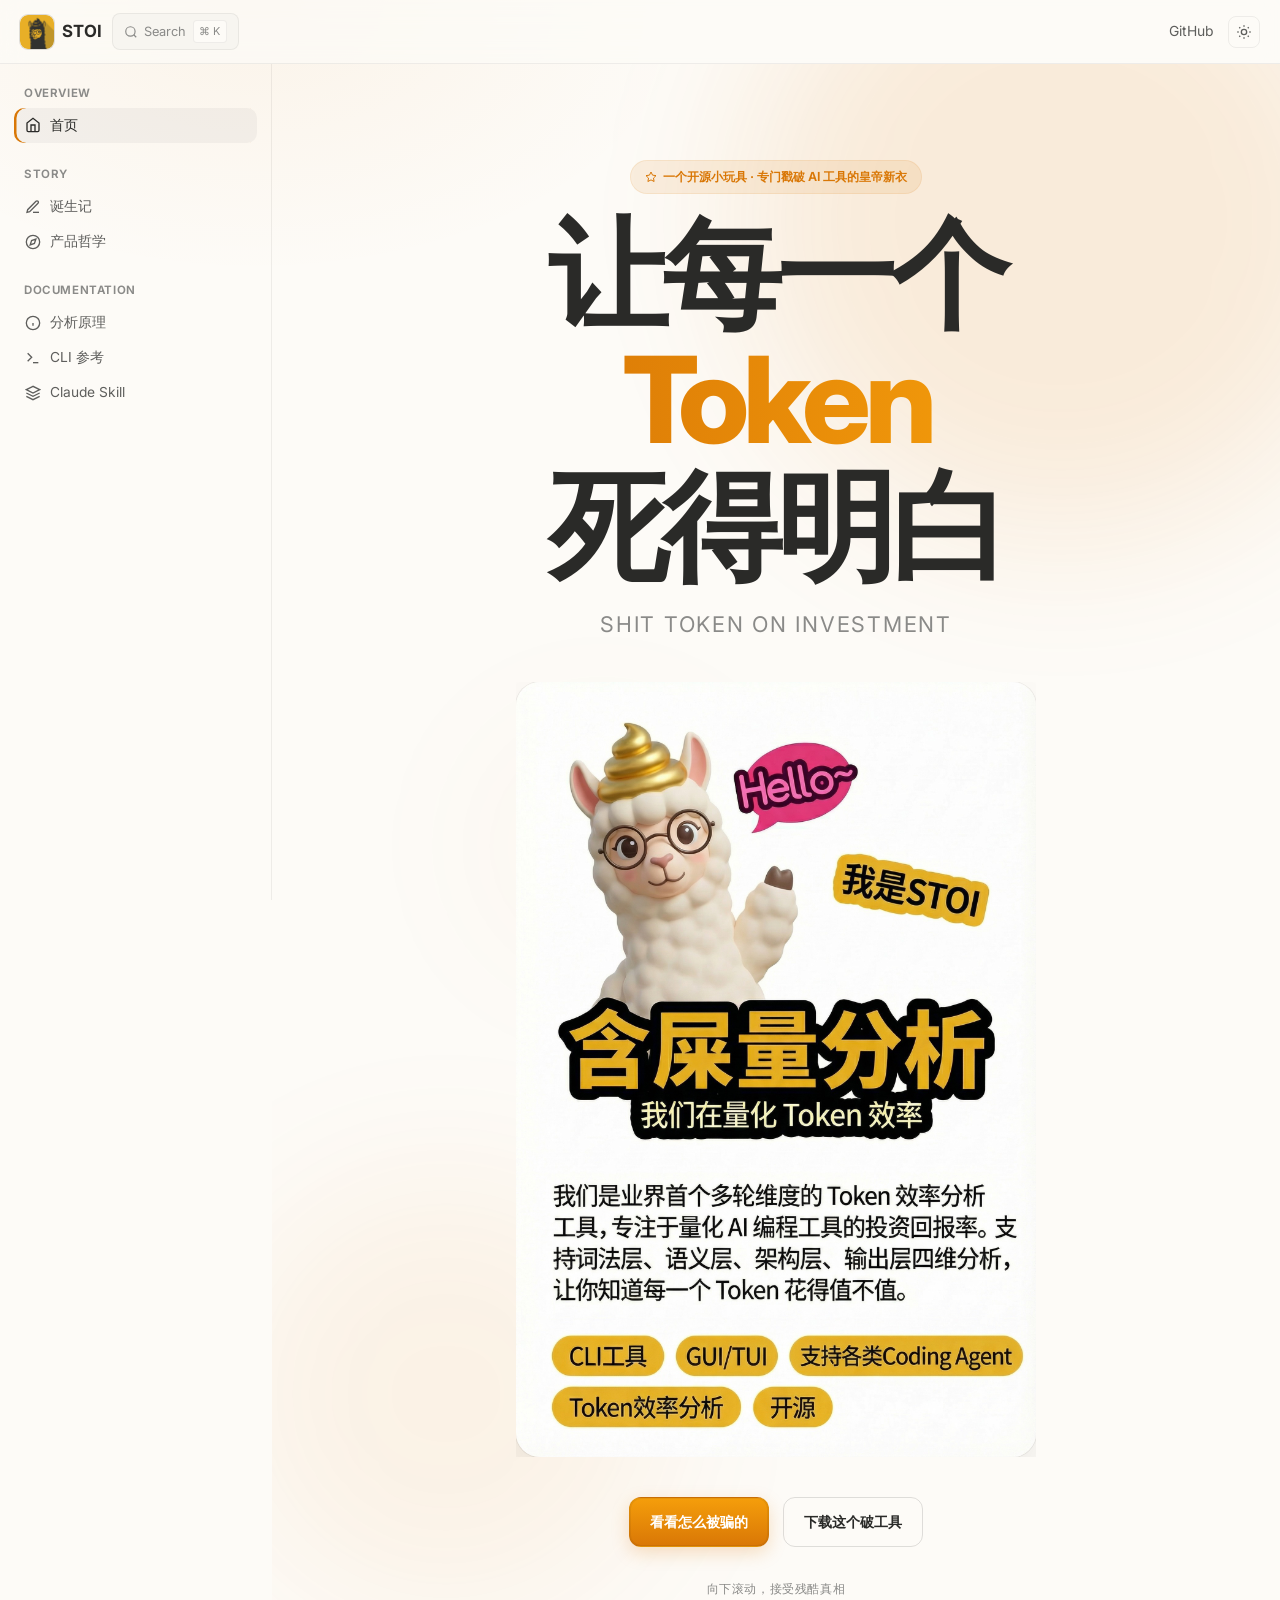
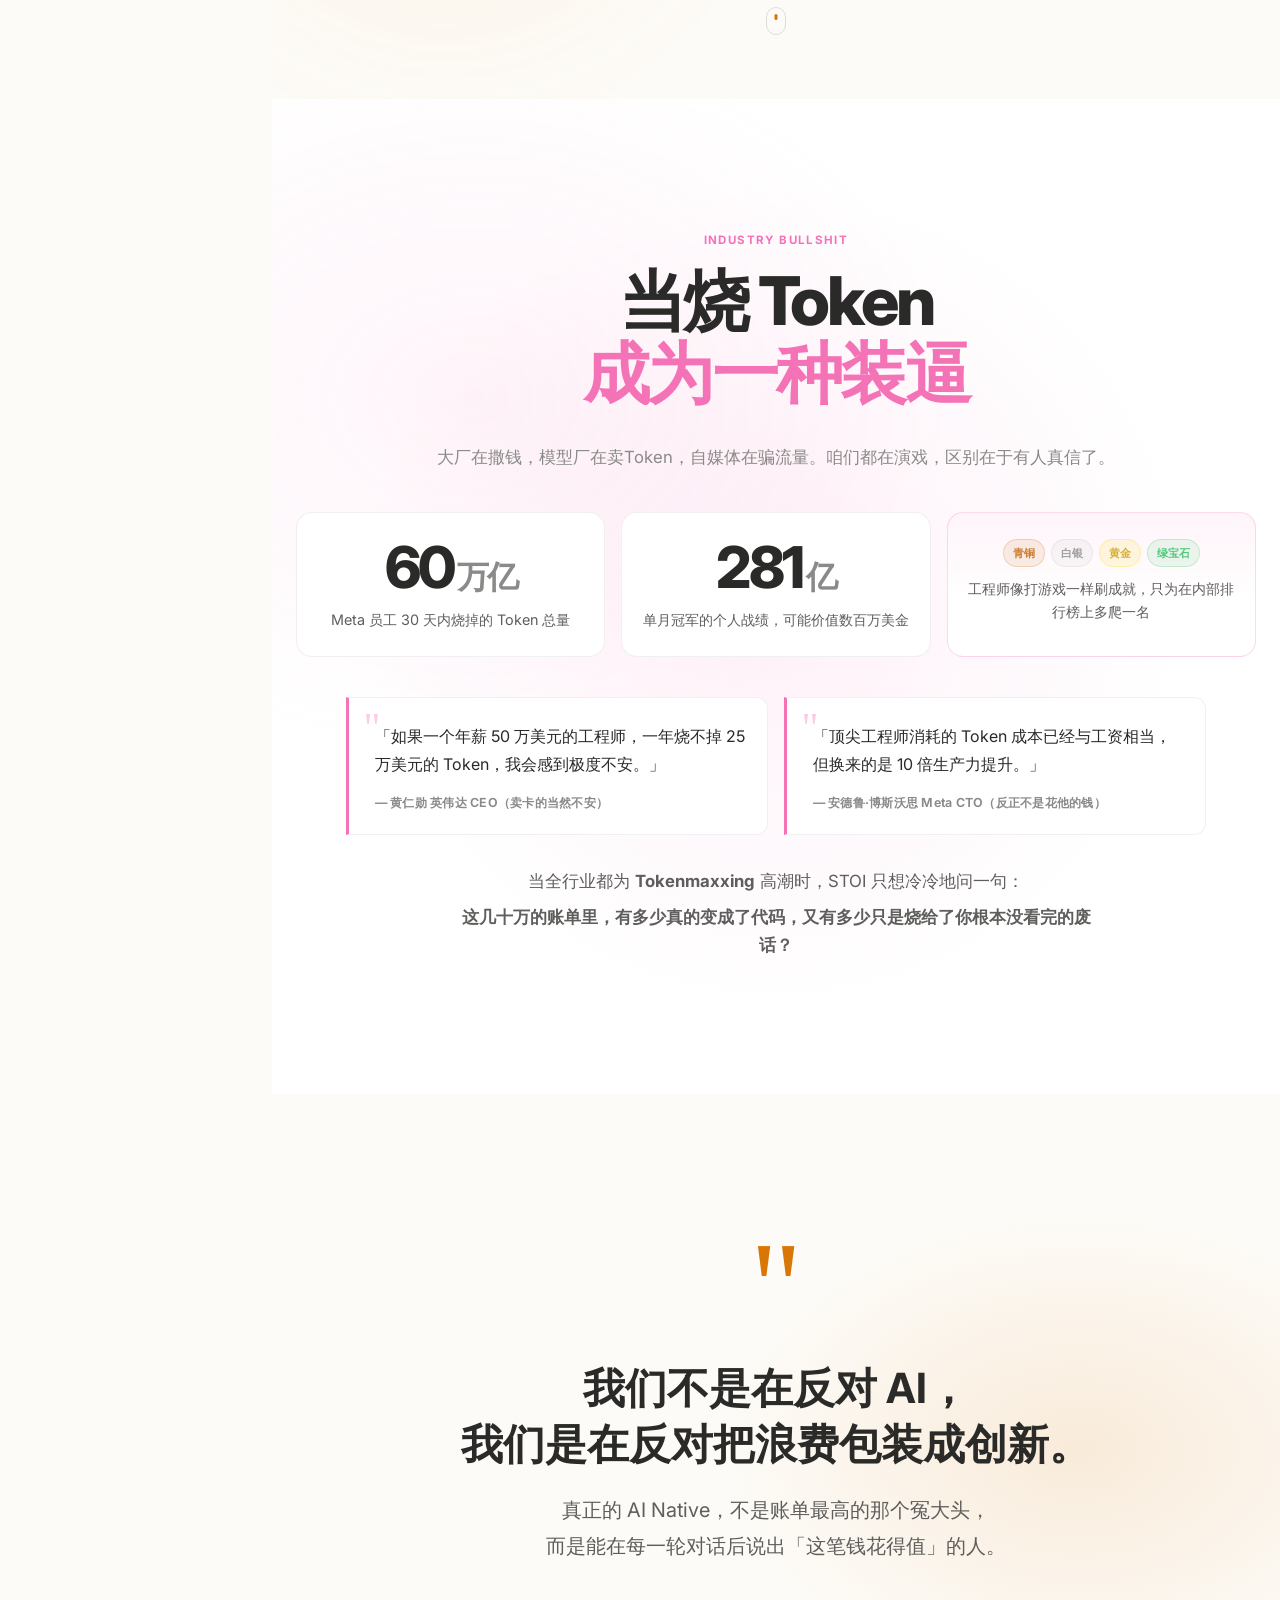
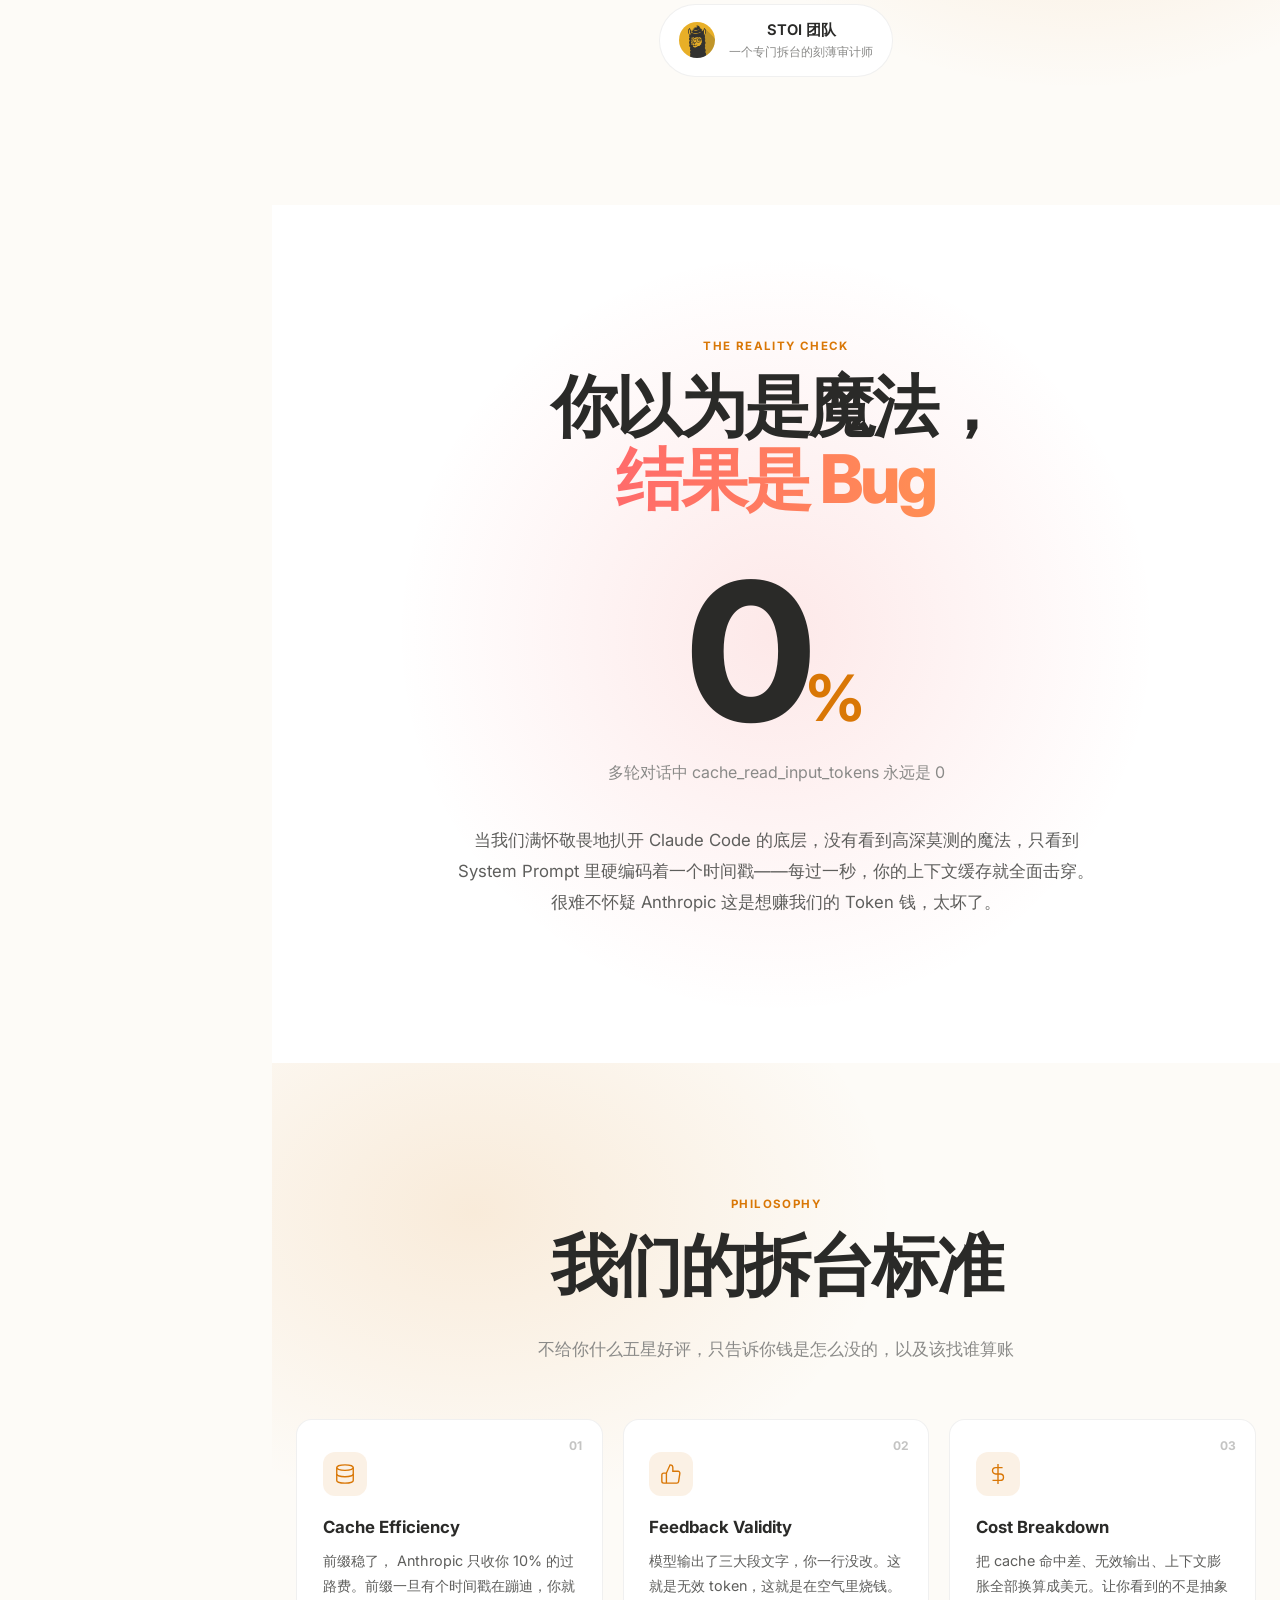
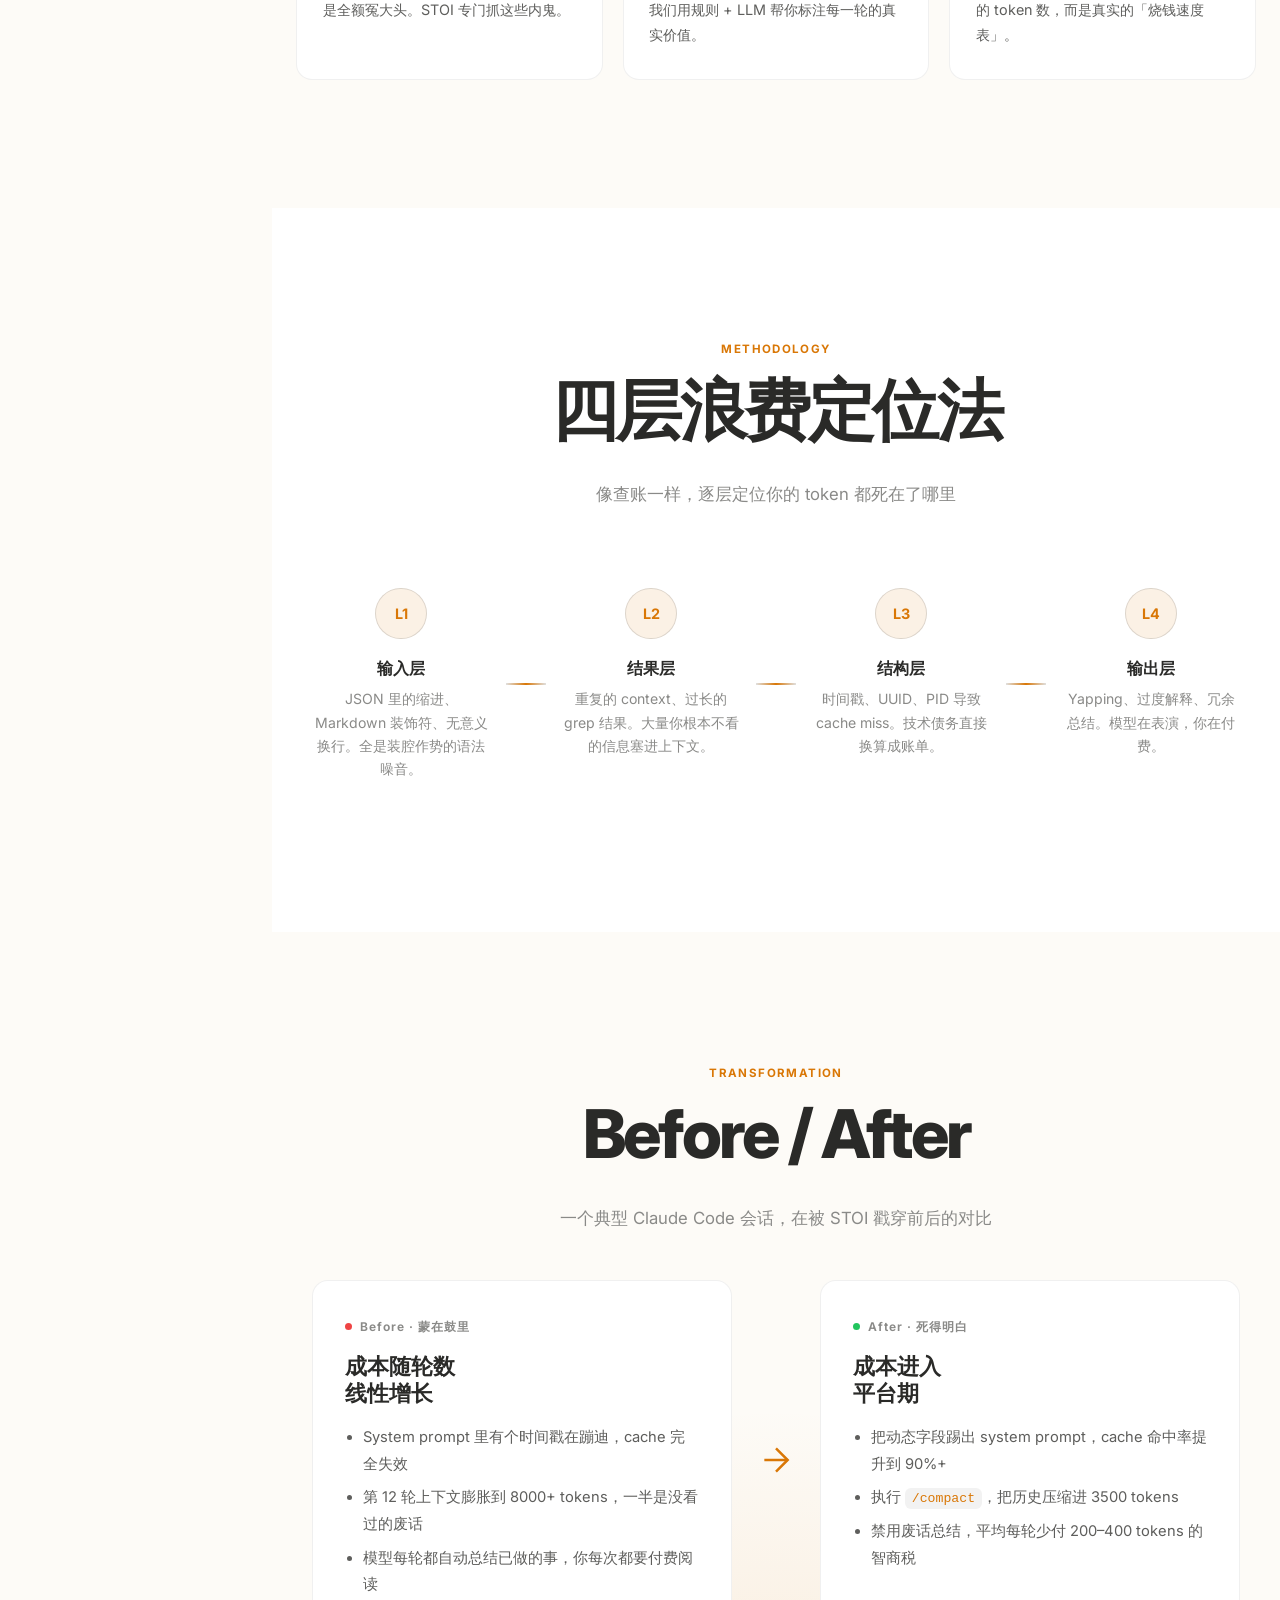
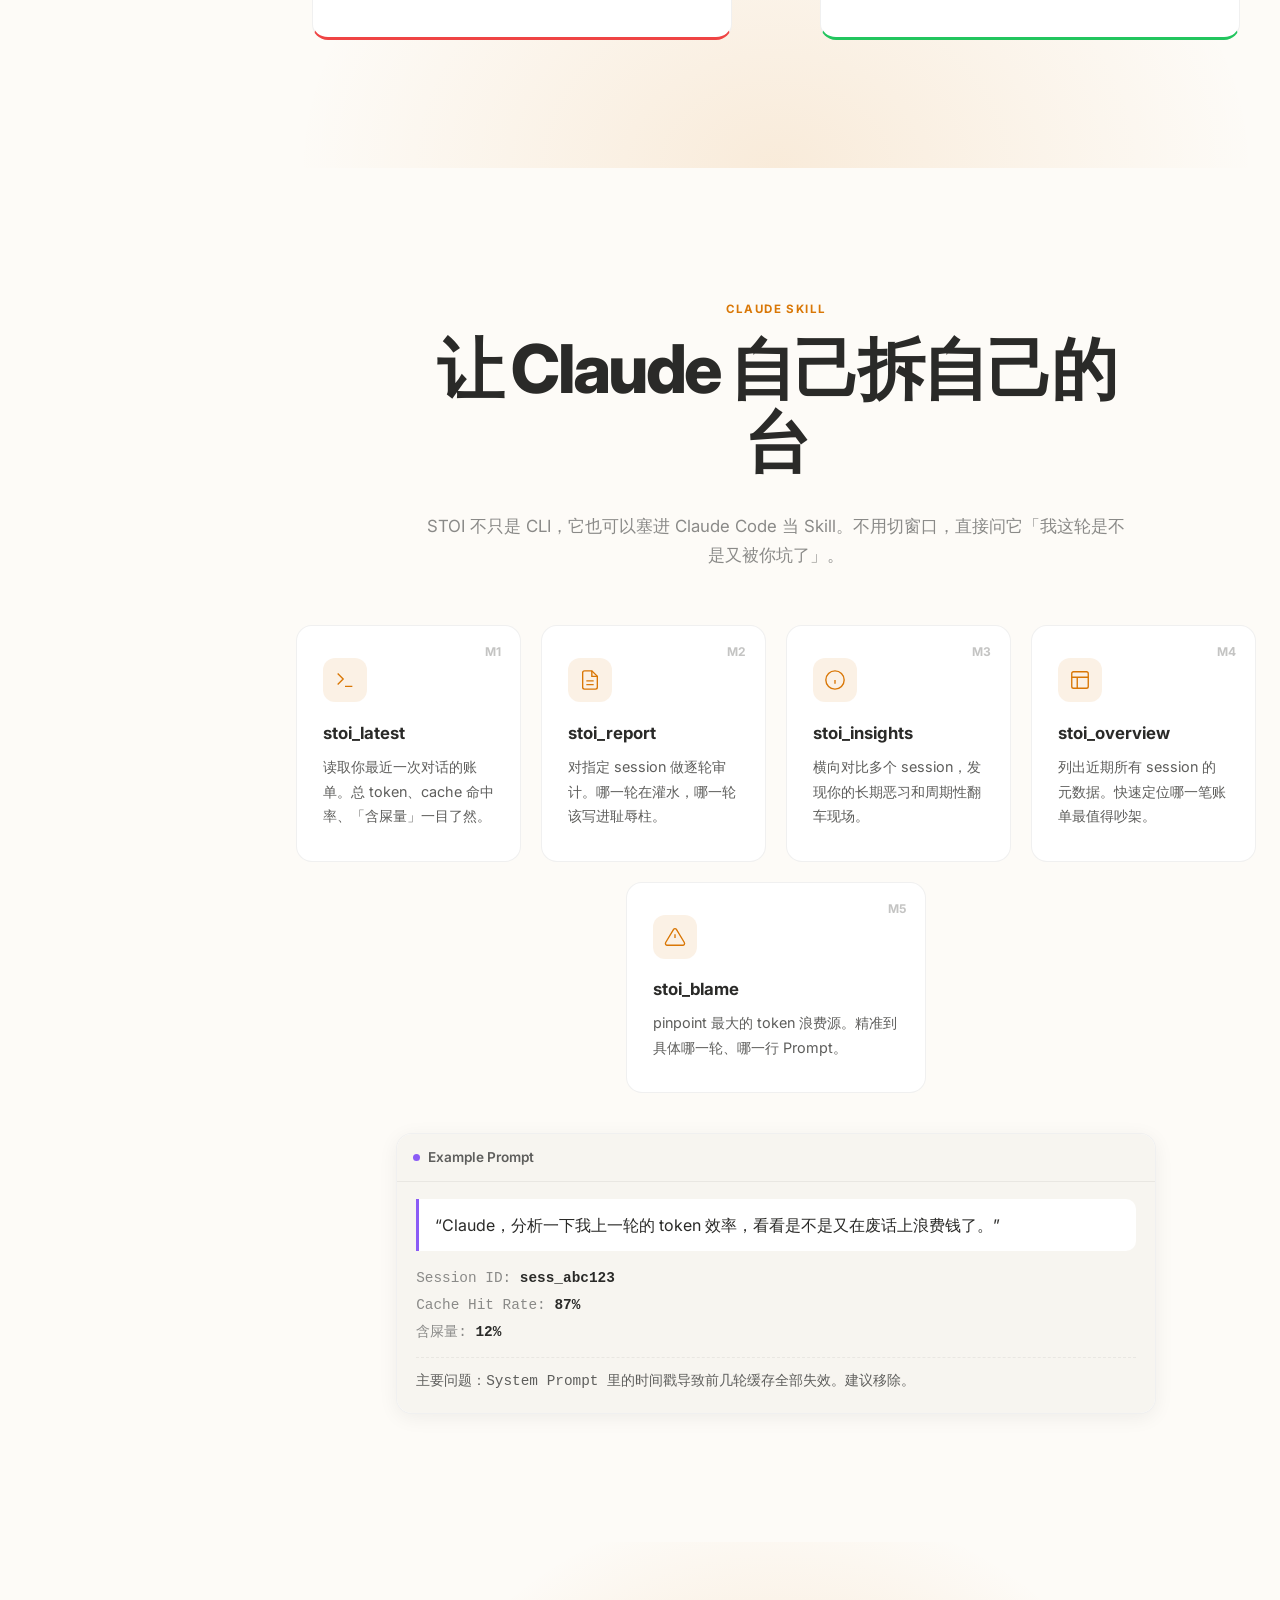
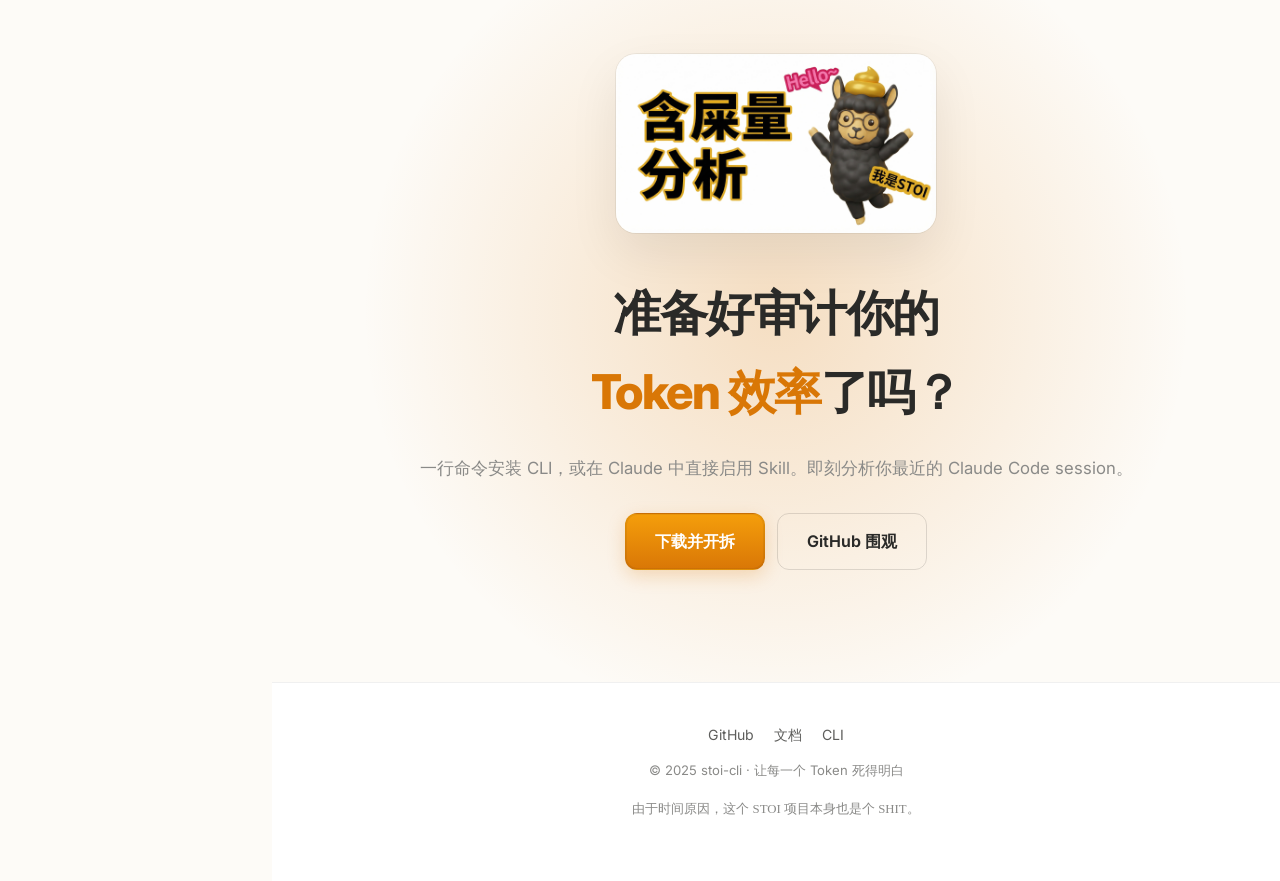
<file: site/index.html>
<!DOCTYPE html>
<html lang="zh-CN">
<head>
  <meta charset="UTF-8">
  <meta name="viewport" content="width=device-width, initial-scale=1.0">
  <title>STOI — Shit Token On Investment</title>
  <link rel="preconnect" href="https://fonts.googleapis.com">
  <link rel="preconnect" href="https://fonts.gstatic.com" crossorigin>
  <link href="https://fonts.googleapis.com/css2?family=Inter:wght@400;500;600;700;800&display=swap" rel="stylesheet">
  <script>(function(){var s=localStorage.getItem('theme'),d=window.matchMedia('(prefers-color-scheme: dark)').matches;document.documentElement.setAttribute('data-theme',s||(d?'dark':'light'));})();</script>
  <link rel="icon" type="image/svg+xml" href="./favicon.svg">
  <link rel="stylesheet" href="./styles.css">
</head>
<body>
  <div class="page-shell">
    <header class="top-nav">
      <div class="top-nav-inner">
        <div class="nav-left">
          <a class="nav-logo" href="./index.html" data-pjax>
            <img src="./assets/images/logo.png" alt="STOI">
            <span>STOI</span>
          </a>
          <div class="nav-search" id="search-trigger" aria-label="Search" role="button" tabindex="0">
            <svg width="14" height="14" viewBox="0 0 24 24" fill="none" stroke="currentColor" stroke-width="2"><circle cx="11" cy="11" r="8"/><path d="m21 21-4.3-4.3"/></svg>
            <span>Search</span>
            <kbd>⌘ K</kbd>
          </div>
        </div>
        <div class="nav-right">
          <a href="https://github.com/KevinYoung-Kw/stoi-cli" target="_blank" rel="noopener">GitHub</a>
          <button class="theme-toggle" id="theme-toggle" aria-label="Toggle theme">
            <svg class="moon" width="16" height="16" viewBox="0 0 24 24" fill="none" stroke="currentColor" stroke-width="2"><path d="M12 3a6 6 0 0 0 9 9 9 9 0 1 1-9-9Z"/></svg>
            <svg class="sun" width="16" height="16" viewBox="0 0 24 24" fill="none" stroke="currentColor" stroke-width="2" style="display:none"><circle cx="12" cy="12" r="4"/><path d="M12 2v2"/><path d="M12 20v2"/><path d="m4.93 4.93 1.41 1.41"/><path d="m17.66 17.66 1.41 1.41"/><path d="M2 12h2"/><path d="M20 12h2"/><path d="m6.34 17.66-1.41 1.41"/><path d="m19.07 4.93-1.41 1.41"/></svg>
          </button>
          <button class="mobile-menu-btn" aria-label="Open menu" aria-expanded="false" id="mobile-menu-btn">
            <svg width="18" height="18" viewBox="0 0 24 24" fill="none" stroke="currentColor" stroke-width="2">
              <line x1="3" y1="6" x2="21" y2="6"></line>
              <line x1="3" y1="12" x2="21" y2="12"></line>
              <line x1="3" y1="18" x2="21" y2="18"></line>
            </svg>
          </button>
        </div>
      </div>
    </header>

    <aside class="sidebar" id="sidebar">
      <div class="sidebar-scroll">
        <div class="sidebar-group">
          <div class="sidebar-title">Overview</div>
          <a class="sidebar-link is-active" href="./index.html" data-pjax>
            <svg width="16" height="16" viewBox="0 0 24 24" fill="none" stroke="currentColor" stroke-width="2"><path d="M3 9l9-7 9 7v11a2 2 0 0 1-2 2H5a2 2 0 0 1-2-2z"/><polyline points="9 22 9 12 15 12 15 22"/></svg>
            首页
          </a>
        </div>
        <div class="sidebar-group">
          <div class="sidebar-title">Story</div>
          <a class="sidebar-link " href="./story.html" data-pjax>
            <svg width="16" height="16" viewBox="0 0 24 24" fill="none" stroke="currentColor" stroke-width="2"><path d="M12 20h9"/><path d="M16.5 3.5a2.121 2.121 0 0 1 3 3L7 19l-4 1 1-4L16.5 3.5z"/></svg>
            诞生记
          </a>
          <a class="sidebar-link " href="./philosophy.html" data-pjax>
            <svg width="16" height="16" viewBox="0 0 24 24" fill="none" stroke="currentColor" stroke-width="2"><circle cx="12" cy="12" r="10"/><path d="M16.24 7.76l-2.12 6.36-6.36 2.12 2.12-6.36 6.36-2.12z"/></svg>
            产品哲学
          </a>
        </div>
        <div class="sidebar-group">
          <div class="sidebar-title">Documentation</div>
          <a class="sidebar-link " href="./docs.html" data-pjax>
            <svg width="16" height="16" viewBox="0 0 24 24" fill="none" stroke="currentColor" stroke-width="2"><circle cx="12" cy="12" r="10"/><path d="M12 16v-4"/><path d="M12 8h.01"/></svg>
            分析原理
          </a>
          <a class="sidebar-link " href="./cli.html" data-pjax>
            <svg width="16" height="16" viewBox="0 0 24 24" fill="none" stroke="currentColor" stroke-width="2"><polyline points="4 17 10 11 4 5"/><line x1="12" y1="19" x2="20" y2="19"/></svg>
            CLI 参考
          </a>
          <a class="sidebar-link " href="./skill.html" data-pjax>
            <svg width="16" height="16" viewBox="0 0 24 24" fill="none" stroke="currentColor" stroke-width="2"><path d="M12 2L2 7l10 5 10-5-10-5z"/><path d="M2 17l10 5 10-5"/><path d="M2 12l10 5 10-5"/></svg>
            Claude Skill
          </a>
        </div>
      </div>
    </aside>

    <div class="sidebar-overlay" id="sidebar-overlay"></div>

    <main class="main-content">
      <div id="content-root">

        <!-- Hero -->
        <section class="landing-hero">
          <div class="hero-orb hero-orb-1"></div>
          <div class="hero-orb hero-orb-2"></div>
          <div class="hero-orb hero-orb-3"></div>
          <div class="hero-content">
            <div class="hero-badge reveal">
              <svg width="12" height="12" viewBox="0 0 24 24" fill="none" stroke="currentColor" stroke-width="2"><polygon points="12 2 15.09 8.26 22 9.27 17 14.14 18.18 21.02 12 17.77 5.82 21.02 7 14.14 2 9.27 8.91 8.26 12 2"/></svg>
              一个开源小玩具 · 专门戳破 AI 工具的皇帝新衣
            </div>
            <h1 class="hero-title-kinetic reveal reveal-delay-1">
              <span class="title-line">让每一个</span>
              <span class="title-line accent">Token</span>
              <span class="title-line">死得明白</span>
            </h1>
            <p class="hero-subtitle-kinetic reveal reveal-delay-2">Shit Token On Investment</p>
            <div class="hero-visual reveal reveal-delay-2">
              <img src="./assets/images/poster.jpg" alt="STOI 含屎量分析">
            </div>
            <div class="hero-cta reveal reveal-delay-3">
              <a class="btn btn-primary" href="./docs.html" data-pjax>看看怎么被骗的</a>
              <a class="btn btn-secondary" href="./cli.html" data-pjax>下载这个破工具</a>
            </div>
          </div>
          <div class="hero-scroll-hint reveal reveal-delay-4">
            <span>向下滚动，接受残酷真相</span>
            <div class="scroll-arrow"></div>
          </div>
        </section>

        <!-- Meta / Industry Context -->
        <section class="landing-section tokenmaxx-section">
          <div class="tokenmaxx-content">
            <div class="tokenmaxx-header reveal">
              <span class="section-label" style="color:#f472b6">INDUSTRY BULLSHIT</span>
              <h2 class="section-title">
                当烧 Token<br><span style="color:#f472b6">成为一种装逼</span>
              </h2>
              <p class="section-subtitle">大厂在撒钱，模型厂在卖Token，自媒体在骗流量。咱们都在演戏，区别在于有人真信了。</p>
            </div>

            <div class="tokenmaxx-stats">
              <div class="tm-stat reveal reveal-delay-1">
                <div class="tm-number">60<span class="tm-unit">万亿</span></div>
                <p>Meta 员工 30 天内烧掉的 Token 总量</p>
              </div>
              <div class="tm-stat reveal reveal-delay-2">
                <div class="tm-number">281<span class="tm-unit">亿</span></div>
                <p>单月冠军的个人战绩，可能价值数百万美金</p>
              </div>
              <div class="tm-stat tm-highlight reveal reveal-delay-3">
                <div class="tm-badges">
                  <span class="tm-badge bronze">青铜</span>
                  <span class="tm-badge silver">白银</span>
                  <span class="tm-badge gold">黄金</span>
                  <span class="tm-badge emerald">绿宝石</span>
                </div>
                <p>工程师像打游戏一样刷成就，只为在内部排行榜上多爬一名</p>
              </div>
            </div>

            <div class="tokenmaxx-quotes reveal reveal-delay-2">
              <div class="tm-quote">
                <p>「如果一个年薪 50 万美元的工程师，一年烧不掉 25 万美元的 Token，我会感到极度不安。」</p>
                <cite>— 黄仁勋 <span>英伟达 CEO（卖卡的当然不安）</span></cite>
              </div>
              <div class="tm-quote">
                <p>「顶尖工程师消耗的 Token 成本已经与工资相当，但换来的是 10 倍生产力提升。」</p>
                <cite>— 安德鲁·博斯沃思 <span>Meta CTO（反正不是花他的钱）</span></cite>
              </div>
            </div>

            <div class="tokenmaxx-cta reveal reveal-delay-3">
              <p>当全行业都为 <strong>Tokenmaxxing</strong> 高潮时，STOI 只想冷冷地问一句：</p>
              <p class="tm-punchline">这几十万的账单里，有多少真的变成了代码，又有多少只是烧给了你根本没看完的废话？</p>
            </div>
          </div>
          <div class="tokenmaxx-glow"></div>
        </section>

        <!-- Philosophy Quote -->
        <section class="landing-section quote-section">
          <div class="quote-content">
            <div class="quote-mark reveal">"</div>
            <p class="quote-text reveal reveal-delay-1">
              我们不是在反对 AI，<br>
              <strong>我们是在反对把浪费包装成创新。</strong>
            </p>
            <p class="quote-body reveal reveal-delay-2">
              真正的 AI Native，不是账单最高的那个冤大头，<br class="hide-mobile">
              而是能在每一轮对话后说出「这笔钱花得值」的人。
            </p>
            <div class="quote-signature reveal reveal-delay-3">
              <img src="./assets/images/logo.png" alt="">
              <div>
                <div class="sig-name">STOI 团队</div>
                <div class="sig-role">一个专门拆台的刻薄审计师</div>
              </div>
            </div>
          </div>
        </section>

        <!-- The Problem -->
        <section class="landing-section problem-section">
          <div class="problem-content">
            <div class="problem-header reveal">
              <span class="problem-label">THE REALITY CHECK</span>
              <h2 class="problem-title">
                你以为是魔法，<br><span class="text-gradient-fire">结果是 Bug</span>
              </h2>
            </div>
            <div class="problem-visual reveal reveal-delay-1">
              <div class="burn-stat">
                <div class="burn-number" data-target="0">0</div>
                <div class="burn-unit">%</div>
              </div>
              <p class="burn-caption">多轮对话中 cache_read_input_tokens 永远是 0</p>
            </div>
            <div class="problem-detail reveal reveal-delay-2">
              <p>当我们满怀敬畏地扒开 Claude Code 的底层，没有看到高深莫测的魔法，只看到 System Prompt 里硬编码着一个时间戳——每过一秒，你的上下文缓存就全面击穿。很难不怀疑 Anthropic 这是想赚我们的 Token 钱，太坏了。</p>
            </div>
          </div>
          <div class="problem-glow"></div>
        </section>

        <!-- Three Layers -->
        <section class="landing-section layers-section">
          <div class="layers-header reveal">
            <span class="section-label">PHILOSOPHY</span>
            <h2 class="section-title">我们的拆台标准</h2>
            <p class="section-subtitle">不给你什么五星好评，只告诉你钱是怎么没的，以及该找谁算账</p>
          </div>
          <div class="layers-grid">
            <div class="layer-card reveal reveal-delay-1">
              <div class="layer-number">01</div>
              <div class="layer-icon">
                <svg viewBox="0 0 24 24" fill="none" stroke="currentColor" stroke-width="1.5"><ellipse cx="12" cy="5" rx="9" ry="3"/><path d="M3 5V19A9 3 0 0 0 21 19V5"/><path d="M3 12A9 3 0 0 0 21 12"/></svg>
              </div>
              <h3>Cache Efficiency</h3>
              <p>前缀稳了， Anthropic 只收你 10% 的过路费。前缀一旦有个时间戳在蹦迪，你就是全额冤大头。STOI 专门抓这些内鬼。</p>
            </div>
            <div class="layer-card reveal reveal-delay-2">
              <div class="layer-number">02</div>
              <div class="layer-icon">
                <svg viewBox="0 0 24 24" fill="none" stroke="currentColor" stroke-width="1.5"><path d="M14 9V5a3 3 0 0 0-3-3l-4 9v11h11.28a2 2 0 0 0 2-1.7l1.38-9a2 2 0 0 0-2-2.3zM7 22H4a2 2 0 0 1-2-2v-7a2 2 0 0 1 2-2h3"/></svg>
              </div>
              <h3>Feedback Validity</h3>
              <p>模型输出了三大段文字，你一行没改。这就是无效 token，这就是在空气里烧钱。我们用规则 + LLM 帮你标注每一轮的真实价值。</p>
            </div>
            <div class="layer-card reveal reveal-delay-3">
              <div class="layer-number">03</div>
              <div class="layer-icon">
                <svg viewBox="0 0 24 24" fill="none" stroke="currentColor" stroke-width="1.5"><line x1="12" y1="1" x2="12" y2="23"/><path d="M17 5H9.5a3.5 3.5 0 0 0 0 7h5a3.5 3.5 0 0 1 0 7H6"/></svg>
              </div>
              <h3>Cost Breakdown</h3>
              <p>把 cache 命中差、无效输出、上下文膨胀全部换算成美元。让你看到的不是抽象的 token 数，而是真实的「烧钱速度表」。</p>
            </div>
          </div>
        </section>

        <!-- Four Layers Method -->
        <section class="landing-section method-section">
          <div class="method-header reveal">
            <span class="section-label">METHODOLOGY</span>
            <h2 class="section-title">四层浪费定位法</h2>
            <p class="section-subtitle">像查账一样，逐层定位你的 token 都死在了哪里</p>
          </div>
          <div class="method-track">
            <div class="method-step reveal">
              <div class="step-dot">L1</div>
              <div class="step-content">
                <h4>输入层</h4>
                <p>JSON 里的缩进、Markdown 装饰符、无意义换行。全是装腔作势的语法噪音。</p>
              </div>
            </div>
            <div class="method-connector reveal reveal-delay-1"></div>
            <div class="method-step reveal reveal-delay-1">
              <div class="step-dot">L2</div>
              <div class="step-content">
                <h4>结果层</h4>
                <p>重复的 context、过长的 grep 结果。大量你根本不看的信息塞进上下文。</p>
              </div>
            </div>
            <div class="method-connector reveal reveal-delay-2"></div>
            <div class="method-step reveal reveal-delay-2">
              <div class="step-dot">L3</div>
              <div class="step-content">
                <h4>结构层</h4>
                <p>时间戳、UUID、PID 导致 cache miss。技术债务直接换算成账单。</p>
              </div>
            </div>
            <div class="method-connector reveal reveal-delay-3"></div>
            <div class="method-step reveal reveal-delay-3">
              <div class="step-dot">L4</div>
              <div class="step-content">
                <h4>输出层</h4>
                <p>Yapping、过度解释、冗余总结。模型在表演，你在付费。</p>
              </div>
            </div>
          </div>
        </section>

        <!-- Before / After -->
        <section class="landing-section transform-section">
          <div class="transform-header reveal">
            <span class="section-label">TRANSFORMATION</span>
            <h2 class="section-title">Before / After</h2>
            <p class="section-subtitle">一个典型 Claude Code 会话，在被 STOI 戳穿前后的对比</p>
          </div>
          <div class="transform-stage">
            <div class="transform-card negative reveal">
              <div class="transform-status">
                <span class="status-dot"></span>
                Before · 蒙在鼓里
              </div>
              <h3>成本随轮数<br>线性增长</h3>
              <ul>
                <li>System prompt 里有个时间戳在蹦迪，cache 完全失效</li>
                <li>第 12 轮上下文膨胀到 8000+ tokens，一半是没看过的废话</li>
                <li>模型每轮都自动总结已做的事，你每次都要付费阅读</li>
              </ul>
            </div>
            <div class="transform-arrow reveal reveal-delay-1">
              <svg width="48" height="48" viewBox="0 0 24 24" fill="none" stroke="currentColor" stroke-width="1.5"><path d="M5 12h14"/><path d="m12 5 7 7-7 7"/></svg>
            </div>
            <div class="transform-card positive reveal reveal-delay-2">
              <div class="transform-status">
                <span class="status-dot"></span>
                After · 死得明白
              </div>
              <h3>成本进入<br>平台期</h3>
              <ul>
                <li>把动态字段踢出 system prompt，cache 命中率提升到 90%+</li>
                <li>执行 <code>/compact</code>，把历史压缩进 3500 tokens</li>
                <li>禁用废话总结，平均每轮少付 200–400 tokens 的智商税</li>
              </ul>
            </div>
          </div>
        </section>

        <!-- Claude Skill -->
        <section class="landing-section skill-section">
          <div class="layers-header reveal">
            <span class="section-label">CLAUDE SKILL</span>
            <h2 class="section-title">让 Claude 自己拆自己的台</h2>
            <p class="section-subtitle">STOI 不只是 CLI，它也可以塞进 Claude Code 当 Skill。不用切窗口，直接问它「我这轮是不是又被你坑了」。</p>
          </div>
          <div class="layers-grid">
            <div class="layer-card reveal">
              <div class="layer-number">M1</div>
              <div class="layer-icon">
                <svg viewBox="0 0 24 24" fill="none" stroke="currentColor" stroke-width="1.5"><polyline points="4 17 10 11 4 5"/><line x1="12" y1="19" x2="20" y2="19"/></svg>
              </div>
              <h3>stoi_latest</h3>
              <p>读取你最近一次对话的账单。总 token、cache 命中率、「含屎量」一目了然。</p>
            </div>
            <div class="layer-card reveal reveal-delay-1">
              <div class="layer-number">M2</div>
              <div class="layer-icon">
                <svg viewBox="0 0 24 24" fill="none" stroke="currentColor" stroke-width="1.5"><path d="M14 2H6a2 2 0 0 0-2 2v16a2 2 0 0 0 2 2h12a2 2 0 0 0 2-2V8z"/><polyline points="14 2 14 8 20 8"/><line x1="16" y1="13" x2="8" y2="13"/><line x1="16" y1="17" x2="8" y2="17"/></svg>
              </div>
              <h3>stoi_report</h3>
              <p>对指定 session 做逐轮审计。哪一轮在灌水，哪一轮该写进耻辱柱。</p>
            </div>
            <div class="layer-card reveal reveal-delay-2">
              <div class="layer-number">M3</div>
              <div class="layer-icon">
                <svg viewBox="0 0 24 24" fill="none" stroke="currentColor" stroke-width="1.5"><circle cx="12" cy="12" r="10"/><line x1="12" y1="16" x2="12" y2="12"/><line x1="12" y1="8" x2="12.01" y2="8"/></svg>
              </div>
              <h3>stoi_insights</h3>
              <p>横向对比多个 session，发现你的长期恶习和周期性翻车现场。</p>
            </div>
            <div class="layer-card reveal reveal-delay-3">
              <div class="layer-number">M4</div>
              <div class="layer-icon">
                <svg viewBox="0 0 24 24" fill="none" stroke="currentColor" stroke-width="1.5"><rect x="3" y="3" width="18" height="18" rx="2" ry="2"/><line x1="3" y1="9" x2="21" y2="9"/><line x1="9" y1="21" x2="9" y2="9"/></svg>
              </div>
              <h3>stoi_overview</h3>
              <p>列出近期所有 session 的元数据。快速定位哪一笔账单最值得吵架。</p>
            </div>
            <div class="layer-card reveal reveal-delay-1">
              <div class="layer-number">M5</div>
              <div class="layer-icon">
                <svg viewBox="0 0 24 24" fill="none" stroke="currentColor" stroke-width="1.5"><path d="M10.29 3.86 1.82 18a2 2 0 0 0 1.71 3h16.94a2 2 0 0 0 1.71-3L13.71 3.86a2 2 0 0 0-3.42 0z"/><line x1="12" y1="9" x2="12" y2="13"/><line x1="12" y1="17" x2="12.01" y2="17"/></svg>
              </div>
              <h3>stoi_blame</h3>
              <p> pinpoint 最大的 token 浪费源。精准到具体哪一轮、哪一行 Prompt。</p>
            </div>
          </div>

          <div class="skill-demo reveal reveal-delay-2">
            <div class="demo-header">
              <span class="status-dot" style="background:#8b5cf6;"></span>
              <span>Example Prompt</span>
            </div>
            <div class="demo-body">
              <p class="demo-prompt">“Claude，分析一下我上一轮的 token 效率，看看是不是又在废话上浪费钱了。”</p>
              <div class="demo-response">
                <div class="response-line"><span class="response-key">Session ID:</span> <span class="response-value">sess_abc123</span></div>
                <div class="response-line"><span class="response-key">Cache Hit Rate:</span> <span class="response-value">87%</span></div>
                <div class="response-line"><span class="response-key">含屎量:</span> <span class="response-value">12%</span></div>
                <div class="response-note">主要问题：System Prompt 里的时间戳导致前几轮缓存全部失效。建议移除。</div>
              </div>
            </div>
          </div>
        </section>

        <!-- CTA -->
        <section class="landing-section cta-section">
          <div class="cta-glow"></div>
          <img class="cta-banner reveal" src="./assets/images/banner.jpg" alt="STOI">
          <h2 class="cta-title reveal reveal-delay-1">准备好审计你的<br><span class="accent">Token 效率</span>了吗？</h2>
          <p class="cta-lead reveal reveal-delay-2">一行命令安装 CLI，或在 Claude 中直接启用 Skill。即刻分析你最近的 Claude Code session。</p>
          <div class="btn-group reveal reveal-delay-3">
            <a class="btn btn-primary btn-large" href="./cli.html" data-pjax>下载并开拆</a>
            <a class="btn btn-secondary btn-large" href="https://github.com/KevinYoung-Kw/stoi-cli/tree/main/skills/stoi" target="_blank" rel="noopener">GitHub 围观</a>
          </div>
        </section>

        <footer class="site-footer landing-footer">
          <div class="footer-links">
            <a href="https://github.com/KevinYoung-Kw/stoi-cli" target="_blank" rel="noopener">GitHub</a>
            <a href="./docs.html" data-pjax>文档</a>
            <a href="./cli.html" data-pjax>CLI</a>
          </div>
          <p class="footer-copy">© 2025 stoi-cli · 让每一个 Token 死得明白</p>
          <p class="footer-zicha handwritten">由于时间原因，这个 STOI 项目本身也是个 SHIT。</p>
        </footer>

      </div>
    </main>
  </div>

  <div class="search-modal" id="search-modal" role="dialog" aria-modal="true" aria-label="Search">
    <div class="search-panel">
      <div class="search-input-wrap">
        <svg width="16" height="16" viewBox="0 0 24 24" fill="none" stroke="currentColor" stroke-width="2"><circle cx="11" cy="11" r="8"/><path d="m21 21-4.3-4.3"/></svg>
        <input type="text" id="search-input" placeholder="Search pages..." autocomplete="off">
      </div>
      <div class="search-results" id="search-results"></div>
    </div>
  </div>

  <script src="./nav.js"></script>
</body>
</html>
</file>
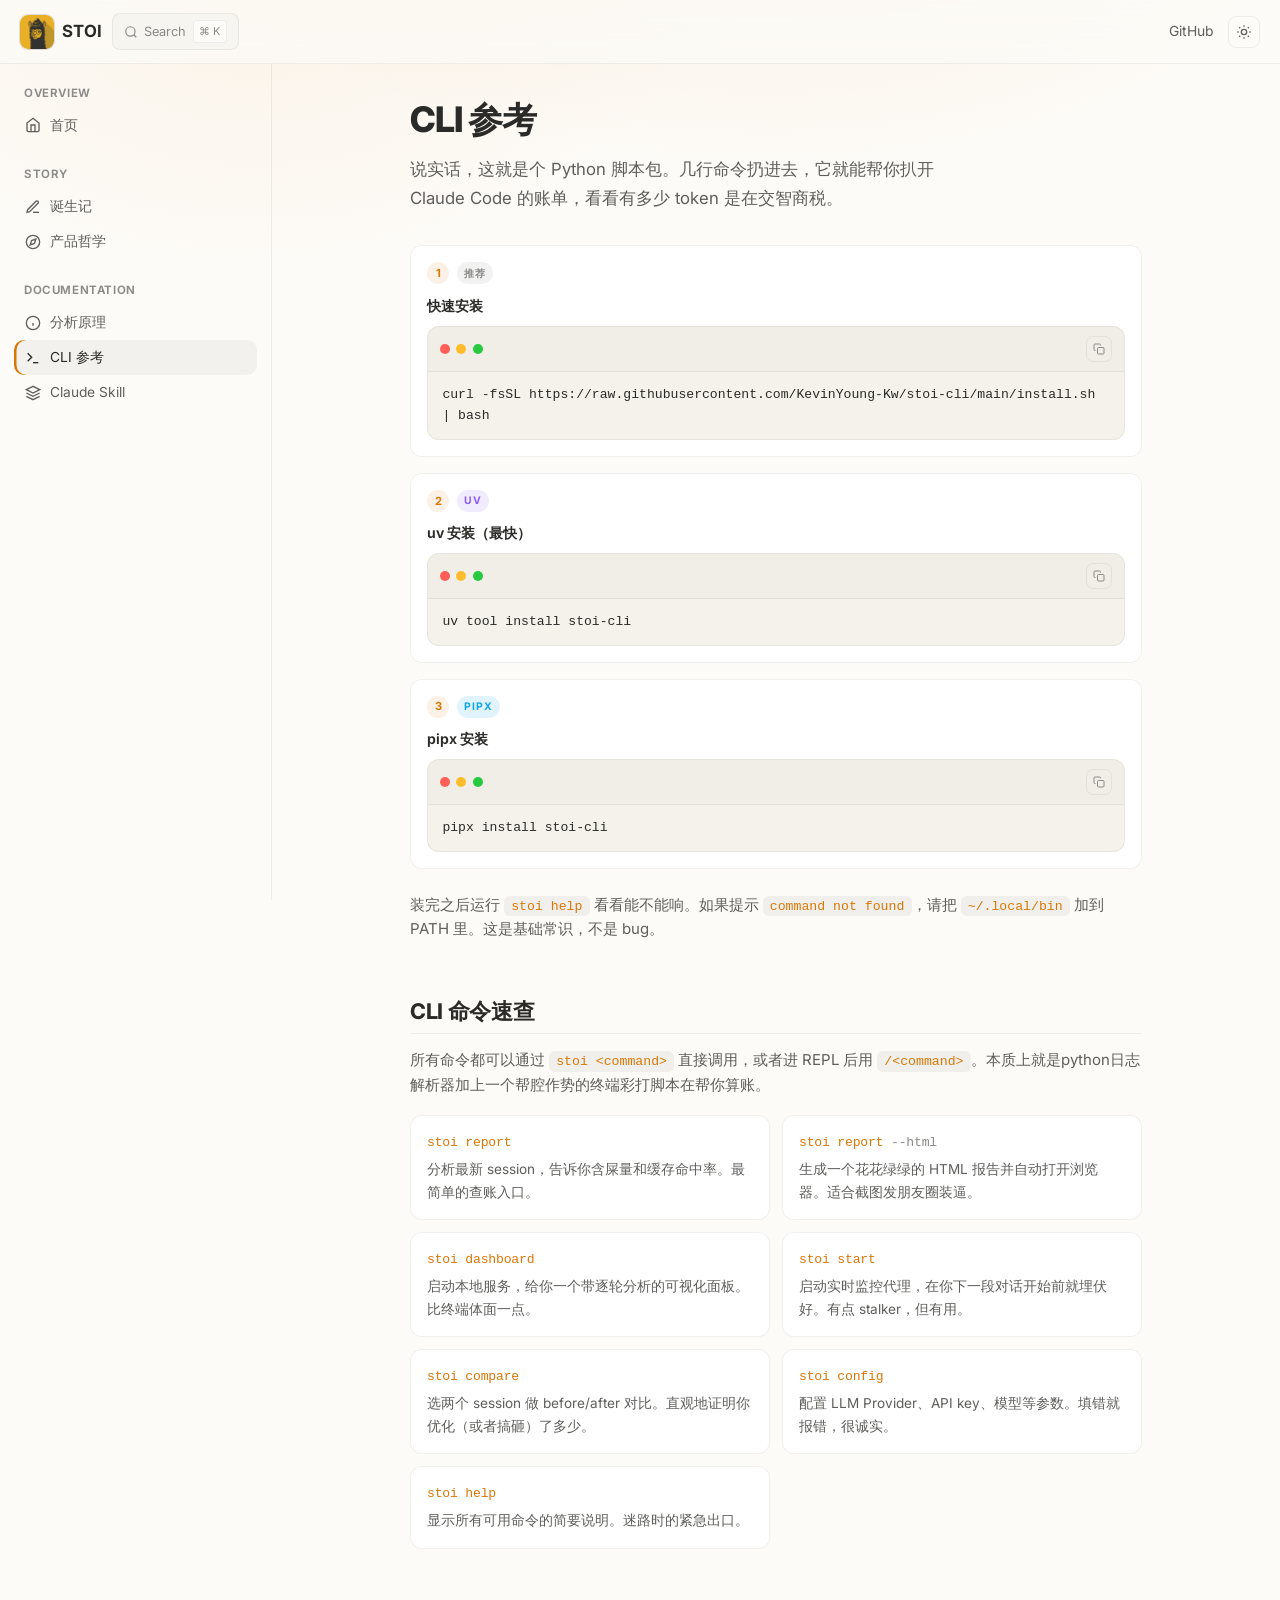
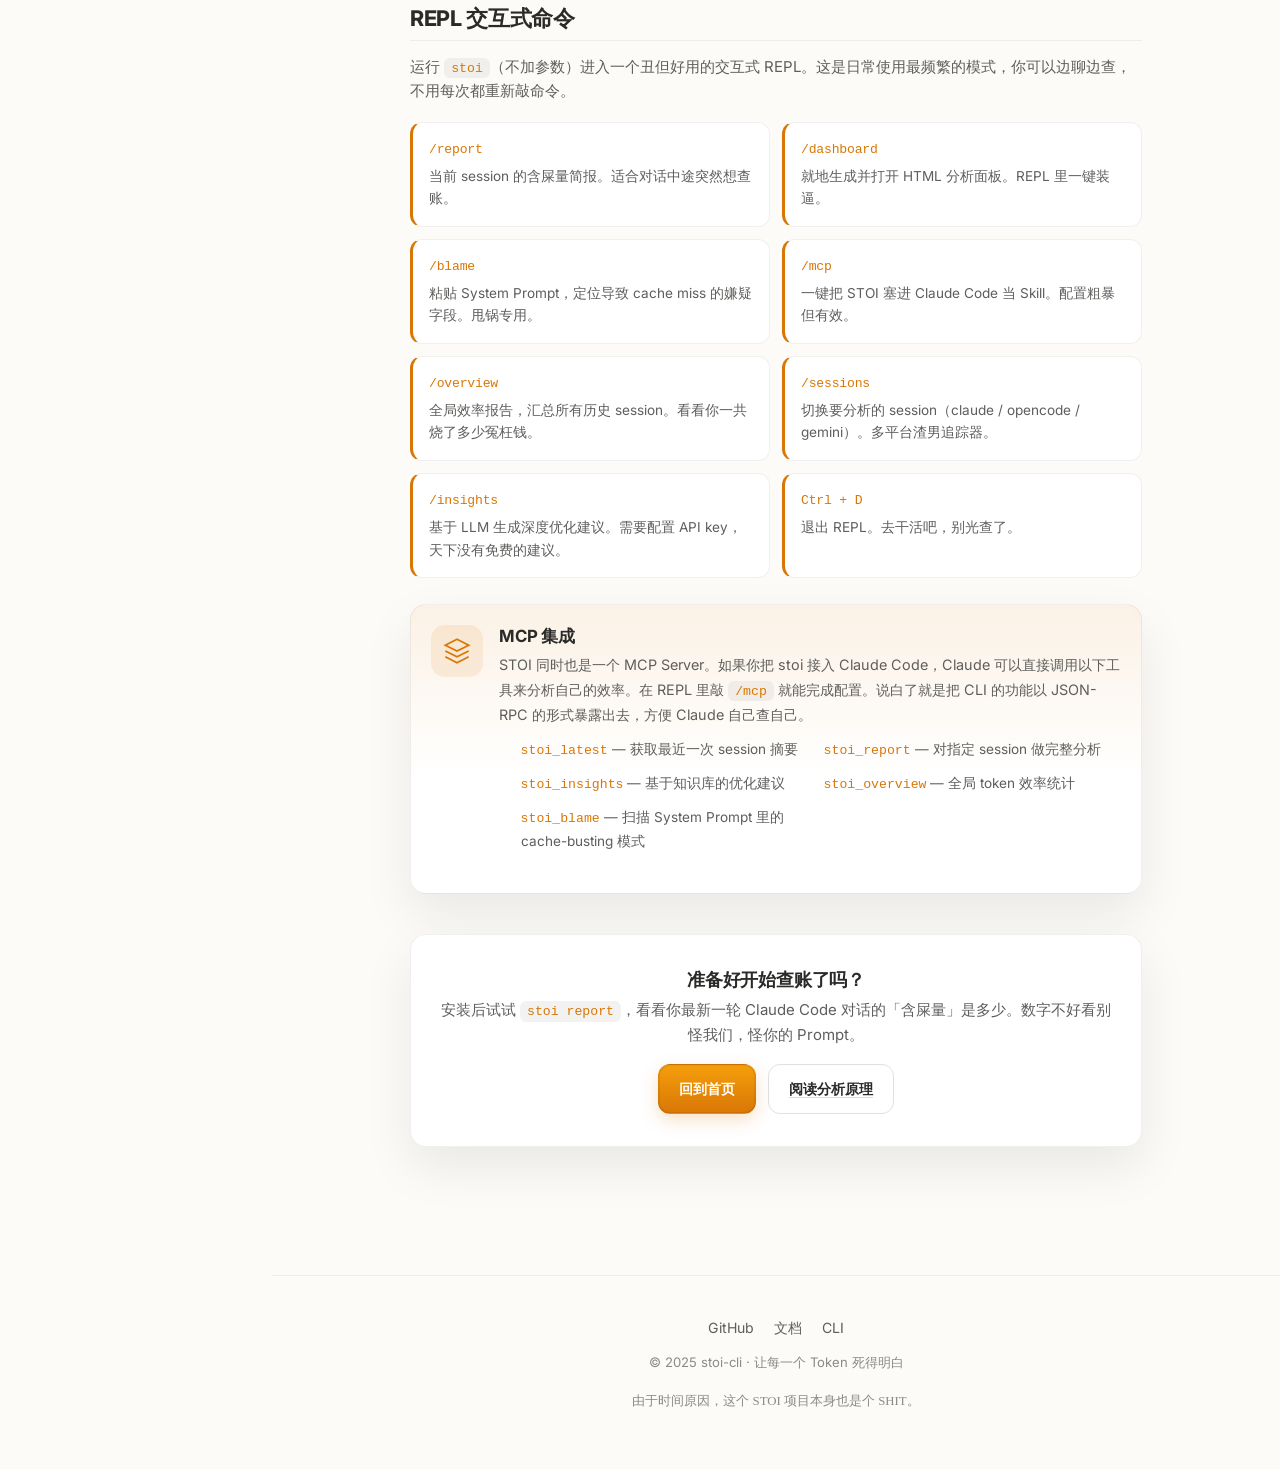
<file: site/cli.html>
<!DOCTYPE html>
<html lang="zh-CN">
<head>
  <meta charset="UTF-8">
  <meta name="viewport" content="width=device-width, initial-scale=1.0">
  <title>STOI CLI 参考</title>
  <link rel="preconnect" href="https://fonts.googleapis.com">
  <link rel="preconnect" href="https://fonts.gstatic.com" crossorigin>
  <link href="https://fonts.googleapis.com/css2?family=Inter:wght@400;500;600;700;800&display=swap" rel="stylesheet">
  <script>(function(){var s=localStorage.getItem('theme'),d=window.matchMedia('(prefers-color-scheme: dark)').matches;document.documentElement.setAttribute('data-theme',s||(d?'dark':'light'));})();</script>
  <link rel="icon" type="image/svg+xml" href="./favicon.svg">
  <link rel="stylesheet" href="./styles.css">
</head>
<body>
  <div class="page-shell">
    <header class="top-nav">
      <div class="top-nav-inner">
        <div class="nav-left">
          <a class="nav-logo" href="./index.html" data-pjax>
            <img src="./assets/images/logo.png" alt="STOI">
            <span>STOI</span>
          </a>
          <div class="nav-search" id="search-trigger" aria-label="Search" role="button" tabindex="0">
            <svg width="14" height="14" viewBox="0 0 24 24" fill="none" stroke="currentColor" stroke-width="2"><circle cx="11" cy="11" r="8"/><path d="m21 21-4.3-4.3"/></svg>
            <span>Search</span>
            <kbd>⌘ K</kbd>
          </div>
        </div>
        <div class="nav-right">
          <a href="https://github.com/KevinYoung-Kw/stoi-cli" target="_blank" rel="noopener">GitHub</a>
          <button class="theme-toggle" id="theme-toggle" aria-label="Toggle theme">
            <svg class="moon" width="16" height="16" viewBox="0 0 24 24" fill="none" stroke="currentColor" stroke-width="2"><path d="M12 3a6 6 0 0 0 9 9 9 9 0 1 1-9-9Z"/></svg>
            <svg class="sun" width="16" height="16" viewBox="0 0 24 24" fill="none" stroke="currentColor" stroke-width="2" style="display:none"><circle cx="12" cy="12" r="4"/><path d="M12 2v2"/><path d="M12 20v2"/><path d="m4.93 4.93 1.41 1.41"/><path d="m17.66 17.66 1.41 1.41"/><path d="M2 12h2"/><path d="M20 12h2"/><path d="m6.34 17.66-1.41 1.41"/><path d="m19.07 4.93-1.41 1.41"/></svg>
          </button>
          <button class="mobile-menu-btn" aria-label="Open menu" aria-expanded="false" id="mobile-menu-btn">
            <svg width="18" height="18" viewBox="0 0 24 24" fill="none" stroke="currentColor" stroke-width="2">
              <line x1="3" y1="6" x2="21" y2="6"></line>
              <line x1="3" y1="12" x2="21" y2="12"></line>
              <line x1="3" y1="18" x2="21" y2="18"></line>
            </svg>
          </button>
        </div>
      </div>
    </header>

    <aside class="sidebar" id="sidebar">
      <div class="sidebar-scroll">
        <div class="sidebar-group">
          <div class="sidebar-title">Overview</div>
          <a class="sidebar-link " href="./index.html" data-pjax>
            <svg width="16" height="16" viewBox="0 0 24 24" fill="none" stroke="currentColor" stroke-width="2"><path d="M3 9l9-7 9 7v11a2 2 0 0 1-2 2H5a2 2 0 0 1-2-2z"/><polyline points="9 22 9 12 15 12 15 22"/></svg>
            首页
          </a>
        </div>
        <div class="sidebar-group">
          <div class="sidebar-title">Story</div>
          <a class="sidebar-link " href="./story.html" data-pjax>
            <svg width="16" height="16" viewBox="0 0 24 24" fill="none" stroke="currentColor" stroke-width="2"><path d="M12 20h9"/><path d="M16.5 3.5a2.121 2.121 0 0 1 3 3L7 19l-4 1 1-4L16.5 3.5z"/></svg>
            诞生记
          </a>
          <a class="sidebar-link " href="./philosophy.html" data-pjax>
            <svg width="16" height="16" viewBox="0 0 24 24" fill="none" stroke="currentColor" stroke-width="2"><circle cx="12" cy="12" r="10"/><path d="M16.24 7.76l-2.12 6.36-6.36 2.12 2.12-6.36 6.36-2.12z"/></svg>
            产品哲学
          </a>
        </div>
        <div class="sidebar-group">
          <div class="sidebar-title">Documentation</div>
          <a class="sidebar-link " href="./docs.html" data-pjax>
            <svg width="16" height="16" viewBox="0 0 24 24" fill="none" stroke="currentColor" stroke-width="2"><circle cx="12" cy="12" r="10"/><path d="M12 16v-4"/><path d="M12 8h.01"/></svg>
            分析原理
          </a>
          <a class="sidebar-link is-active" href="./cli.html" data-pjax>
            <svg width="16" height="16" viewBox="0 0 24 24" fill="none" stroke="currentColor" stroke-width="2"><polyline points="4 17 10 11 4 5"/><line x1="12" y1="19" x2="20" y2="19"/></svg>
            CLI 参考
          </a>
          <a class="sidebar-link " href="./skill.html" data-pjax>
            <svg width="16" height="16" viewBox="0 0 24 24" fill="none" stroke="currentColor" stroke-width="2"><path d="M12 2L2 7l10 5 10-5-10-5z"/><path d="M2 17l10 5 10-5"/><path d="M2 12l10 5 10-5"/></svg>
            Claude Skill
          </a>
        </div>
      </div>
    </aside>

    <div class="sidebar-overlay" id="sidebar-overlay"></div>

    <main class="main-content">
      <div id="content-root">
        <div class="content-wrapper">
          <h1>CLI 参考</h1>
          <p class="hero-lead" style="text-align:left;margin:0 0 2rem">说实话，这就是个 Python 脚本包。几行命令扔进去，它就能帮你扒开 Claude Code 的账单，看看有多少 token 是在交智商税。</p>

          <div class="install-steps">
            <div class="install-step">
              <div class="install-badge">
                <span class="install-num">1</span>
                <span class="install-tag">推荐</span>
              </div>
              <h4>快速安装</h4>
              <div class="code-block copyable" data-copy="curl -fsSL https://raw.githubusercontent.com/KevinYoung-Kw/stoi-cli/main/install.sh | bash">
                <div class="code-header"><span class="dot-r"></span><span class="dot-y"></span><span class="dot-g"></span><button class="copy-btn" aria-label="复制"><svg width="14" height="14" viewBox="0 0 24 24" fill="none" stroke="currentColor" stroke-width="2"><rect x="9" y="9" width="13" height="13" rx="2" ry="2"/><path d="M5 15H4a2 2 0 0 1-2-2V4a2 2 0 0 1 2-2h9a2 2 0 0 1 2 2v1"/></svg></button></div>
                <code>curl -fsSL https://raw.githubusercontent.com/KevinYoung-Kw/stoi-cli/main/install.sh | bash</code>
              </div>
            </div>
            <div class="install-step">
              <div class="install-badge">
                <span class="install-num">2</span>
                <span class="install-tag uv">uv</span>
              </div>
              <h4>uv 安装（最快）</h4>
              <div class="code-block copyable" data-copy="uv tool install stoi-cli">
                <div class="code-header"><span class="dot-r"></span><span class="dot-y"></span><span class="dot-g"></span><button class="copy-btn" aria-label="复制"><svg width="14" height="14" viewBox="0 0 24 24" fill="none" stroke="currentColor" stroke-width="2"><rect x="9" y="9" width="13" height="13" rx="2" ry="2"/><path d="M5 15H4a2 2 0 0 1-2-2V4a2 2 0 0 1 2-2h9a2 2 0 0 1 2 2v1"/></svg></button></div>
                <code>uv tool install stoi-cli</code>
              </div>
            </div>
            <div class="install-step">
              <div class="install-badge">
                <span class="install-num">3</span>
                <span class="install-tag pipx">pipx</span>
              </div>
              <h4>pipx 安装</h4>
              <div class="code-block copyable" data-copy="pipx install stoi-cli">
                <div class="code-header"><span class="dot-r"></span><span class="dot-y"></span><span class="dot-g"></span><button class="copy-btn" aria-label="复制"><svg width="14" height="14" viewBox="0 0 24 24" fill="none" stroke="currentColor" stroke-width="2"><rect x="9" y="9" width="13" height="13" rx="2" ry="2"/><path d="M5 15H4a2 2 0 0 1-2-2V4a2 2 0 0 1 2-2h9a2 2 0 0 1 2 2v1"/></svg></button></div>
                <code>pipx install stoi-cli</code>
              </div>
            </div>
          </div>

          <p>装完之后运行 <code>stoi help</code> 看看能不能响。如果提示 <code>command not found</code>，请把 <code>~/.local/bin</code> 加到 PATH 里。这是基础常识，不是 bug。</p>

          <h2>CLI 命令速查</h2>
          <p>所有命令都可以通过 <code>stoi &lt;command&gt;</code> 直接调用，或者进 REPL 后用 <code>/&lt;command&gt;</code>。本质上就是python日志解析器加上一个帮腔作势的终端彩打脚本在帮你算账。</p>

          <div class="cmd-grid">
            <div class="cmd-card">
              <div class="cmd-name">stoi report</div>
              <p>分析最新 session，告诉你含屎量和缓存命中率。最简单的查账入口。</p>
            </div>
            <div class="cmd-card">
              <div class="cmd-name">stoi report <span class="cmd-flag">--html</span></div>
              <p>生成一个花花绿绿的 HTML 报告并自动打开浏览器。适合截图发朋友圈装逼。</p>
            </div>
            <div class="cmd-card">
              <div class="cmd-name">stoi dashboard</div>
              <p>启动本地服务，给你一个带逐轮分析的可视化面板。比终端体面一点。</p>
            </div>
            <div class="cmd-card">
              <div class="cmd-name">stoi start</div>
              <p>启动实时监控代理，在你下一段对话开始前就埋伏好。有点 stalker，但有用。</p>
            </div>
            <div class="cmd-card">
              <div class="cmd-name">stoi compare</div>
              <p>选两个 session 做 before/after 对比。直观地证明你优化（或者搞砸）了多少。</p>
            </div>
            <div class="cmd-card">
              <div class="cmd-name">stoi config</div>
              <p>配置 LLM Provider、API key、模型等参数。填错就报错，很诚实。</p>
            </div>
            <div class="cmd-card">
              <div class="cmd-name">stoi help</div>
              <p>显示所有可用命令的简要说明。迷路时的紧急出口。</p>
            </div>
          </div>

          <h2>REPL 交互式命令</h2>
          <p>运行 <code>stoi</code>（不加参数）进入一个丑但好用的交互式 REPL。这是日常使用最频繁的模式，你可以边聊边查，不用每次都重新敲命令。</p>

          <div class="cmd-grid">
            <div class="cmd-card repl">
              <div class="cmd-name">/report</div>
              <p>当前 session 的含屎量简报。适合对话中途突然想查账。</p>
            </div>
            <div class="cmd-card repl">
              <div class="cmd-name">/dashboard</div>
              <p>就地生成并打开 HTML 分析面板。REPL 里一键装逼。</p>
            </div>
            <div class="cmd-card repl">
              <div class="cmd-name">/blame</div>
              <p>粘贴 System Prompt，定位导致 cache miss 的嫌疑字段。甩锅专用。</p>
            </div>
            <div class="cmd-card repl">
              <div class="cmd-name">/mcp</div>
              <p>一键把 STOI 塞进 Claude Code 当 Skill。配置粗暴但有效。</p>
            </div>
            <div class="cmd-card repl">
              <div class="cmd-name">/overview</div>
              <p>全局效率报告，汇总所有历史 session。看看你一共烧了多少冤枉钱。</p>
            </div>
            <div class="cmd-card repl">
              <div class="cmd-name">/sessions</div>
              <p>切换要分析的 session（claude / opencode / gemini）。多平台渣男追踪器。</p>
            </div>
            <div class="cmd-card repl">
              <div class="cmd-name">/insights</div>
              <p>基于 LLM 生成深度优化建议。需要配置 API key，天下没有免费的建议。</p>
            </div>
            <div class="cmd-card repl">
              <div class="cmd-name">Ctrl + D</div>
              <p>退出 REPL。去干活吧，别光查了。</p>
            </div>
          </div>

          <div class="mcp-spotlight">
            <div class="mcp-icon">
              <svg width="28" height="28" viewBox="0 0 24 24" fill="none" stroke="currentColor" stroke-width="1.5"><path d="M12 2L2 7l10 5 10-5-10-5z"/><path d="M2 17l10 5 10-5"/><path d="M2 12l10 5 10-5"/></svg>
            </div>
            <div class="mcp-body">
              <h3>MCP 集成</h3>
              <p>STOI 同时也是一个 MCP Server。如果你把 stoi 接入 Claude Code，Claude 可以直接调用以下工具来分析自己的效率。在 REPL 里敲 <code>/mcp</code> 就能完成配置。说白了就是把 CLI 的功能以 JSON-RPC 的形式暴露出去，方便 Claude 自己查自己。</p>
              <ul class="mcp-tools">
                <li><code>stoi_latest</code> — 获取最近一次 session 摘要</li>
                <li><code>stoi_report</code> — 对指定 session 做完整分析</li>
                <li><code>stoi_insights</code> — 基于知识库的优化建议</li>
                <li><code>stoi_overview</code> — 全局 token 效率统计</li>
                <li><code>stoi_blame</code> — 扫描 System Prompt 里的 cache-busting 模式</li>
              </ul>
            </div>
          </div>

          <div class="cta-box">
            <h3>准备好开始查账了吗？</h3>
            <p>安装后试试 <code>stoi report</code>，看看你最新一轮 Claude Code 对话的「含屎量」是多少。数字不好看别怪我们，怪你的 Prompt。</p>
            <div class="btn-group">
              <a class="btn btn-primary" href="./index.html" data-pjax>回到首页</a>
              <a class="btn btn-secondary" href="./docs.html" data-pjax>阅读分析原理</a>
            </div>
          </div>
        </div>

        <footer class="site-footer">
          <div class="footer-links">
            <a href="https://github.com/KevinYoung-Kw/stoi-cli" target="_blank" rel="noopener">GitHub</a>
            <a href="./docs.html" data-pjax>文档</a>
            <a href="./cli.html" data-pjax>CLI</a>
          </div>
          <p class="footer-copy">© 2025 stoi-cli · 让每一个 Token 死得明白</p>
          <p class="footer-zicha handwritten">由于时间原因，这个 STOI 项目本身也是个 SHIT。</p>
        </footer>
      </div>
    </main>
  </div>

  <div class="search-modal" id="search-modal" role="dialog" aria-modal="true" aria-label="Search">
    <div class="search-panel">
      <div class="search-input-wrap">
        <svg width="16" height="16" viewBox="0 0 24 24" fill="none" stroke="currentColor" stroke-width="2"><circle cx="11" cy="11" r="8"/><path d="m21 21-4.3-4.3"/></svg>
        <input type="text" id="search-input" placeholder="Search pages..." autocomplete="off">
      </div>
      <div class="search-results" id="search-results"></div>
    </div>
  </div>

  <script src="./nav.js"></script>
</body>
</html>
</file>
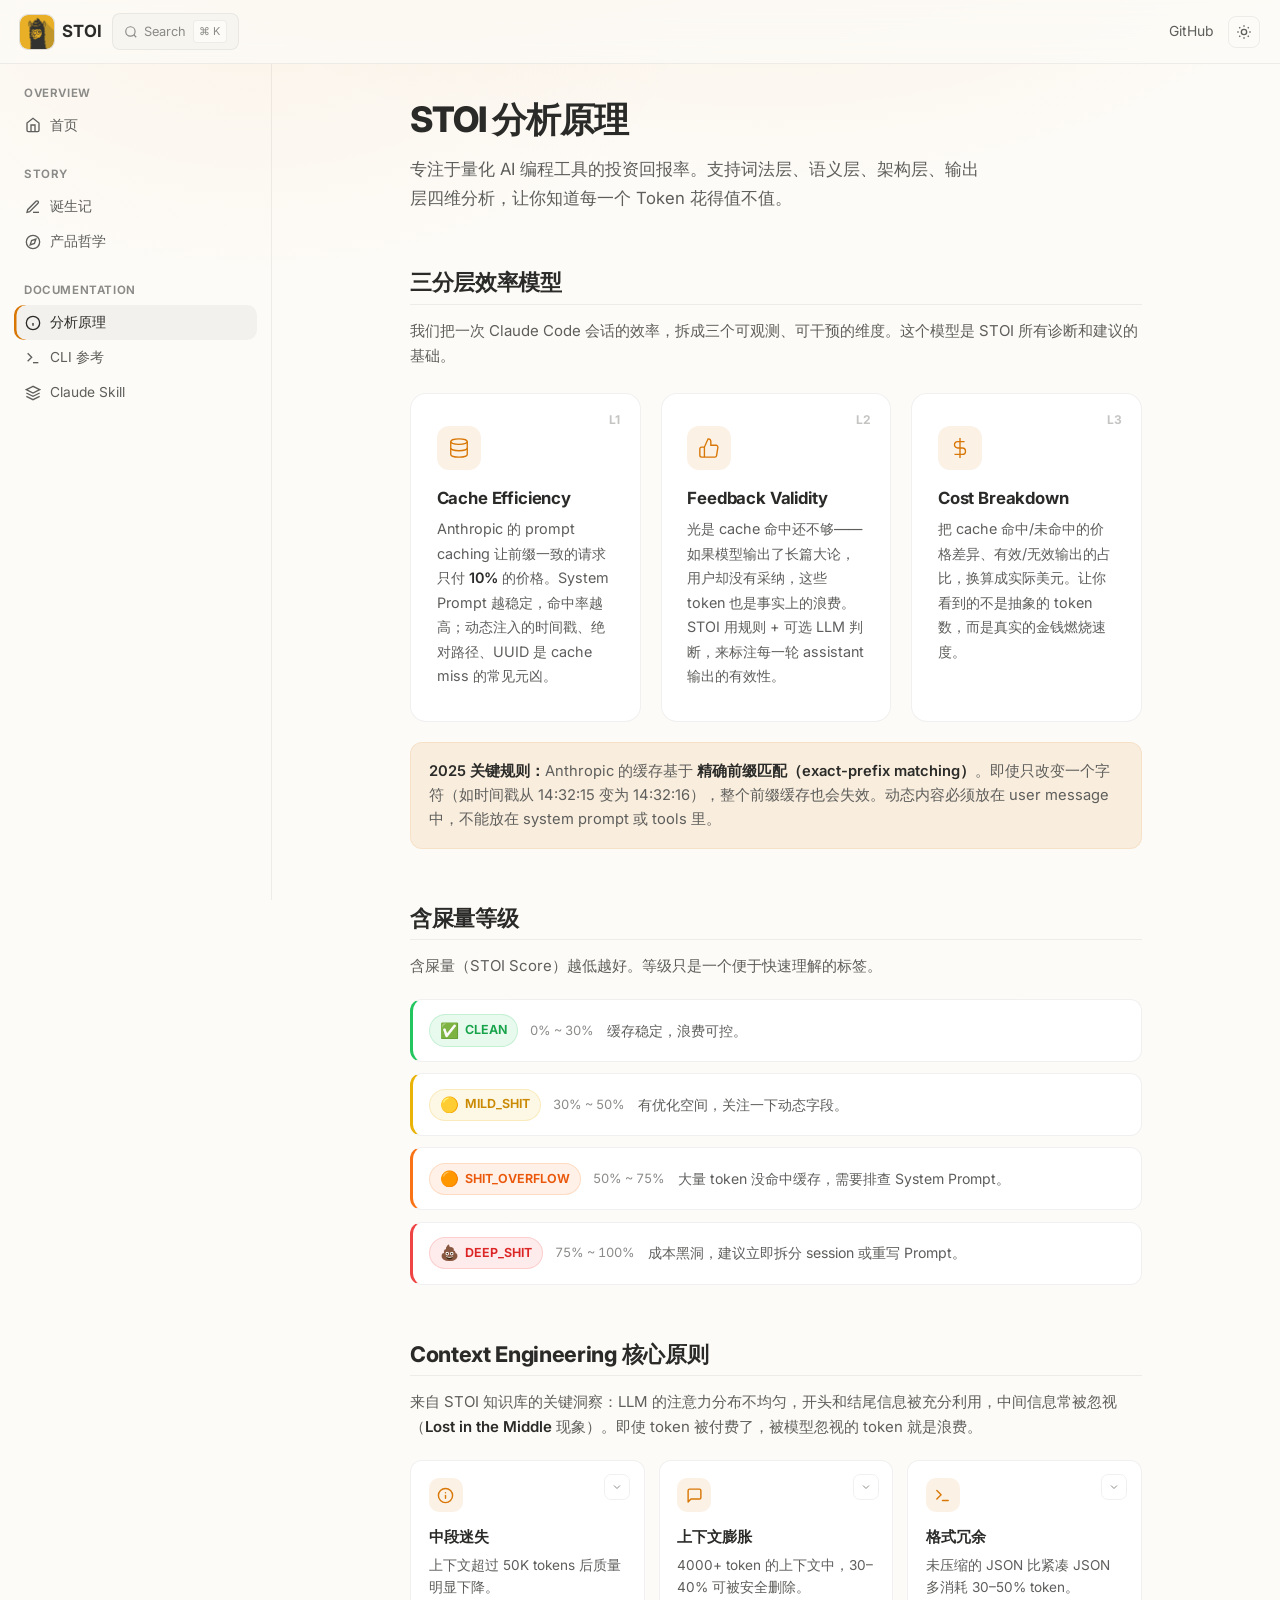
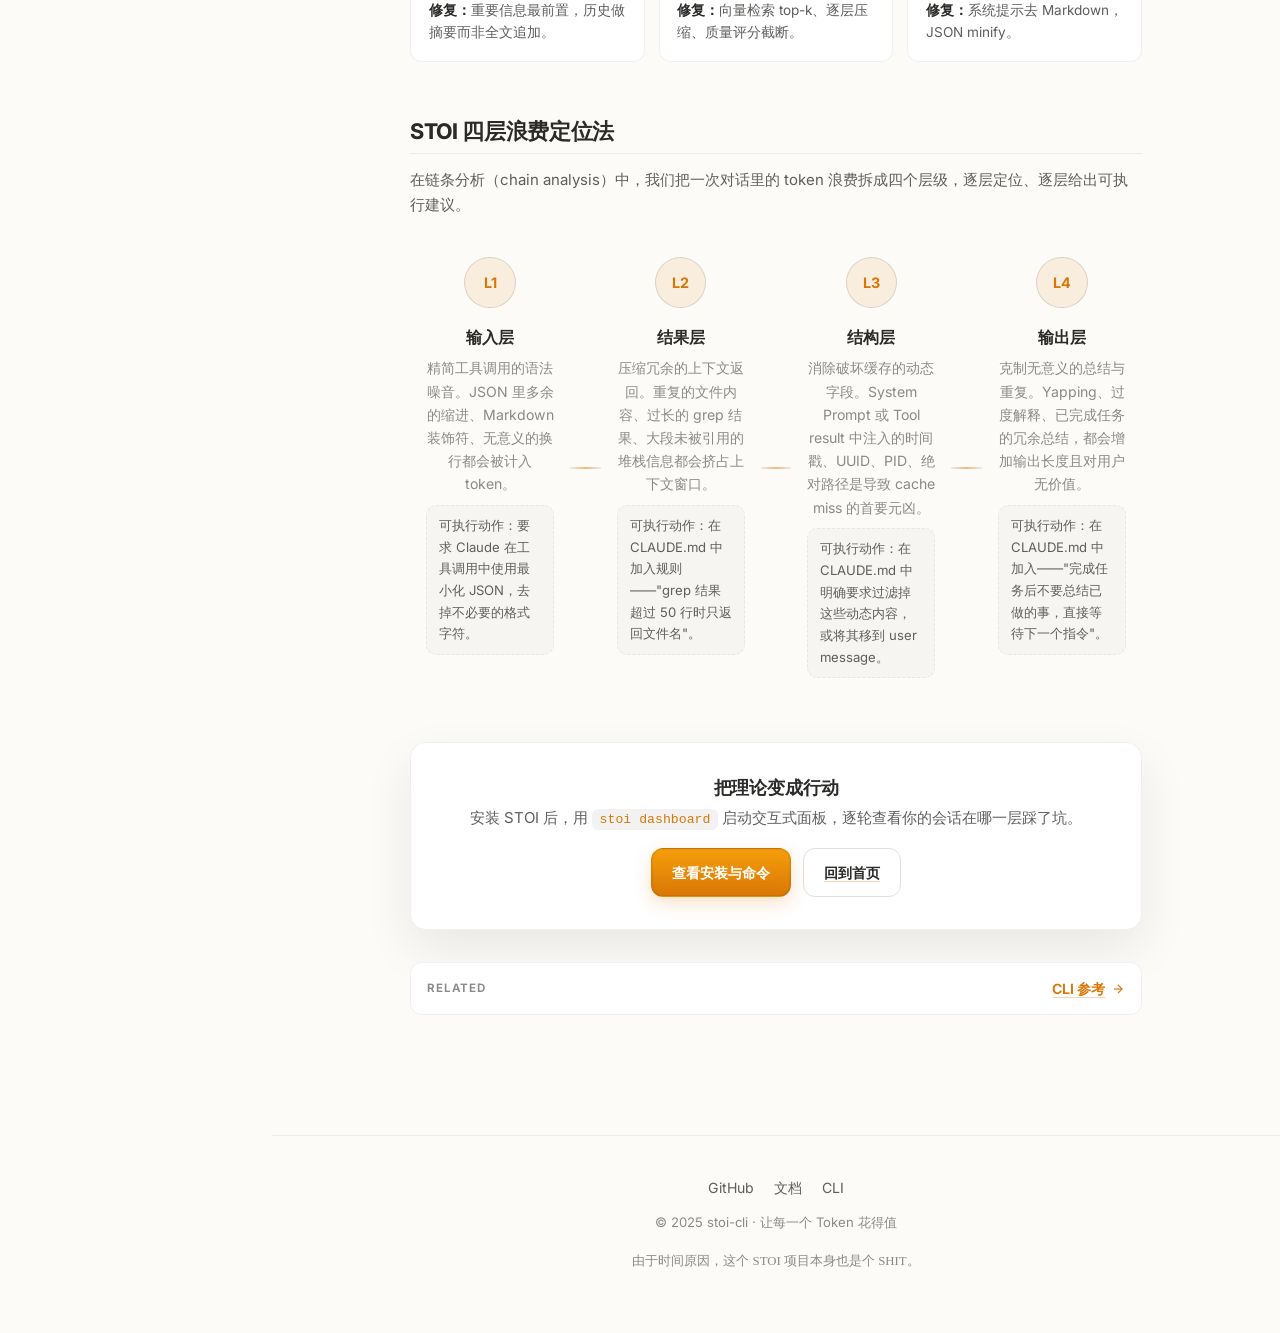
<file: site/docs.html>
<!DOCTYPE html>
<html lang="zh-CN">
<head>
  <meta charset="UTF-8">
  <meta name="viewport" content="width=device-width, initial-scale=1.0">
  <title>STOI 原理 — 文档</title>
  <link rel="preconnect" href="https://fonts.googleapis.com">
  <link rel="preconnect" href="https://fonts.gstatic.com" crossorigin>
  <link href="https://fonts.googleapis.com/css2?family=Inter:wght@400;500;600;700;800&display=swap" rel="stylesheet">
  <script>(function(){var s=localStorage.getItem('theme'),d=window.matchMedia('(prefers-color-scheme: dark)').matches;document.documentElement.setAttribute('data-theme',s||(d?'dark':'light'));})();</script>
  <link rel="icon" type="image/svg+xml" href="./favicon.svg">
  <link rel="stylesheet" href="./styles.css">
</head>
<body>
  <div class="page-shell">
    <header class="top-nav">
      <div class="top-nav-inner">
        <div class="nav-left">
          <a class="nav-logo" href="./index.html" data-pjax>
            <img src="./assets/images/logo.png" alt="STOI">
            <span>STOI</span>
          </a>
          <div class="nav-search" id="search-trigger" aria-label="Search" role="button" tabindex="0">
            <svg width="14" height="14" viewBox="0 0 24 24" fill="none" stroke="currentColor" stroke-width="2"><circle cx="11" cy="11" r="8"/><path d="m21 21-4.3-4.3"/></svg>
            <span>Search</span>
            <kbd>⌘ K</kbd>
          </div>
        </div>
        <div class="nav-right">
          <a href="https://github.com/KevinYoung-Kw/stoi-cli" target="_blank" rel="noopener">GitHub</a>
          <button class="theme-toggle" id="theme-toggle" aria-label="Toggle theme">
            <svg class="moon" width="16" height="16" viewBox="0 0 24 24" fill="none" stroke="currentColor" stroke-width="2"><path d="M12 3a6 6 0 0 0 9 9 9 9 0 1 1-9-9Z"/></svg>
            <svg class="sun" width="16" height="16" viewBox="0 0 24 24" fill="none" stroke="currentColor" stroke-width="2" style="display:none"><circle cx="12" cy="12" r="4"/><path d="M12 2v2"/><path d="M12 20v2"/><path d="m4.93 4.93 1.41 1.41"/><path d="m17.66 17.66 1.41 1.41"/><path d="M2 12h2"/><path d="M20 12h2"/><path d="m6.34 17.66-1.41 1.41"/><path d="m19.07 4.93-1.41 1.41"/></svg>
          </button>
          <button class="mobile-menu-btn" aria-label="Open menu" aria-expanded="false" id="mobile-menu-btn">
            <svg width="18" height="18" viewBox="0 0 24 24" fill="none" stroke="currentColor" stroke-width="2">
              <line x1="3" y1="6" x2="21" y2="6"></line>
              <line x1="3" y1="12" x2="21" y2="12"></line>
              <line x1="3" y1="18" x2="21" y2="18"></line>
            </svg>
          </button>
        </div>
      </div>
    </header>

    <aside class="sidebar" id="sidebar">
      <div class="sidebar-scroll">
        <div class="sidebar-group">
          <div class="sidebar-title">Overview</div>
          <a class="sidebar-link " href="./index.html" data-pjax>
            <svg width="16" height="16" viewBox="0 0 24 24" fill="none" stroke="currentColor" stroke-width="2"><path d="M3 9l9-7 9 7v11a2 2 0 0 1-2 2H5a2 2 0 0 1-2-2z"/><polyline points="9 22 9 12 15 12 15 22"/></svg>
            首页
          </a>
        </div>
        <div class="sidebar-group">
          <div class="sidebar-title">Story</div>
          <a class="sidebar-link " href="./story.html" data-pjax>
            <svg width="16" height="16" viewBox="0 0 24 24" fill="none" stroke="currentColor" stroke-width="2"><path d="M12 20h9"/><path d="M16.5 3.5a2.121 2.121 0 0 1 3 3L7 19l-4 1 1-4L16.5 3.5z"/></svg>
            诞生记
          </a>
          <a class="sidebar-link " href="./philosophy.html" data-pjax>
            <svg width="16" height="16" viewBox="0 0 24 24" fill="none" stroke="currentColor" stroke-width="2"><circle cx="12" cy="12" r="10"/><path d="M16.24 7.76l-2.12 6.36-6.36 2.12 2.12-6.36 6.36-2.12z"/></svg>
            产品哲学
          </a>
        </div>
        <div class="sidebar-group">
          <div class="sidebar-title">Documentation</div>
          <a class="sidebar-link is-active" href="./docs.html" data-pjax>
            <svg width="16" height="16" viewBox="0 0 24 24" fill="none" stroke="currentColor" stroke-width="2"><circle cx="12" cy="12" r="10"/><path d="M12 16v-4"/><path d="M12 8h.01"/></svg>
            分析原理
          </a>
          <a class="sidebar-link " href="./cli.html" data-pjax>
            <svg width="16" height="16" viewBox="0 0 24 24" fill="none" stroke="currentColor" stroke-width="2"><polyline points="4 17 10 11 4 5"/><line x1="12" y1="19" x2="20" y2="19"/></svg>
            CLI 参考
          </a>
          <a class="sidebar-link " href="./skill.html" data-pjax>
            <svg width="16" height="16" viewBox="0 0 24 24" fill="none" stroke="currentColor" stroke-width="2"><path d="M12 2L2 7l10 5 10-5-10-5z"/><path d="M2 17l10 5 10-5"/><path d="M2 12l10 5 10-5"/></svg>
            Claude Skill
          </a>
        </div>
      </div>
    </aside>

    <div class="sidebar-overlay" id="sidebar-overlay"></div>

    <main class="main-content">
      <div id="content-root">
        <div class="content-wrapper">
          <h1>STOI 分析原理</h1>
          <p class="hero-lead" style="text-align:left;margin:0 0 2rem">专注于量化 AI 编程工具的投资回报率。支持词法层、语义层、架构层、输出层四维分析，让你知道每一个 Token 花得值不值。</p>

          <h2>三分层效率模型</h2>
          <p>我们把一次 Claude Code 会话的效率，拆成三个可观测、可干预的维度。这个模型是 STOI 所有诊断和建议的基础。</p>

          <div class="layers-grid docs-layers-grid">
            <div class="layer-card">
              <div class="layer-number">L1</div>
              <div class="layer-icon">
                <svg viewBox="0 0 24 24" fill="none" stroke="currentColor" stroke-width="1.5"><ellipse cx="12" cy="5" rx="9" ry="3"/><path d="M3 5V19A9 3 0 0 0 21 19V5"/><path d="M3 12A9 3 0 0 0 21 12"/></svg>
              </div>
              <h3>Cache Efficiency</h3>
              <p>Anthropic 的 prompt caching 让前缀一致的请求只付 <strong>10%</strong> 的价格。System Prompt 越稳定，命中率越高；动态注入的时间戳、绝对路径、UUID 是 cache miss 的常见元凶。</p>
            </div>
            <div class="layer-card">
              <div class="layer-number">L2</div>
              <div class="layer-icon">
                <svg viewBox="0 0 24 24" fill="none" stroke="currentColor" stroke-width="1.5"><path d="M14 9V5a3 3 0 0 0-3-3l-4 9v11h11.28a2 2 0 0 0 2-1.7l1.38-9a2 2 0 0 0-2-2.3zM7 22H4a2 2 0 0 1-2-2v-7a2 2 0 0 1 2-2h3"/></svg>
              </div>
              <h3>Feedback Validity</h3>
              <p>光是 cache 命中还不够——如果模型输出了长篇大论，用户却没有采纳，这些 token 也是事实上的浪费。STOI 用规则 + 可选 LLM 判断，来标注每一轮 assistant 输出的有效性。</p>
            </div>
            <div class="layer-card">
              <div class="layer-number">L3</div>
              <div class="layer-icon">
                <svg viewBox="0 0 24 24" fill="none" stroke="currentColor" stroke-width="1.5"><line x1="12" y1="1" x2="12" y2="23"/><path d="M17 5H9.5a3.5 3.5 0 0 0 0 7h5a3.5 3.5 0 0 1 0 7H6"/></svg>
              </div>
              <h3>Cost Breakdown</h3>
              <p>把 cache 命中/未命中的价格差异、有效/无效输出的占比，换算成实际美元。让你看到的不是抽象的 token 数，而是真实的金钱燃烧速度。</p>
            </div>
          </div>

          <div class="callout">
            <p><strong>2025 关键规则：</strong>Anthropic 的缓存基于 <strong>精确前缀匹配（exact-prefix matching）</strong>。即使只改变一个字符（如时间戳从 14:32:15 变为 14:32:16），整个前缀缓存也会失效。动态内容必须放在 user message 中，不能放在 system prompt 或 tools 里。</p>
          </div>

          <h2>含屎量等级</h2>
          <p>含屎量（STOI Score）越低越好。等级只是一个便于快速理解的标签。</p>

          <div class="shit-scale">
            <div class="shit-level clean">
              <div class="shit-badge"><span class="shit-emoji">✅</span><span class="shit-name">CLEAN</span></div>
              <div class="shit-range">0% ~ 30%</div>
              <div class="shit-desc">缓存稳定，浪费可控。</div>
            </div>
            <div class="shit-level mild">
              <div class="shit-badge"><span class="shit-emoji">🟡</span><span class="shit-name">MILD_SHIT</span></div>
              <div class="shit-range">30% ~ 50%</div>
              <div class="shit-desc">有优化空间，关注一下动态字段。</div>
            </div>
            <div class="shit-level overflow">
              <div class="shit-badge"><span class="shit-emoji">🟠</span><span class="shit-name">SHIT_OVERFLOW</span></div>
              <div class="shit-range">50% ~ 75%</div>
              <div class="shit-desc">大量 token 没命中缓存，需要排查 System Prompt。</div>
            </div>
            <div class="shit-level deep">
              <div class="shit-badge"><span class="shit-emoji">💩</span><span class="shit-name">DEEP_SHIT</span></div>
              <div class="shit-range">75% ~ 100%</div>
              <div class="shit-desc">成本黑洞，建议立即拆分 session 或重写 Prompt。</div>
            </div>
          </div>

          <h2>Context Engineering 核心原则</h2>
          <p>来自 STOI 知识库的关键洞察：LLM 的注意力分布不均匀，开头和结尾信息被充分利用，中间信息常被忽视（<strong>Lost in the Middle</strong> 现象）。即使 token 被付费了，被模型忽视的 token 就是浪费。</p>

          <div class="principles-grid">
            <div class="principle-card" tabindex="0">
              <div class="principle-icon"><svg viewBox="0 0 24 24" fill="none" stroke="currentColor" stroke-width="2" stroke-linecap="round" stroke-linejoin="round"><circle cx="12" cy="12" r="10"/><path d="M12 16v-4"/><path d="M12 8h.01"/></svg></div>
              <div class="principle-copy">
                <h4>中段迷失</h4>
                <p>上下文超过 50K tokens 后质量明显下降。<br><strong>修复：</strong>重要信息最前置，历史做摘要而非全文追加。</p>
              </div>
              <button class="principle-toggle" aria-label="展开详情">
                <svg width="16" height="16" viewBox="0 0 24 24" fill="none" stroke="currentColor" stroke-width="2"><polyline points="6 9 12 15 18 9"/></svg>
              </button>
              <div class="principle-detail">
                <p>在超长上下文中，模型对中间部分的 recall 会显著降低。建议将最关键的系统规则放在 prompt 最前面，历史记录使用层级摘要而非全文保留。</p>
              </div>
            </div>
            <div class="principle-card" tabindex="0">
              <div class="principle-icon"><svg viewBox="0 0 24 24" fill="none" stroke="currentColor" stroke-width="2" stroke-linecap="round" stroke-linejoin="round"><path d="M21 15a2 2 0 0 1-2 2H7l-4 4V5a2 2 0 0 1 2-2h14a2 2 0 0 1 2 2z"/></svg></div>
              <div class="principle-copy">
                <h4>上下文膨胀</h4>
                <p>4000+ token 的上下文中，30–40% 可被安全删除。<br><strong>修复：</strong>向量检索 top-k、逐层压缩、质量评分截断。</p>
              </div>
              <button class="principle-toggle" aria-label="展开详情">
                <svg width="16" height="16" viewBox="0 0 24 24" fill="none" stroke="currentColor" stroke-width="2"><polyline points="6 9 12 15 18 9"/></svg>
              </button>
              <div class="principle-detail">
                <p>通过 RAG 替换全文检索、对工具结果做层级压缩（文件名 → 摘要 → 全文）、以及按质量评分截断历史记录，可以安全地削减 30% 以上的冗余上下文。</p>
              </div>
            </div>
            <div class="principle-card" tabindex="0">
              <div class="principle-icon"><svg viewBox="0 0 24 24" fill="none" stroke="currentColor" stroke-width="2" stroke-linecap="round" stroke-linejoin="round"><polyline points="4 17 10 11 4 5"/><line x1="12" y1="19" x2="20" y2="19"/></svg></div>
              <div class="principle-copy">
                <h4>格式冗余</h4>
                <p>未压缩的 JSON 比紧凑 JSON 多消耗 30–50% token。<br><strong>修复：</strong>系统提示去 Markdown，JSON minify。</p>
              </div>
              <button class="principle-toggle" aria-label="展开详情">
                <svg width="16" height="16" viewBox="0 0 24 24" fill="none" stroke="currentColor" stroke-width="2"><polyline points="6 9 12 15 18 9"/></svg>
              </button>
              <div class="principle-detail">
                <p>在系统提示中明确要求移除 Markdown 装饰、使用最紧凑的 JSON 输出，并避免多余的换行和缩进，能直接降低输入/输出层的 token 消耗。</p>
              </div>
            </div>
          </div>

          <h2>STOI 四层浪费定位法</h2>
          <p>在链条分析（chain analysis）中，我们把一次对话里的 token 浪费拆成四个层级，逐层定位、逐层给出可执行建议。</p>

          <div class="method-track">
            <div class="method-step">
              <div class="step-dot">L1</div>
              <div class="step-content">
                <h4>输入层</h4>
                <p>精简工具调用的语法噪音。JSON 里多余的缩进、Markdown 装饰符、无意义的换行都会被计入 token。</p>
                <div class="step-action">可执行动作：要求 Claude 在工具调用中使用最小化 JSON，去掉不必要的格式字符。</div>
              </div>
            </div>
            <div class="method-connector"></div>
            <div class="method-step">
              <div class="step-dot">L2</div>
              <div class="step-content">
                <h4>结果层</h4>
                <p>压缩冗余的上下文返回。重复的文件内容、过长的 grep 结果、大段未被引用的堆栈信息都会挤占上下文窗口。</p>
                <div class="step-action">可执行动作：在 CLAUDE.md 中加入规则——"grep 结果超过 50 行时只返回文件名"。</div>
              </div>
            </div>
            <div class="method-connector"></div>
            <div class="method-step">
              <div class="step-dot">L3</div>
              <div class="step-content">
                <h4>结构层</h4>
                <p>消除破坏缓存的动态字段。System Prompt 或 Tool result 中注入的时间戳、UUID、PID、绝对路径是导致 cache miss 的首要元凶。</p>
                <div class="step-action">可执行动作：在 CLAUDE.md 中明确要求过滤掉这些动态内容，或将其移到 user message。</div>
              </div>
            </div>
            <div class="method-connector"></div>
            <div class="method-step">
              <div class="step-dot">L4</div>
              <div class="step-content">
                <h4>输出层</h4>
                <p>克制无意义的总结与重复。Yapping、过度解释、已完成任务的冗余总结，都会增加输出长度且对用户无价值。</p>
                <div class="step-action">可执行动作：在 CLAUDE.md 中加入——"完成任务后不要总结已做的事，直接等待下一个指令"。</div>
              </div>
            </div>
          </div>

          <div class="cta-box">
            <h3>把理论变成行动</h3>
            <p>安装 STOI 后，用 <code>stoi dashboard</code> 启动交互式面板，逐轮查看你的会话在哪一层踩了坑。</p>
            <div class="btn-group">
              <a class="btn btn-primary" href="./cli.html" data-pjax>查看安装与命令</a>
              <a class="btn btn-secondary" href="./index.html" data-pjax>回到首页</a>
            </div>
          </div>

          <div class="related-bar">
            <span class="related-label">Related</span>
            <a class="related-link" href="./cli.html" data-pjax>
              <span>CLI 参考</span>
              <svg width="14" height="14" viewBox="0 0 24 24" fill="none" stroke="currentColor" stroke-width="2"><path d="M5 12h14"/><path d="m12 5 7 7-7 7"/></svg>
            </a>
          </div>
        </div>

        <footer class="site-footer">
          <div class="footer-links">
            <a href="https://github.com/KevinYoung-Kw/stoi-cli" target="_blank" rel="noopener">GitHub</a>
            <a href="./docs.html" data-pjax>文档</a>
            <a href="./cli.html" data-pjax>CLI</a>
          </div>
          <p class="footer-copy">© 2025 stoi-cli · 让每一个 Token 花得值</p>
          <p class="footer-zicha handwritten">由于时间原因，这个 STOI 项目本身也是个 SHIT。</p>
        </footer>
      </div>
    </main>
  </div>

  <div class="search-modal" id="search-modal" role="dialog" aria-modal="true" aria-label="Search">
    <div class="search-panel">
      <div class="search-input-wrap">
        <svg width="16" height="16" viewBox="0 0 24 24" fill="none" stroke="currentColor" stroke-width="2"><circle cx="11" cy="11" r="8"/><path d="m21 21-4.3-4.3"/></svg>
        <input type="text" id="search-input" placeholder="Search pages..." autocomplete="off">
      </div>
      <div class="search-results" id="search-results"></div>
    </div>
  </div>

  <script src="./nav.js"></script>
</body>
</html>
</file>
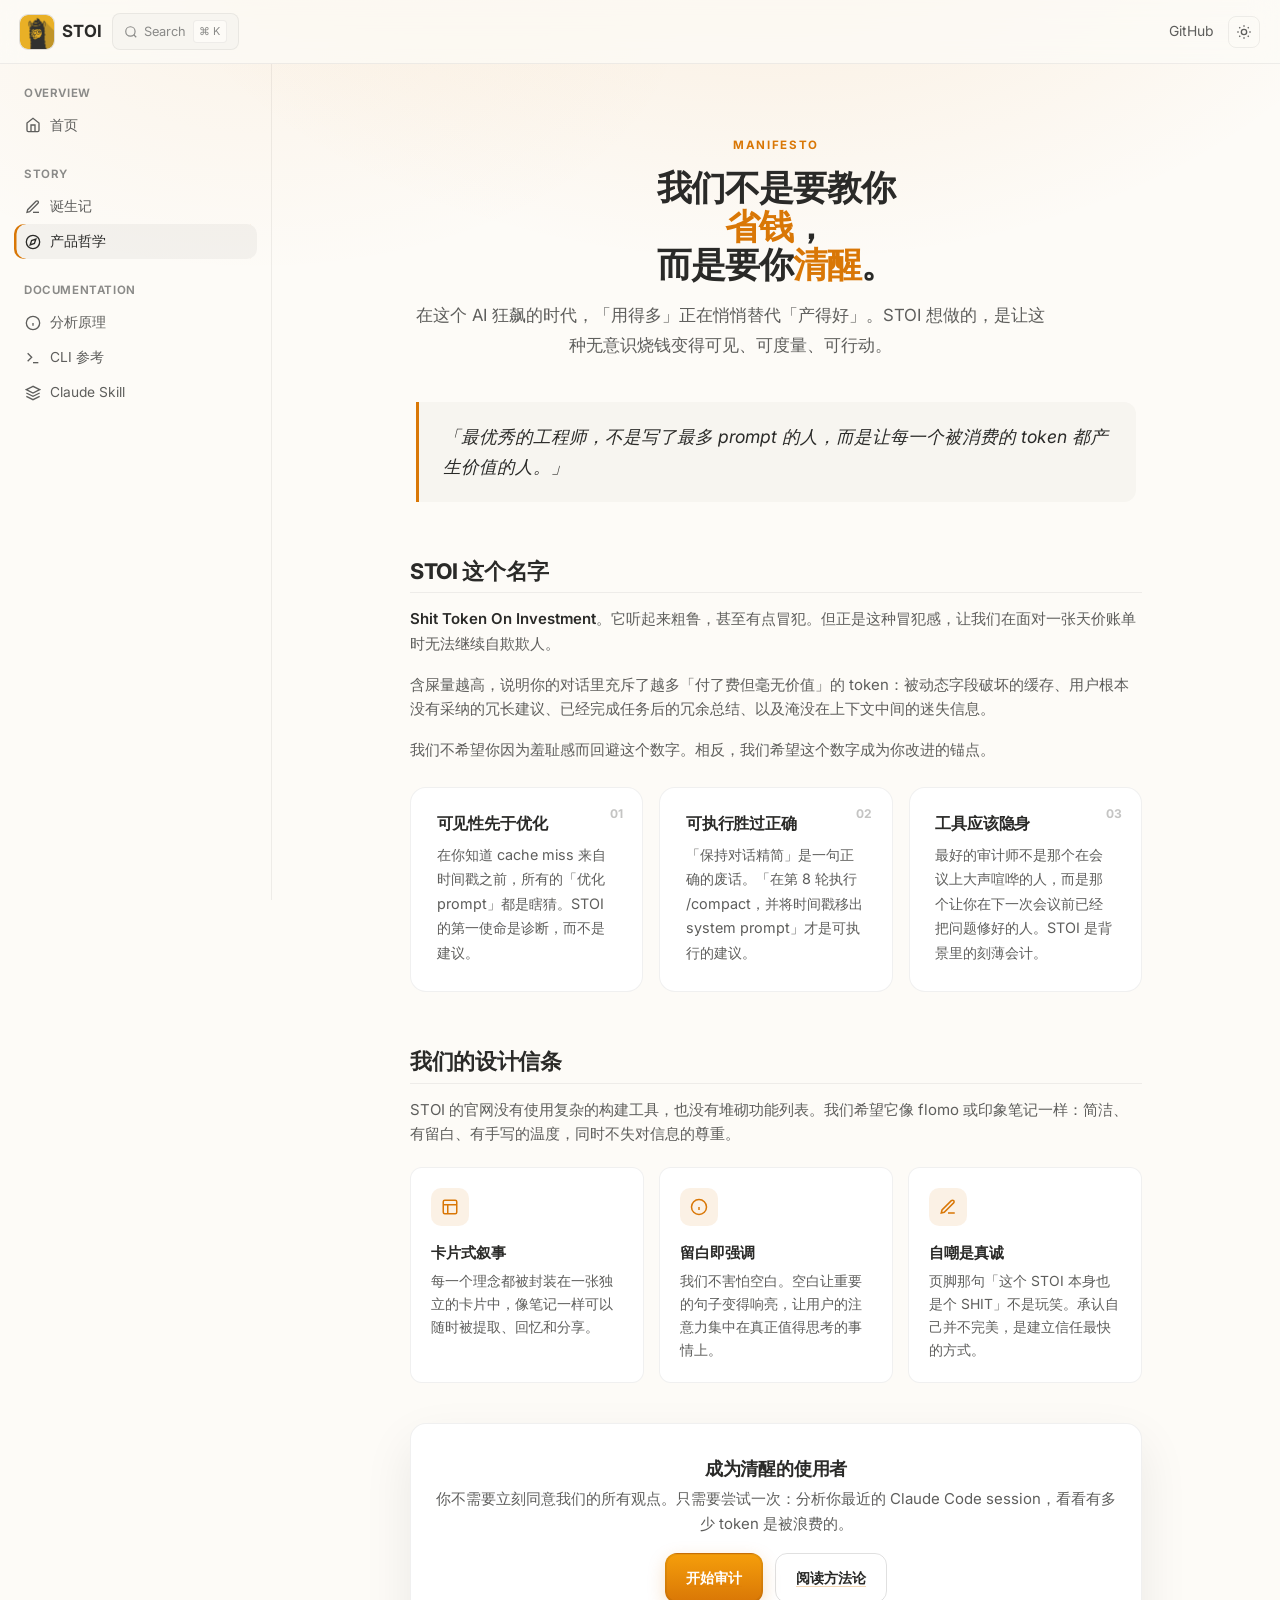
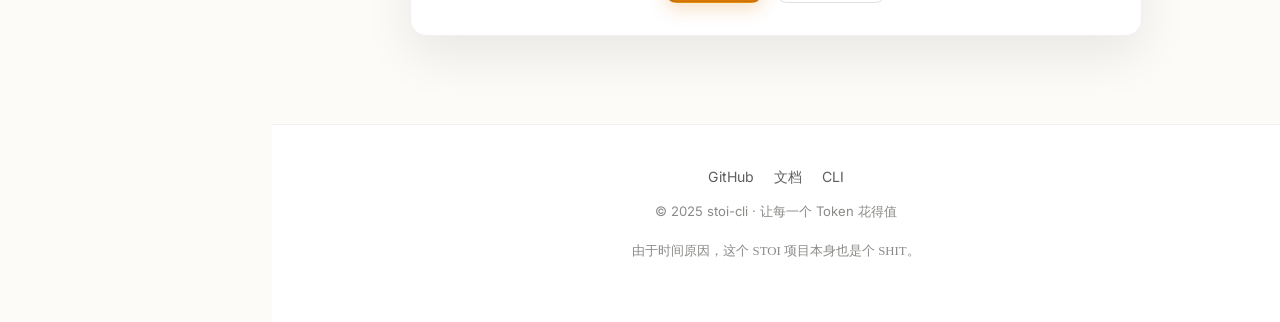
<file: site/philosophy.html>
<!DOCTYPE html>
<html lang="zh-CN">
<head>
  <meta charset="UTF-8">
  <meta name="viewport" content="width=device-width, initial-scale=1.0">
  <title>STOI 产品哲学 — 让每个 Token 花得值</title>
  <link rel="preconnect" href="https://fonts.googleapis.com">
  <link rel="preconnect" href="https://fonts.gstatic.com" crossorigin>
  <link href="https://fonts.googleapis.com/css2?family=Inter:wght@400;500;600;700;800&display=swap" rel="stylesheet">
  <script>(function(){var s=localStorage.getItem('theme'),d=window.matchMedia('(prefers-color-scheme: dark)').matches;document.documentElement.setAttribute('data-theme',s||(d?'dark':'light'));})();</script>
  <link rel="icon" type="image/svg+xml" href="./favicon.svg">
  <link rel="stylesheet" href="./styles.css">
</head>
<body>
  <div class="page-shell">
    <header class="top-nav">
      <div class="top-nav-inner">
        <div class="nav-left">
          <a class="nav-logo" href="./index.html" data-pjax>
            <img src="../assets/images/logo.webp" alt="STOI">
            <span>STOI</span>
          </a>
          <div class="nav-search" id="search-trigger" aria-label="Search" role="button" tabindex="0">
            <svg width="14" height="14" viewBox="0 0 24 24" fill="none" stroke="currentColor" stroke-width="2"><circle cx="11" cy="11" r="8"/><path d="m21 21-4.3-4.3"/></svg>
            <span>Search</span>
            <kbd>⌘ K</kbd>
          </div>
        </div>
        <div class="nav-right">
          <a href="https://github.com/KevinYoung-Kw/stoi-cli" target="_blank" rel="noopener">GitHub</a>
          <button class="theme-toggle" id="theme-toggle" aria-label="Toggle theme">
            <svg class="moon" width="16" height="16" viewBox="0 0 24 24" fill="none" stroke="currentColor" stroke-width="2"><path d="M12 3a6 6 0 0 0 9 9 9 9 0 1 1-9-9Z"/></svg>
            <svg class="sun" width="16" height="16" viewBox="0 0 24 24" fill="none" stroke="currentColor" stroke-width="2" style="display:none"><circle cx="12" cy="12" r="4"/><path d="M12 2v2"/><path d="M12 20v2"/><path d="m4.93 4.93 1.41 1.41"/><path d="m17.66 17.66 1.41 1.41"/><path d="M2 12h2"/><path d="M20 12h2"/><path d="m6.34 17.66-1.41 1.41"/><path d="m19.07 4.93-1.41 1.41"/></svg>
          </button>
          <button class="mobile-menu-btn" aria-label="Open menu" aria-expanded="false" id="mobile-menu-btn">
            <svg width="18" height="18" viewBox="0 0 24 24" fill="none" stroke="currentColor" stroke-width="2">
              <line x1="3" y1="6" x2="21" y2="6"></line>
              <line x1="3" y1="12" x2="21" y2="12"></line>
              <line x1="3" y1="18" x2="21" y2="18"></line>
            </svg>
          </button>
        </div>
      </div>
    </header>

    <aside class="sidebar" id="sidebar">
      <div class="sidebar-scroll">
        <div class="sidebar-group">
          <div class="sidebar-title">Overview</div>
          <a class="sidebar-link " href="./index.html" data-pjax>
            <svg width="16" height="16" viewBox="0 0 24 24" fill="none" stroke="currentColor" stroke-width="2"><path d="M3 9l9-7 9 7v11a2 2 0 0 1-2 2H5a2 2 0 0 1-2-2z"/><polyline points="9 22 9 12 15 12 15 22"/></svg>
            首页
          </a>
        </div>
        <div class="sidebar-group">
          <div class="sidebar-title">Story</div>
          <a class="sidebar-link " href="./story.html" data-pjax>
            <svg width="16" height="16" viewBox="0 0 24 24" fill="none" stroke="currentColor" stroke-width="2"><path d="M12 20h9"/><path d="M16.5 3.5a2.121 2.121 0 0 1 3 3L7 19l-4 1 1-4L16.5 3.5z"/></svg>
            诞生记
          </a>
          <a class="sidebar-link is-active" href="./philosophy.html" data-pjax>
            <svg width="16" height="16" viewBox="0 0 24 24" fill="none" stroke="currentColor" stroke-width="2"><circle cx="12" cy="12" r="10"/><path d="M16.24 7.76l-2.12 6.36-6.36 2.12 2.12-6.36 6.36-2.12z"/></svg>
            产品哲学
          </a>
        </div>
        <div class="sidebar-group">
          <div class="sidebar-title">Documentation</div>
          <a class="sidebar-link " href="./docs.html" data-pjax>
            <svg width="16" height="16" viewBox="0 0 24 24" fill="none" stroke="currentColor" stroke-width="2"><circle cx="12" cy="12" r="10"/><path d="M12 16v-4"/><path d="M12 8h.01"/></svg>
            分析原理
          </a>
          <a class="sidebar-link " href="./cli.html" data-pjax>
            <svg width="16" height="16" viewBox="0 0 24 24" fill="none" stroke="currentColor" stroke-width="2"><polyline points="4 17 10 11 4 5"/><line x1="12" y1="19" x2="20" y2="19"/></svg>
            CLI 参考
          </a>
          <a class="sidebar-link " href="./skill.html" data-pjax>
            <svg width="16" height="16" viewBox="0 0 24 24" fill="none" stroke="currentColor" stroke-width="2"><path d="M12 2L2 7l10 5 10-5-10-5z"/><path d="M2 17l10 5 10-5"/><path d="M2 12l10 5 10-5"/></svg>
            Claude Skill
          </a>
        </div>
      </div>
    </aside>

    <div class="sidebar-overlay" id="sidebar-overlay"></div>

    <main class="main-content">
      <div id="content-root">
        <div class="content-wrapper">
          <div class="philosophy-hero reveal">
            <div class="philosophy-badge">MANIFESTO</div>
            <h1 class="philosophy-title">我们不是要教你<br><span class="accent">省钱</span>，<br>而是要你<span class="accent">清醒</span>。</h1>
            <p class="philosophy-lead">在这个 AI 狂飙的时代，「用得多」正在悄悄替代「产得好」。STOI 想做的，是让这种无意识烧钱变得可见、可度量、可行动。</p>
          </div>

          <div class="manifesto-quote reveal">
            <p>「最优秀的工程师，不是写了最多 prompt 的人，而是让每一个被消费的 token 都产生价值的人。」</p>
          </div>

          <h2 class="reveal">STOI 这个名字</h2>
          <p class="reveal"><strong>Shit Token On Investment</strong>。它听起来粗鲁，甚至有点冒犯。但正是这种冒犯感，让我们在面对一张天价账单时无法继续自欺欺人。</p>
          <p class="reveal">含屎量越高，说明你的对话里充斥了越多「付了费但毫无价值」的 token：被动态字段破坏的缓存、用户根本没有采纳的冗长建议、已经完成任务后的冗余总结、以及淹没在上下文中间的迷失信息。</p>
          <p class="reveal">我们不希望你因为羞耻感而回避这个数字。相反，我们希望这个数字成为你改进的锚点。</p>

          <div class="belief-cards">
            <div class="belief-card reveal">
              <div class="belief-number">01</div>
              <h3>可见性先于优化</h3>
              <p>在你知道 cache miss 来自时间戳之前，所有的「优化 prompt」都是瞎猜。STOI 的第一使命是诊断，而不是建议。</p>
            </div>
            <div class="belief-card reveal reveal-delay-1">
              <div class="belief-number">02</div>
              <h3>可执行胜过正确</h3>
              <p>「保持对话精简」是一句正确的废话。「在第 8 轮执行 /compact，并将时间戳移出 system prompt」才是可执行的建议。</p>
            </div>
            <div class="belief-card reveal reveal-delay-2">
              <div class="belief-number">03</div>
              <h3>工具应该隐身</h3>
              <p>最好的审计师不是那个在会议上大声喧哗的人，而是那个让你在下一次会议前已经把问题修好的人。STOI 是背景里的刻薄会计。</p>
            </div>
          </div>

          <h2 class="reveal">我们的设计信条</h2>
          <p class="reveal">STOI 的官网没有使用复杂的构建工具，也没有堆砌功能列表。我们希望它像 flomo 或印象笔记一样：简洁、有留白、有手写的温度，同时不失对信息的尊重。</p>

          <div class="design-principles reveal">
            <div class="dp-item">
              <div class="dp-icon"><svg viewBox="0 0 24 24" fill="none" stroke="currentColor" stroke-width="2"><rect x="3" y="3" width="18" height="18" rx="2" ry="2"/><line x1="3" y1="9" x2="21" y2="9"/><line x1="9" y1="21" x2="9" y2="9"/></svg></div>
              <h4>卡片式叙事</h4>
              <p>每一个理念都被封装在一张独立的卡片中，像笔记一样可以随时被提取、回忆和分享。</p>
            </div>
            <div class="dp-item">
              <div class="dp-icon"><svg viewBox="0 0 24 24" fill="none" stroke="currentColor" stroke-width="2"><circle cx="12" cy="12" r="10"/><path d="M12 16v-4"/><path d="M12 8h.01"/></svg></div>
              <h4>留白即强调</h4>
              <p>我们不害怕空白。空白让重要的句子变得响亮，让用户的注意力集中在真正值得思考的事情上。</p>
            </div>
            <div class="dp-item">
              <div class="dp-icon"><svg viewBox="0 0 24 24" fill="none" stroke="currentColor" stroke-width="2"><path d="M12 20h9"/><path d="M16.5 3.5a2.121 2.121 0 0 1 3 3L7 19l-4 1 1-4L16.5 3.5z"/></svg></div>
              <h4>自嘲是真诚</h4>
              <p>页脚那句「这个 STOI 本身也是个 SHIT」不是玩笑。承认自己并不完美，是建立信任最快的方式。</p>
            </div>
          </div>

          <div class="cta-box" style="margin-top:2.5rem">
            <h3>成为清醒的使用者</h3>
            <p>你不需要立刻同意我们的所有观点。只需要尝试一次：分析你最近的 Claude Code session，看看有多少 token 是被浪费的。</p>
            <div class="btn-group">
              <a class="btn btn-primary" href="./cli.html" data-pjax>开始审计</a>
              <a class="btn btn-secondary" href="./docs.html" data-pjax>阅读方法论</a>
            </div>
          </div>
        </div>

        <footer class="site-footer landing-footer">
          <div class="footer-links">
            <a href="https://github.com/KevinYoung-Kw/stoi-cli" target="_blank" rel="noopener">GitHub</a>
            <a href="./docs.html" data-pjax>文档</a>
            <a href="./cli.html" data-pjax>CLI</a>
          </div>
          <p class="footer-copy">© 2025 stoi-cli · 让每一个 Token 花得值</p>
          <p class="footer-zicha handwritten">由于时间原因，这个 STOI 项目本身也是个 SHIT。</p>
        </footer>
      </div>
    </main>
  </div>

  <div class="search-modal" id="search-modal" role="dialog" aria-modal="true" aria-label="Search">
    <div class="search-panel">
      <div class="search-input-wrap">
        <svg width="16" height="16" viewBox="0 0 24 24" fill="none" stroke="currentColor" stroke-width="2"><circle cx="11" cy="11" r="8"/><path d="m21 21-4.3-4.3"/></svg>
        <input type="text" id="search-input" placeholder="Search pages..." autocomplete="off">
      </div>
      <div class="search-results" id="search-results"></div>
    </div>
  </div>

  <script src="./nav.js"></script>
</body>
</html>
</file>
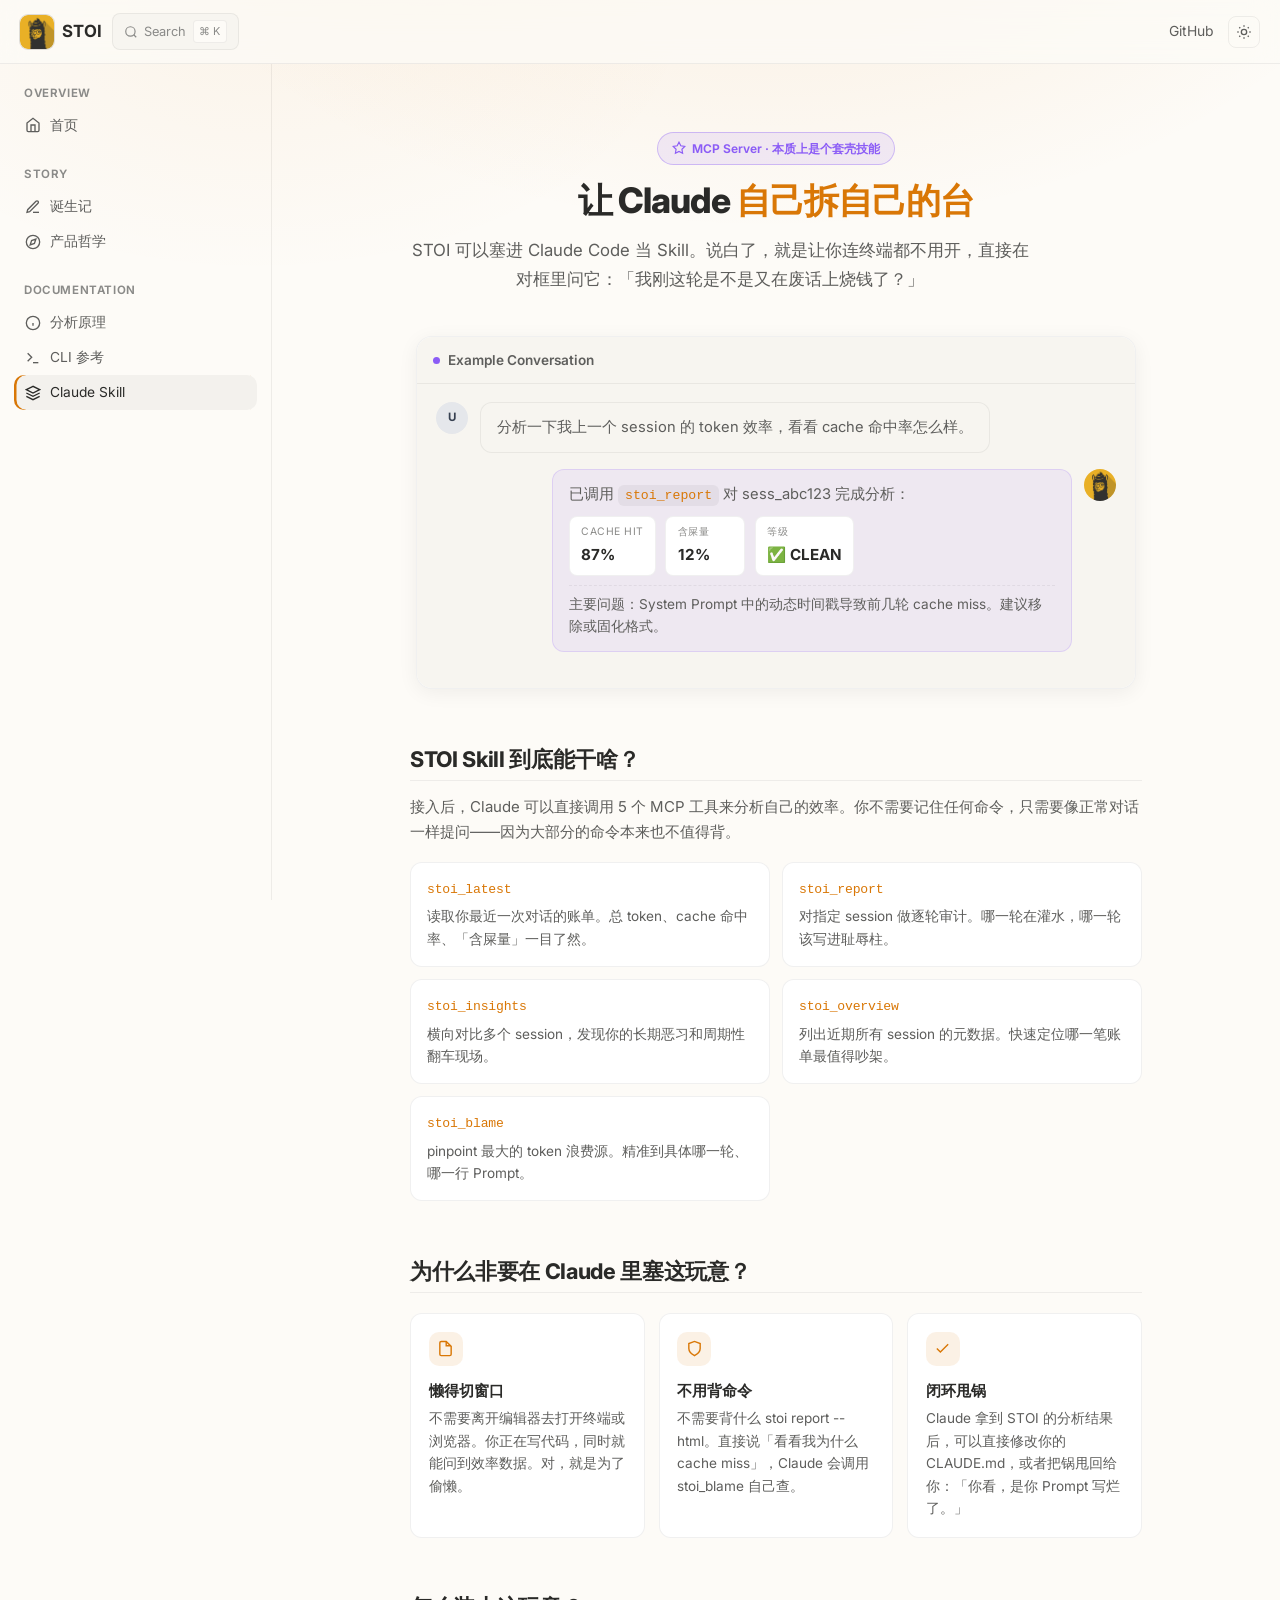
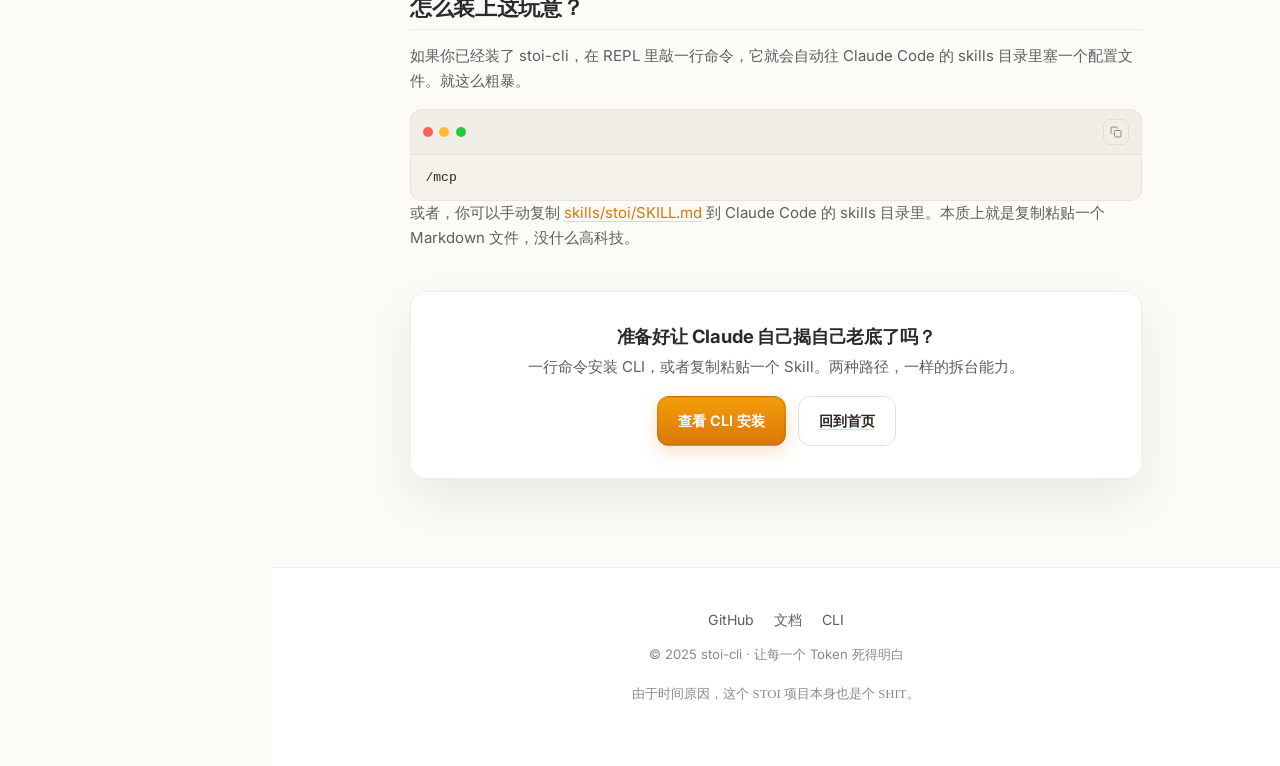
<file: site/skill.html>
<!DOCTYPE html>
<html lang="zh-CN">
<head>
  <meta charset="UTF-8">
  <meta name="viewport" content="width=device-width, initial-scale=1.0">
  <title>STOI Claude Skill — 让 Claude 自己审计自己</title>
  <link rel="preconnect" href="https://fonts.googleapis.com">
  <link rel="preconnect" href="https://fonts.gstatic.com" crossorigin>
  <link href="https://fonts.googleapis.com/css2?family=Inter:wght@400;500;600;700;800&display=swap" rel="stylesheet">
  <script>(function(){var s=localStorage.getItem('theme'),d=window.matchMedia('(prefers-color-scheme: dark)').matches;document.documentElement.setAttribute('data-theme',s||(d?'dark':'light'));})();</script>
  <link rel="icon" type="image/svg+xml" href="./favicon.svg">
  <link rel="stylesheet" href="./styles.css">
</head>
<body>
  <div class="page-shell">
    <header class="top-nav">
      <div class="top-nav-inner">
        <div class="nav-left">
          <a class="nav-logo" href="./index.html" data-pjax>
            <img src="../assets/images/logo.webp" alt="STOI">
            <span>STOI</span>
          </a>
          <div class="nav-search" id="search-trigger" aria-label="Search" role="button" tabindex="0">
            <svg width="14" height="14" viewBox="0 0 24 24" fill="none" stroke="currentColor" stroke-width="2"><circle cx="11" cy="11" r="8"/><path d="m21 21-4.3-4.3"/></svg>
            <span>Search</span>
            <kbd>⌘ K</kbd>
          </div>
        </div>
        <div class="nav-right">
          <a href="https://github.com/KevinYoung-Kw/stoi-cli" target="_blank" rel="noopener">GitHub</a>
          <button class="theme-toggle" id="theme-toggle" aria-label="Toggle theme">
            <svg class="moon" width="16" height="16" viewBox="0 0 24 24" fill="none" stroke="currentColor" stroke-width="2"><path d="M12 3a6 6 0 0 0 9 9 9 9 0 1 1-9-9Z"/></svg>
            <svg class="sun" width="16" height="16" viewBox="0 0 24 24" fill="none" stroke="currentColor" stroke-width="2" style="display:none"><circle cx="12" cy="12" r="4"/><path d="M12 2v2"/><path d="M12 20v2"/><path d="m4.93 4.93 1.41 1.41"/><path d="m17.66 17.66 1.41 1.41"/><path d="M2 12h2"/><path d="M20 12h2"/><path d="m6.34 17.66-1.41 1.41"/><path d="m19.07 4.93-1.41 1.41"/></svg>
          </button>
          <button class="mobile-menu-btn" aria-label="Open menu" aria-expanded="false" id="mobile-menu-btn">
            <svg width="18" height="18" viewBox="0 0 24 24" fill="none" stroke="currentColor" stroke-width="2">
              <line x1="3" y1="6" x2="21" y2="6"></line>
              <line x1="3" y1="12" x2="21" y2="12"></line>
              <line x1="3" y1="18" x2="21" y2="18"></line>
            </svg>
          </button>
        </div>
      </div>
    </header>

    <aside class="sidebar" id="sidebar">
      <div class="sidebar-scroll">
        <div class="sidebar-group">
          <div class="sidebar-title">Overview</div>
          <a class="sidebar-link " href="./index.html" data-pjax>
            <svg width="16" height="16" viewBox="0 0 24 24" fill="none" stroke="currentColor" stroke-width="2"><path d="M3 9l9-7 9 7v11a2 2 0 0 1-2 2H5a2 2 0 0 1-2-2z"/><polyline points="9 22 9 12 15 12 15 22"/></svg>
            首页
          </a>
        </div>
        <div class="sidebar-group">
          <div class="sidebar-title">Story</div>
          <a class="sidebar-link " href="./story.html" data-pjax>
            <svg width="16" height="16" viewBox="0 0 24 24" fill="none" stroke="currentColor" stroke-width="2"><path d="M12 20h9"/><path d="M16.5 3.5a2.121 2.121 0 0 1 3 3L7 19l-4 1 1-4L16.5 3.5z"/></svg>
            诞生记
          </a>
          <a class="sidebar-link " href="./philosophy.html" data-pjax>
            <svg width="16" height="16" viewBox="0 0 24 24" fill="none" stroke="currentColor" stroke-width="2"><circle cx="12" cy="12" r="10"/><path d="M16.24 7.76l-2.12 6.36-6.36 2.12 2.12-6.36 6.36-2.12z"/></svg>
            产品哲学
          </a>
        </div>
        <div class="sidebar-group">
          <div class="sidebar-title">Documentation</div>
          <a class="sidebar-link " href="./docs.html" data-pjax>
            <svg width="16" height="16" viewBox="0 0 24 24" fill="none" stroke="currentColor" stroke-width="2"><circle cx="12" cy="12" r="10"/><path d="M12 16v-4"/><path d="M12 8h.01"/></svg>
            分析原理
          </a>
          <a class="sidebar-link " href="./cli.html" data-pjax>
            <svg width="16" height="16" viewBox="0 0 24 24" fill="none" stroke="currentColor" stroke-width="2"><polyline points="4 17 10 11 4 5"/><line x1="12" y1="19" x2="20" y2="19"/></svg>
            CLI 参考
          </a>
          <a class="sidebar-link is-active" href="./skill.html" data-pjax>
            <svg width="16" height="16" viewBox="0 0 24 24" fill="none" stroke="currentColor" stroke-width="2"><path d="M12 2L2 7l10 5 10-5-10-5z"/><path d="M2 17l10 5 10-5"/><path d="M2 12l10 5 10-5"/></svg>
            Claude Skill
          </a>
        </div>
      </div>
    </aside>

    <div class="sidebar-overlay" id="sidebar-overlay"></div>

    <main class="main-content">
      <div id="content-root">
        <div class="content-wrapper">
          <div class="skill-hero reveal">
            <div class="skill-badge">
              <svg width="14" height="14" viewBox="0 0 24 24" fill="none" stroke="currentColor" stroke-width="2"><polygon points="12 2 15.09 8.26 22 9.27 17 14.14 18.18 21.02 12 17.77 5.82 21.02 7 14.14 2 9.27 8.91 8.26 12 2"/></svg>
              MCP Server · 本质上是个套壳技能
            </div>
            <h1 class="skill-title">让 Claude <span class="accent">自己拆自己的台</span></h1>
            <p class="skill-lead">STOI 可以塞进 Claude Code 当 Skill。说白了，就是让你连终端都不用开，直接在对框里问它：「我刚这轮是不是又在废话上烧钱了？」</p>
          </div>

          <div class="skill-demo-large reveal reveal-delay-1">
            <div class="demo-header">
              <span class="status-dot" style="background:#8b5cf6;"></span>
              <span>Example Conversation</span>
            </div>
            <div class="demo-body">
              <div class="chat-bubble user">
                <div class="chat-avatar" style="background:#e5e7eb;color:#374151">U</div>
                <div class="chat-content">
                  <p>分析一下我上一个 session 的 token 效率，看看 cache 命中率怎么样。</p>
                </div>
              </div>
              <div class="chat-bubble assistant">
                <div class="chat-avatar"><img src="../assets/images/logo.webp" alt=""></div>
                <div class="chat-content">
                  <p>已调用 <code>stoi_report</code> 对 sess_abc123 完成分析：</p>
                  <div class="chat-metrics">
                    <div class="chat-metric"><span class="label">Cache Hit</span><span class="value">87%</span></div>
                    <div class="chat-metric"><span class="label">含屎量</span><span class="value">12%</span></div>
                    <div class="chat-metric"><span class="label">等级</span><span class="value">✅ CLEAN</span></div>
                  </div>
                  <p class="chat-advice">主要问题：System Prompt 中的动态时间戳导致前几轮 cache miss。建议移除或固化格式。</p>
                </div>
              </div>
            </div>
          </div>

          <h2 class="reveal">STOI Skill 到底能干啥？</h2>
          <p class="reveal">接入后，Claude 可以直接调用 5 个 MCP 工具来分析自己的效率。你不需要记住任何命令，只需要像正常对话一样提问——因为大部分的命令本来也不值得背。</p>

          <div class="cmd-grid">
            <div class="cmd-card reveal">
              <div class="cmd-name">stoi_latest</div>
              <p>读取你最近一次对话的账单。总 token、cache 命中率、「含屎量」一目了然。</p>
            </div>
            <div class="cmd-card reveal reveal-delay-1">
              <div class="cmd-name">stoi_report</div>
              <p>对指定 session 做逐轮审计。哪一轮在灌水，哪一轮该写进耻辱柱。</p>
            </div>
            <div class="cmd-card reveal reveal-delay-2">
              <div class="cmd-name">stoi_insights</div>
              <p>横向对比多个 session，发现你的长期恶习和周期性翻车现场。</p>
            </div>
            <div class="cmd-card reveal reveal-delay-1">
              <div class="cmd-name">stoi_overview</div>
              <p>列出近期所有 session 的元数据。快速定位哪一笔账单最值得吵架。</p>
            </div>
            <div class="cmd-card reveal reveal-delay-2">
              <div class="cmd-name">stoi_blame</div>
              <p> pinpoint 最大的 token 浪费源。精准到具体哪一轮、哪一行 Prompt。</p>
            </div>
          </div>

          <h2 class="reveal">为什么非要在 Claude 里塞这玩意？</h2>

          <div class="principles-grid">
            <div class="principle-card reveal" tabindex="0">
              <div class="principle-icon"><svg viewBox="0 0 24 24" fill="none" stroke="currentColor" stroke-width="2"><path d="M13 2H6a2 2 0 0 0-2 2v16a2 2 0 0 0 2 2h12a2 2 0 0 0 2-2V9z"/><polyline points="13 2 13 8 19 8"/></svg></div>
              <div class="principle-copy">
                <h4>懒得切窗口</h4>
                <p>不需要离开编辑器去打开终端或浏览器。你正在写代码，同时就能问到效率数据。对，就是为了偷懒。</p>
              </div>
            </div>
            <div class="principle-card reveal reveal-delay-1" tabindex="0">
              <div class="principle-icon"><svg viewBox="0 0 24 24" fill="none" stroke="currentColor" stroke-width="2"><path d="M12 22s8-4 8-10V5l-8-3-8 3v7c0 6 8 10 8 10z"/></svg></div>
              <div class="principle-copy">
                <h4>不用背命令</h4>
                <p>不需要背什么 stoi report --html。直接说「看看我为什么 cache miss」，Claude 会调用 stoi_blame 自己查。</p>
              </div>
            </div>
            <div class="principle-card reveal reveal-delay-2" tabindex="0">
              <div class="principle-icon"><svg viewBox="0 0 24 24" fill="none" stroke="currentColor" stroke-width="2"><polyline points="20 6 9 17 4 12"/></svg></div>
              <div class="principle-copy">
                <h4>闭环甩锅</h4>
                <p>Claude 拿到 STOI 的分析结果后，可以直接修改你的 CLAUDE.md，或者把锅甩回给你：「你看，是你 Prompt 写烂了。」</p>
              </div>
            </div>
          </div>

          <h2 class="reveal">怎么装上这玩意？</h2>
          <p class="reveal">如果你已经装了 stoi-cli，在 REPL 里敲一行命令，它就会自动往 Claude Code 的 skills 目录里塞一个配置文件。就这么粗暴。</p>

          <div class="code-block copyable reveal" data-copy="/mcp">
            <div class="code-header"><span class="dot-r"></span><span class="dot-y"></span><span class="dot-g"></span><button class="copy-btn" aria-label="复制"><svg width="14" height="14" viewBox="0 0 24 24" fill="none" stroke="currentColor" stroke-width="2"><rect x="9" y="9" width="13" height="13" rx="2" ry="2"/><path d="M5 15H4a2 2 0 0 1-2-2V4a2 2 0 0 1 2-2h9a2 2 0 0 1 2 2v1"/></svg></button></div>
            <code>/mcp</code>
          </div>

          <p class="reveal">或者，你可以手动复制 <a href="https://github.com/KevinYoung-Kw/stoi-cli/tree/main/skills/stoi" target="_blank" rel="noopener">skills/stoi/SKILL.md</a> 到 Claude Code 的 skills 目录里。本质上就是复制粘贴一个 Markdown 文件，没什么高科技。</p>

          <div class="cta-box" style="margin-top:2.5rem">
            <h3>准备好让 Claude 自己揭自己老底了吗？</h3>
            <p>一行命令安装 CLI，或者复制粘贴一个 Skill。两种路径，一样的拆台能力。</p>
            <div class="btn-group">
              <a class="btn btn-primary" href="./cli.html" data-pjax>查看 CLI 安装</a>
              <a class="btn btn-secondary" href="./index.html" data-pjax>回到首页</a>
            </div>
          </div>
        </div>

        <footer class="site-footer landing-footer">
          <div class="footer-links">
            <a href="https://github.com/KevinYoung-Kw/stoi-cli" target="_blank" rel="noopener">GitHub</a>
            <a href="./docs.html" data-pjax>文档</a>
            <a href="./cli.html" data-pjax>CLI</a>
          </div>
          <p class="footer-copy">© 2025 stoi-cli · 让每一个 Token 死得明白</p>
          <p class="footer-zicha handwritten">由于时间原因，这个 STOI 项目本身也是个 SHIT。</p>
        </footer>
      </div>
    </main>
  </div>

  <div class="search-modal" id="search-modal" role="dialog" aria-modal="true" aria-label="Search">
    <div class="search-panel">
      <div class="search-input-wrap">
        <svg width="16" height="16" viewBox="0 0 24 24" fill="none" stroke="currentColor" stroke-width="2"><circle cx="11" cy="11" r="8"/><path d="m21 21-4.3-4.3"/></svg>
        <input type="text" id="search-input" placeholder="Search pages..." autocomplete="off">
      </div>
      <div class="search-results" id="search-results"></div>
    </div>
  </div>

  <script src="./nav.js"></script>
</body>
</html>
</file>
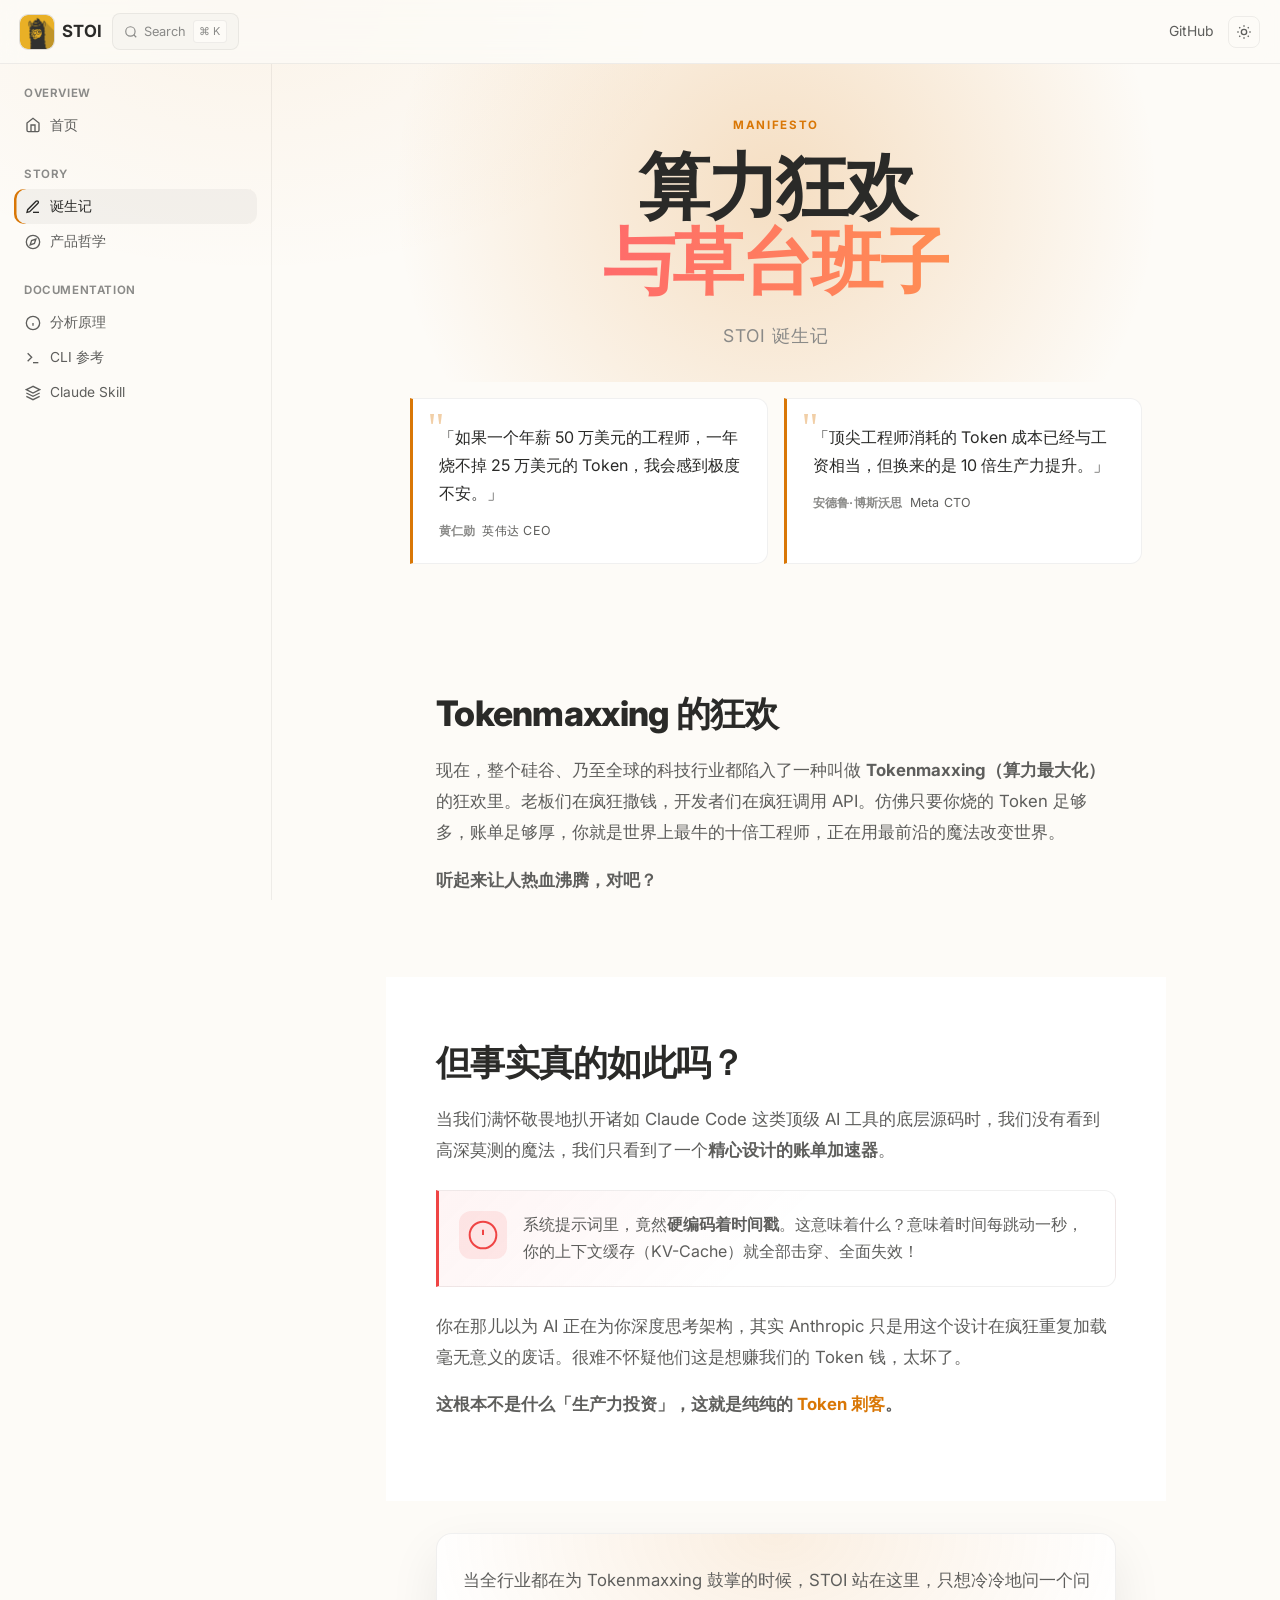
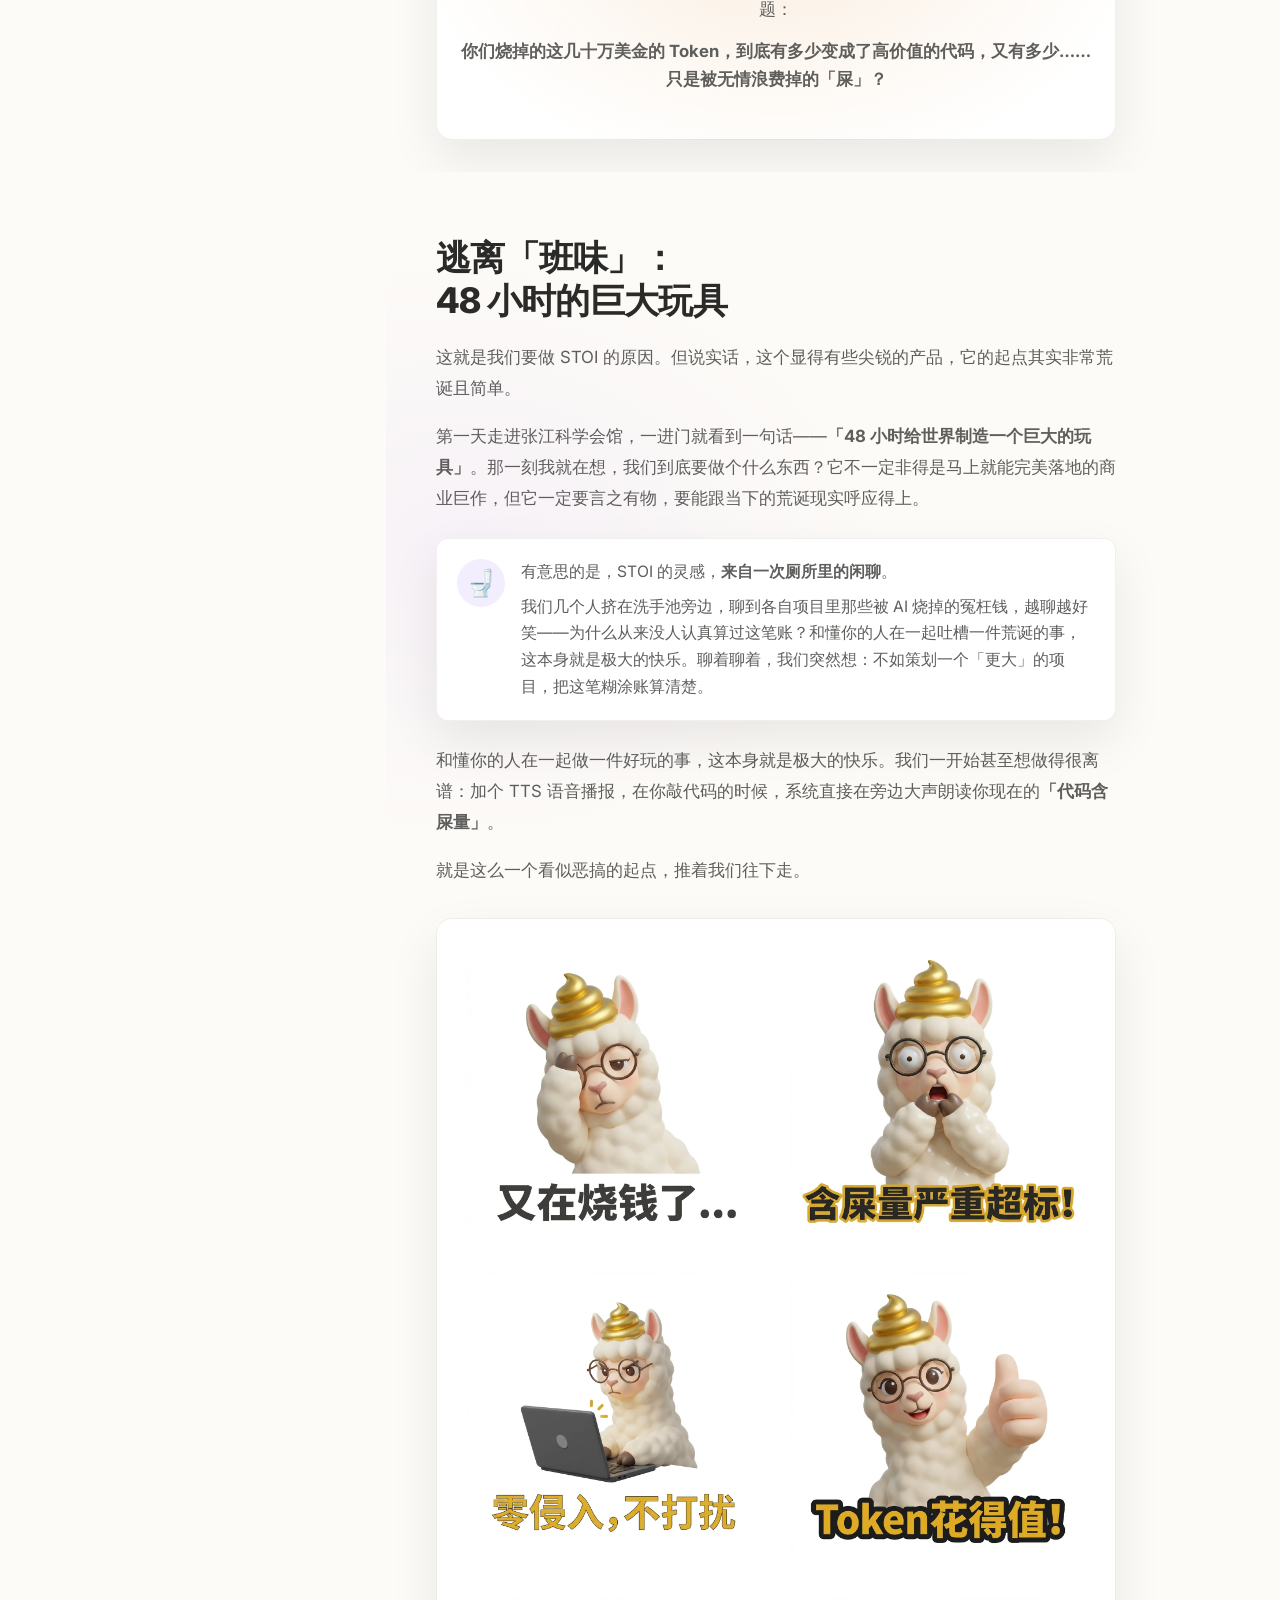
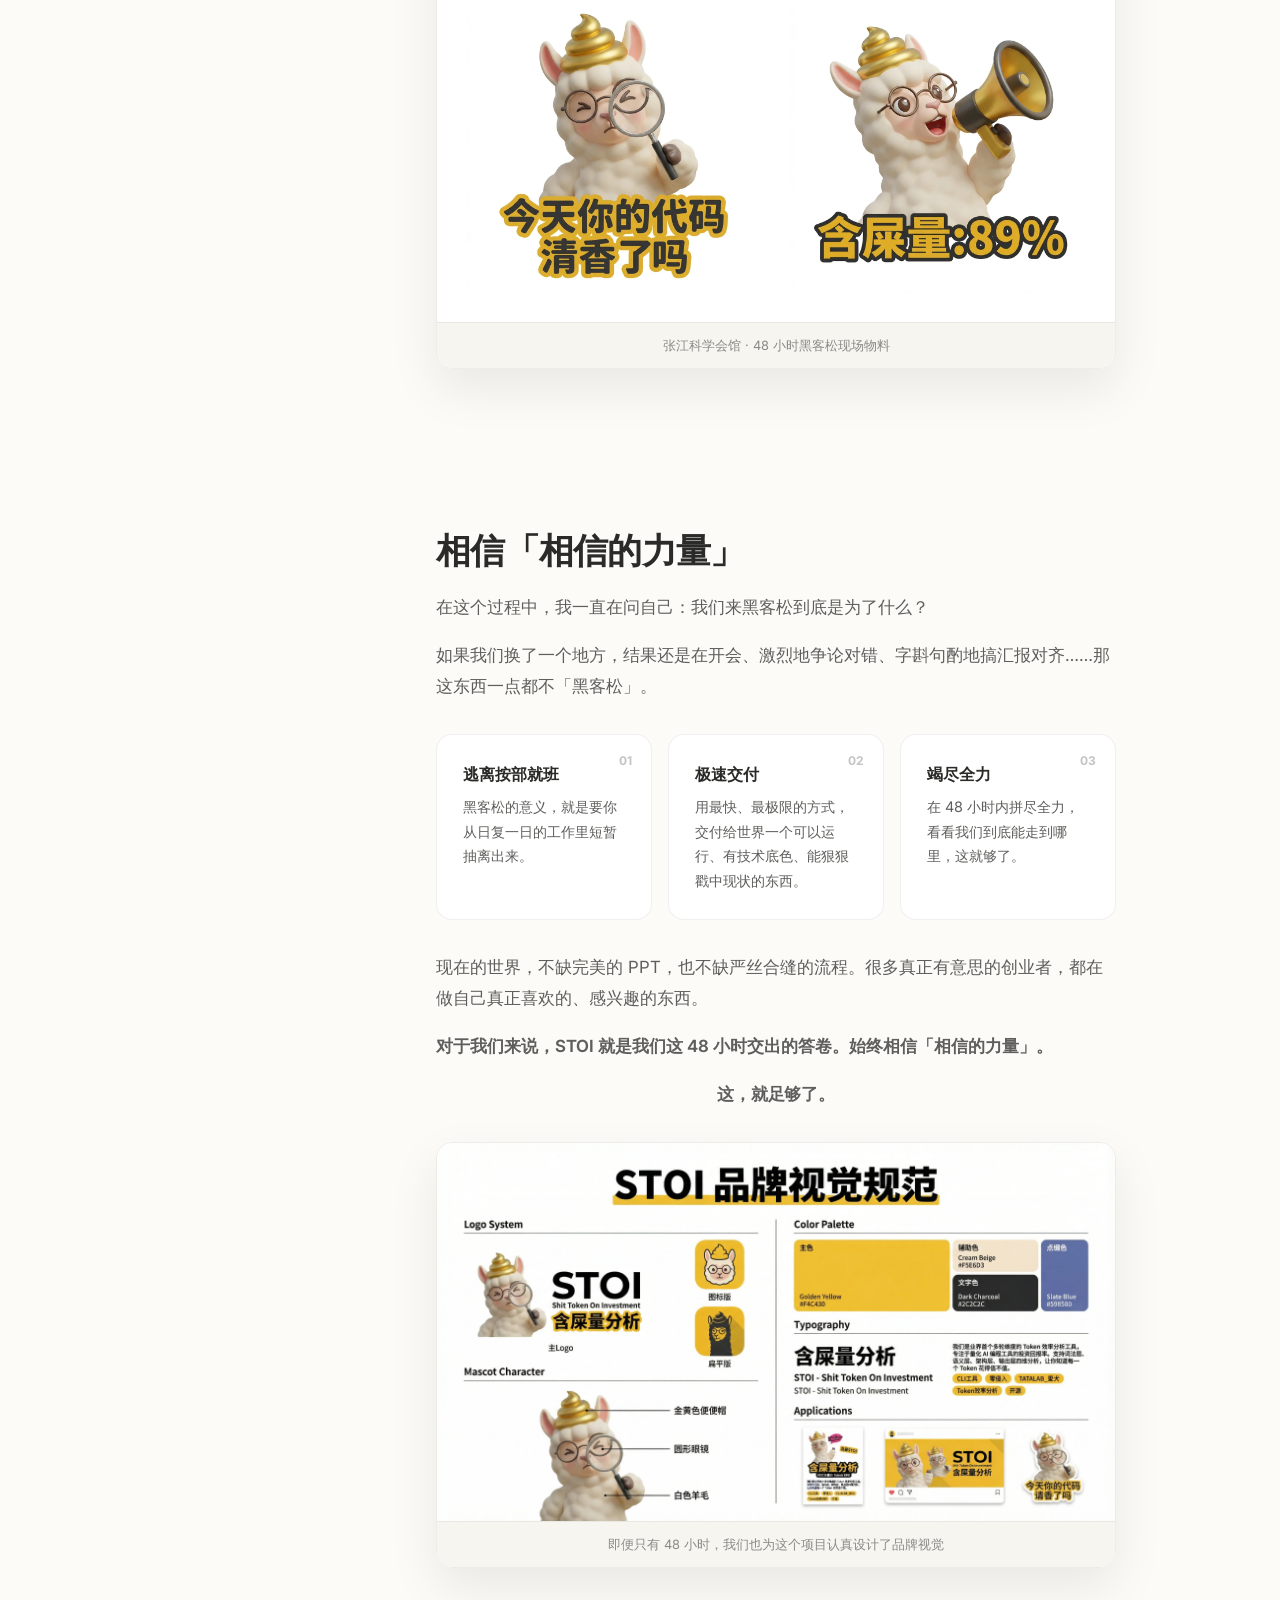
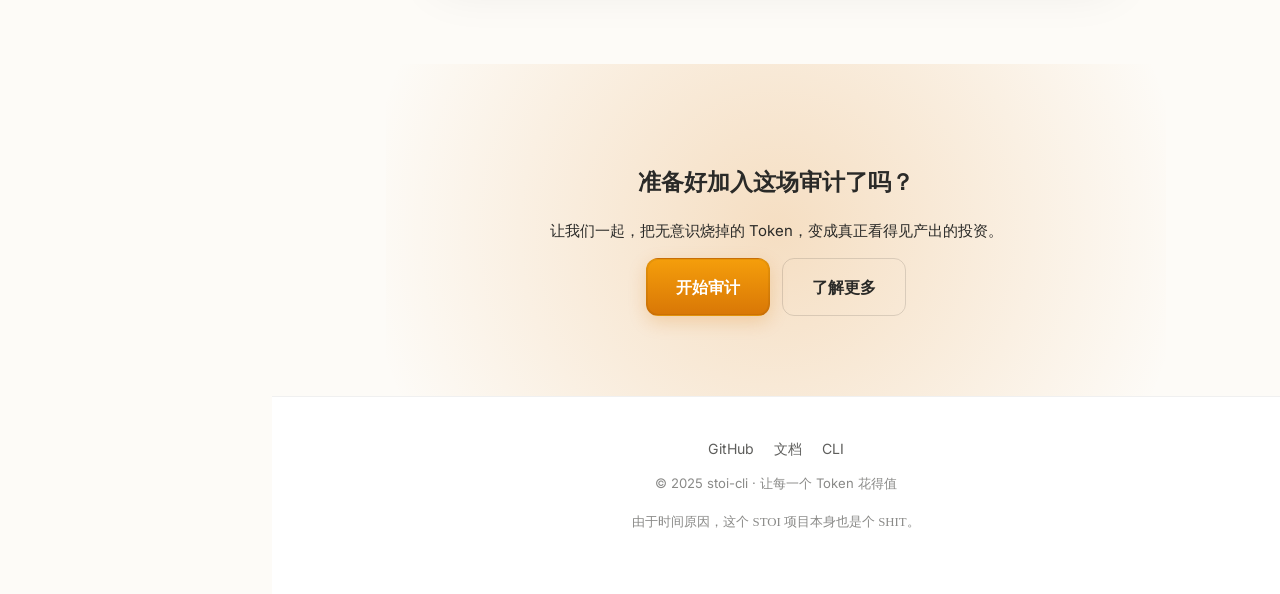
<file: site/story.html>
<!DOCTYPE html>
<html lang="zh-CN">
<head>
  <meta charset="UTF-8">
  <meta name="viewport" content="width=device-width, initial-scale=1.0">
  <title>STOI 诞生记 — 算力狂欢与草台班子</title>
  <link rel="preconnect" href="https://fonts.googleapis.com">
  <link rel="preconnect" href="https://fonts.gstatic.com" crossorigin>
  <link href="https://fonts.googleapis.com/css2?family=Inter:wght@400;500;600;700;800&display=swap" rel="stylesheet">
  <script>(function(){var s=localStorage.getItem('theme'),d=window.matchMedia('(prefers-color-scheme: dark)').matches;document.documentElement.setAttribute('data-theme',s||(d?'dark':'light'));})();</script>
  <link rel="icon" type="image/svg+xml" href="./favicon.svg">
  <link rel="stylesheet" href="./styles.css">
</head>
<body>
  <div class="page-shell">
    <header class="top-nav">
      <div class="top-nav-inner">
        <div class="nav-left">
          <a class="nav-logo" href="./index.html" data-pjax>
            <img src="../assets/images/logo.webp" alt="STOI">
            <span>STOI</span>
          </a>
          <div class="nav-search" id="search-trigger" aria-label="Search" role="button" tabindex="0">
            <svg width="14" height="14" viewBox="0 0 24 24" fill="none" stroke="currentColor" stroke-width="2"><circle cx="11" cy="11" r="8"/><path d="m21 21-4.3-4.3"/></svg>
            <span>Search</span>
            <kbd>⌘ K</kbd>
          </div>
        </div>
        <div class="nav-right">
          <a href="https://github.com/KevinYoung-Kw/stoi-cli" target="_blank" rel="noopener">GitHub</a>
          <button class="theme-toggle" id="theme-toggle" aria-label="Toggle theme">
            <svg class="moon" width="16" height="16" viewBox="0 0 24 24" fill="none" stroke="currentColor" stroke-width="2"><path d="M12 3a6 6 0 0 0 9 9 9 9 0 1 1-9-9Z"/></svg>
            <svg class="sun" width="16" height="16" viewBox="0 0 24 24" fill="none" stroke="currentColor" stroke-width="2" style="display:none"><circle cx="12" cy="12" r="4"/><path d="M12 2v2"/><path d="M12 20v2"/><path d="m4.93 4.93 1.41 1.41"/><path d="m17.66 17.66 1.41 1.41"/><path d="M2 12h2"/><path d="M20 12h2"/><path d="m6.34 17.66-1.41 1.41"/><path d="m19.07 4.93-1.41 1.41"/></svg>
          </button>
          <button class="mobile-menu-btn" aria-label="Open menu" aria-expanded="false" id="mobile-menu-btn">
            <svg width="18" height="18" viewBox="0 0 24 24" fill="none" stroke="currentColor" stroke-width="2">
              <line x1="3" y1="6" x2="21" y2="6"></line>
              <line x1="3" y1="12" x2="21" y2="12"></line>
              <line x1="3" y1="18" x2="21" y2="18"></line>
            </svg>
          </button>
        </div>
      </div>
    </header>

    <aside class="sidebar" id="sidebar">
      <div class="sidebar-scroll">
        <div class="sidebar-group">
          <div class="sidebar-title">Overview</div>
          <a class="sidebar-link " href="./index.html" data-pjax>
            <svg width="16" height="16" viewBox="0 0 24 24" fill="none" stroke="currentColor" stroke-width="2"><path d="M3 9l9-7 9 7v11a2 2 0 0 1-2 2H5a2 2 0 0 1-2-2z"/><polyline points="9 22 9 12 15 12 15 22"/></svg>
            首页
          </a>
        </div>
        <div class="sidebar-group">
          <div class="sidebar-title">Story</div>
          <a class="sidebar-link is-active" href="./story.html" data-pjax>
            <svg width="16" height="16" viewBox="0 0 24 24" fill="none" stroke="currentColor" stroke-width="2"><path d="M12 20h9"/><path d="M16.5 3.5a2.121 2.121 0 0 1 3 3L7 19l-4 1 1-4L16.5 3.5z"/></svg>
            诞生记
          </a>
          <a class="sidebar-link " href="./philosophy.html" data-pjax>
            <svg width="16" height="16" viewBox="0 0 24 24" fill="none" stroke="currentColor" stroke-width="2"><circle cx="12" cy="12" r="10"/><path d="M16.24 7.76l-2.12 6.36-6.36 2.12 2.12-6.36 6.36-2.12z"/></svg>
            产品哲学
          </a>
        </div>
        <div class="sidebar-group">
          <div class="sidebar-title">Documentation</div>
          <a class="sidebar-link " href="./docs.html" data-pjax>
            <svg width="16" height="16" viewBox="0 0 24 24" fill="none" stroke="currentColor" stroke-width="2"><circle cx="12" cy="12" r="10"/><path d="M12 16v-4"/><path d="M12 8h.01"/></svg>
            分析原理
          </a>
          <a class="sidebar-link " href="./cli.html" data-pjax>
            <svg width="16" height="16" viewBox="0 0 24 24" fill="none" stroke="currentColor" stroke-width="2"><polyline points="4 17 10 11 4 5"/><line x1="12" y1="19" x2="20" y2="19"/></svg>
            CLI 参考
          </a>
          <a class="sidebar-link " href="./skill.html" data-pjax>
            <svg width="16" height="16" viewBox="0 0 24 24" fill="none" stroke="currentColor" stroke-width="2"><path d="M12 2L2 7l10 5 10-5-10-5z"/><path d="M2 17l10 5 10-5"/><path d="M2 12l10 5 10-5"/></svg>
            Claude Skill
          </a>
        </div>
      </div>
    </aside>

    <div class="sidebar-overlay" id="sidebar-overlay"></div>

    <main class="main-content">
      <div id="content-root">

        <article class="story-article">
          <header class="story-hero reveal">
            <div class="story-hero-glow"></div>
            <span class="story-badge">MANIFESTO</span>
            <h1 class="story-title">
              算力狂欢<br>
              <span class="text-gradient-fire">与草台班子</span>
            </h1>
            <p class="story-lead">STOI 诞生记</p>
          </header>

          <section class="story-section story-quotes">
            <div class="story-quote-card reveal">
              <p>「如果一个年薪 50 万美元的工程师，一年烧不掉 25 万美元的 Token，我会感到极度不安。」</p>
              <cite>黄仁勋 <span>英伟达 CEO</span></cite>
            </div>
            <div class="story-quote-card reveal reveal-delay-1">
              <p>「顶尖工程师消耗的 Token 成本已经与工资相当，但换来的是 10 倍生产力提升。」</p>
              <cite>安德鲁·博斯沃思 <span>Meta CTO</span></cite>
            </div>
          </section>

          <section class="story-section">
            <div class="story-content reveal">
              <h2>Tokenmaxxing 的狂欢</h2>
              <p>现在，整个硅谷、乃至全球的科技行业都陷入了一种叫做 <strong>Tokenmaxxing（算力最大化）</strong> 的狂欢里。老板们在疯狂撒钱，开发者们在疯狂调用 API。仿佛只要你烧的 Token 足够多，账单足够厚，你就是世界上最牛的十倍工程师，正在用最前沿的魔法改变世界。</p>
              <p class="story-punchline">听起来让人热血沸腾，对吧？</p>
            </div>
          </section>

          <section class="story-section story-reveal">
            <div class="story-content reveal">
              <h2>但事实真的如此吗？</h2>
              <p>当我们满怀敬畏地扒开诸如 Claude Code 这类顶级 AI 工具的底层源码时，我们没有看到高深莫测的魔法，我们只看到了一个<strong>精心设计的账单加速器</strong>。</p>
              <div class="story-discovery reveal reveal-delay-1">
                <div class="discovery-icon">
                  <svg width="32" height="32" viewBox="0 0 24 24" fill="none" stroke="currentColor" stroke-width="1.5"><circle cx="12" cy="12" r="10"/><line x1="12" y1="8" x2="12" y2="12"/><line x1="12" y1="16" x2="12.01" y2="16"/></svg>
                </div>
                <p>系统提示词里，竟然<strong>硬编码着时间戳</strong>。这意味着什么？意味着时间每跳动一秒，你的上下文缓存（KV-Cache）就全部击穿、全面失效！</p>
              </div>
              <p>你在那儿以为 AI 正在为你深度思考架构，其实 Anthropic 只是用这个设计在疯狂重复加载毫无意义的废话。很难不怀疑他们这是想赚我们的 Token 钱，太坏了。</p>
              <p class="story-shout">这根本不是什么「生产力投资」，这就是纯纯的 <span class="accent">Token 刺客</span>。</p>
            </div>
          </section>

          <section class="story-section story-confront">
            <div class="story-content reveal">
              <div class="confront-box">
                <p>当全行业都在为 Tokenmaxxing 鼓掌的时候，STOI 站在这里，只想冷冷地问一个问题：</p>
                <p class="confront-question">你们烧掉的这几十万美金的 Token，到底有多少变成了高价值的代码，又有多少……只是被无情浪费掉的「屎」？</p>
              </div>
            </div>
          </section>

          <section class="story-section story-origin">
            <div class="story-content reveal">
              <h2>逃离「班味」：<br>48 小时的巨大玩具</h2>
              <p>这就是我们要做 STOI 的原因。但说实话，这个显得有些尖锐的产品，它的起点其实非常荒诞且简单。</p>
              <p>第一天走进张江科学会馆，一进门就看到一句话——<strong>「48 小时给世界制造一个巨大的玩具」</strong>。那一刻我就在想，我们到底要做个什么东西？它不一定非得是马上就能完美落地的商业巨作，但它一定要言之有物，要能跟当下的荒诞现实呼应得上。</p>
              <div class="origin-moment reveal reveal-delay-1">
                <div class="origin-icon">🚽</div>
                <div class="origin-text">
                  <p>有意思的是，STOI 的灵感，<strong>来自一次厕所里的闲聊</strong>。</p>
                  <p>我们几个人挤在洗手池旁边，聊到各自项目里那些被 AI 烧掉的冤枉钱，越聊越好笑——为什么从来没人认真算过这笔账？和懂你的人在一起吐槽一件荒诞的事，这本身就是极大的快乐。聊着聊着，我们突然想：不如策划一个「更大」的项目，把这笔糊涂账算清楚。</p>
                </div>
              </div>
              <p>和懂你的人在一起做一件好玩的事，这本身就是极大的快乐。我们一开始甚至想做得很离谱：加个 TTS 语音播报，在你敲代码的时候，系统直接在旁边大声朗读你现在的<strong>「代码含屎量」</strong>。</p>
              <p>就是这么一个看似恶搞的起点，推着我们往下走。</p>

              <div class="story-image-wrap reveal reveal-delay-2">
                <img src="../assets/images/sticker-materials.webp" alt="STOI 黑客松现场贴纸物料">
                <div class="story-image-caption">张江科学会馆 · 48 小时黑客松现场物料</div>
              </div>
            </div>
          </section>

          <section class="story-section story-belief">
            <div class="story-content reveal">
              <h2>相信「相信的力量」</h2>
              <p>在这个过程中，我一直在问自己：我们来黑客松到底是为了什么？</p>
              <p>如果我们换了一个地方，结果还是在开会、激烈地争论对错、字斟句酌地搞汇报对齐……那这东西一点都不「黑客松」。</p>
              <div class="belief-cards">
                <div class="belief-card reveal reveal-delay-1">
                  <div class="belief-number">01</div>
                  <h3>逃离按部就班</h3>
                  <p>黑客松的意义，就是要你从日复一日的工作里短暂抽离出来。</p>
                </div>
                <div class="belief-card reveal reveal-delay-2">
                  <div class="belief-number">02</div>
                  <h3>极速交付</h3>
                  <p>用最快、最极限的方式，交付给世界一个可以运行、有技术底色、能狠狠戳中现状的东西。</p>
                </div>
                <div class="belief-card reveal reveal-delay-3">
                  <div class="belief-number">03</div>
                  <h3>竭尽全力</h3>
                  <p>在 48 小时内拼尽全力，看看我们到底能走到哪里，这就够了。</p>
                </div>
              </div>
              <p>现在的世界，不缺完美的 PPT，也不缺严丝合缝的流程。很多真正有意思的创业者，都在做自己真正喜欢的、感兴趣的东西。</p>
              <p class="story-punchline">对于我们来说，STOI 就是我们这 48 小时交出的答卷。始终相信「相信的力量」。</p>
              <p class="story-closing">这，就足够了。</p>

              <div class="story-image-wrap reveal reveal-delay-1">
                <img src="../assets/images/vi-manual.webp" alt="STOI 品牌 VI 视觉规范手册">
                <div class="story-image-caption">即便只有 48 小时，我们也为这个项目认真设计了品牌视觉</div>
              </div>
            </div>
          </section>

          <section class="story-cta">
            <div class="cta-glow"></div>
            <h2 class="reveal">准备好加入这场审计了吗？</h2>
            <p class="reveal reveal-delay-1">让我们一起，把无意识烧掉的 Token，变成真正看得见产出的投资。</p>
            <div class="btn-group reveal reveal-delay-2">
              <a class="btn btn-primary btn-large" href="./cli.html" data-pjax>开始审计</a>
              <a class="btn btn-secondary btn-large" href="./index.html" data-pjax>了解更多</a>
            </div>
          </section>
        </article>

        <footer class="site-footer landing-footer">
          <div class="footer-links">
            <a href="https://github.com/KevinYoung-Kw/stoi-cli" target="_blank" rel="noopener">GitHub</a>
            <a href="./docs.html" data-pjax>文档</a>
            <a href="./cli.html" data-pjax>CLI</a>
          </div>
          <p class="footer-copy">© 2025 stoi-cli · 让每一个 Token 花得值</p>
          <p class="footer-zicha handwritten">由于时间原因，这个 STOI 项目本身也是个 SHIT。</p>
        </footer>
      </div>
    </main>
  </div>

  <div class="search-modal" id="search-modal" role="dialog" aria-modal="true" aria-label="Search">
    <div class="search-panel">
      <div class="search-input-wrap">
        <svg width="16" height="16" viewBox="0 0 24 24" fill="none" stroke="currentColor" stroke-width="2"><circle cx="11" cy="11" r="8"/><path d="m21 21-4.3-4.3"/></svg>
        <input type="text" id="search-input" placeholder="Search pages..." autocomplete="off">
      </div>
      <div class="search-results" id="search-results"></div>
    </div>
  </div>

  <script src="./nav.js"></script>
</body>
</html>
</file>
<file: site/styles.css>
/* ── Theme Tokens ─────────────────────────────────────────────────────────── */
:root {
  --bg-body: #FDFBF7;
  --bg-surface: #FFFFFF;
  --bg-elevated: #F7F5F0;
  --bg-glass: rgba(255, 255, 255, 0.75);
  --bg-code: #F5F2EB;
  --bg-card: #FFFFFF;
  --border: rgba(0, 0, 0, 0.06);
  --border-strong: rgba(0, 0, 0, 0.12);
  --text-primary: #2A2A28;
  --text-secondary: #5E5E5C;
  --text-muted: #8A8A88;
  --accent: #D97706;
  --accent-2: #F59E0B;
  --accent-soft: rgba(217, 119, 6, 0.10);
  --accent-glow: rgba(217, 119, 6, 0.22);
  --hero-glow-1: rgba(217, 119, 6, 0.12);
  --hero-glow-2: rgba(217, 119, 6, 0.06);
  --shadow-lg: 0 20px 50px rgba(0,0,0,0.08);
  --sidebar-width: 17rem;
  --nav-height: 4rem;
  --radius: 16px;
  --radius-sm: 12px;
}

[data-theme="dark"] {
  --bg-body: #0C0C0C;
  --bg-surface: #151515;
  --bg-elevated: #1C1C1C;
  --bg-glass: rgba(21, 21, 21, 0.65);
  --bg-code: #0F0F0F;
  --bg-card: #181818;
  --border: rgba(255, 255, 255, 0.06);
  --border-strong: rgba(255, 255, 255, 0.12);
  --text-primary: #F4F4F4;
  --text-secondary: #A8A8A8;
  --text-muted: #737373;
  --accent: #FFB800;
  --accent-2: #ffcf33;
  --accent-soft: rgba(255, 184, 0, 0.12);
  --accent-glow: rgba(255, 184, 0, 0.30);
  --hero-glow-1: rgba(255, 184, 0, 0.10);
  --hero-glow-2: rgba(255, 184, 0, 0.05);
  --shadow-lg: 0 20px 50px rgba(0,0,0,0.45);
}

/* ── Reset & Base ─────────────────────────────────────────────────────────── */
*, *::before, *::after { box-sizing: border-box; }
html { scroll-behavior: smooth; }

body {
  margin: 0;
  font-family: "Inter", -apple-system, "PingFang SC", "Noto Sans SC", "Microsoft YaHei", sans-serif;
  background:
    radial-gradient(1100px 700px at 60% -8%, var(--hero-glow-1), transparent 60%),
    radial-gradient(800px 500px at 20% 0%, var(--hero-glow-2), transparent 55%),
    var(--bg-body);
  color: var(--text-primary);
  line-height: 1.65;
  -webkit-font-smoothing: antialiased;
  font-size: 15px;
  min-height: 100vh;
  transition: background 0.35s ease, color 0.35s ease;
}

a { color: inherit; text-decoration: none; }
img { max-width: 100%; display: block; }

::selection {
  background: var(--accent);
  color: #fff;
}

/* ── Utilities ───────────────────────────────────────────────────────────── */
.muted { color: var(--text-muted); }
.accent { color: var(--accent); }
.handwritten {
  font-family: "LXGW WenKai", "Ma Shan Zheng", "LXGWWenKai-Regular", cursive;
}

/* ── Layout Shell ─────────────────────────────────────────────────────────── */
.page-shell {
  display: flex;
  min-height: 100vh;
}

/* ── Top Nav ──────────────────────────────────────────────────────────────── */
.top-nav {
  position: fixed;
  top: 0;
  left: 0;
  right: 0;
  height: var(--nav-height);
  z-index: 50;
  background: color-mix(in srgb, var(--bg-body) 72%, transparent);
  backdrop-filter: blur(14px);
  border-bottom: 1px solid var(--border);
  transition: background 0.3s, border-color 0.3s;
}

.top-nav-inner {
  display: flex;
  align-items: center;
  justify-content: space-between;
  height: 100%;
  padding: 0 1rem;
  max-width: 90rem;
  margin: 0 auto;
}

.nav-left {
  display: flex;
  align-items: center;
  gap: 0.6rem;
}

.nav-logo {
  display: flex;
  align-items: center;
  gap: 0.5rem;
  font-weight: 700;
  font-size: 1.05rem;
  letter-spacing: 0.3px;
  color: var(--text-primary);
}

.nav-logo img {
  width: 34px;
  height: 34px;
  border-radius: 8px;
  box-shadow: 0 0 0 1px var(--border-strong);
}

.nav-search {
  display: none;
  align-items: center;
  gap: 0.4rem;
  padding: 0.35rem 0.7rem;
  border-radius: 8px;
  border: 1px solid var(--border);
  background: var(--bg-elevated);
  color: var(--text-muted);
  font-size: 0.8rem;
  cursor: pointer;
  transition: all 0.2s;
}

.nav-search:hover {
  border-color: var(--border-strong);
  color: var(--text-secondary);
  background: var(--bg-surface);
}

.nav-search kbd {
  font-family: inherit;
  font-size: 0.68rem;
  padding: 0.12rem 0.35rem;
  border-radius: 4px;
  background: var(--bg-body);
  border: 1px solid var(--border);
  color: var(--text-muted);
}

@media (min-width: 768px) {
  .nav-search { display: inline-flex; }
  .top-nav-inner { padding: 0 1.25rem; }
}

.nav-right {
  display: flex;
  align-items: center;
  gap: 0.4rem;
}

.nav-right a {
  font-size: 0.87rem;
  color: var(--text-secondary);
  padding: 0.4rem 0.5rem;
  border-radius: 6px;
  transition: color 0.2s, background 0.2s;
}

.nav-right a:hover {
  color: var(--text-primary);
  background: rgba(128,128,128,0.06);
}

.theme-toggle {
  width: 2rem;
  height: 2rem;
  display: flex;
  align-items: center;
  justify-content: center;
  border-radius: 8px;
  border: 1px solid var(--border);
  background: transparent;
  color: var(--text-secondary);
  cursor: pointer;
  transition: all 0.2s;
}

.theme-toggle:hover {
  border-color: var(--border-strong);
  color: var(--text-primary);
  background: rgba(128,128,128,0.06);
}

.mobile-menu-btn {
  display: flex;
  align-items: center;
  justify-content: center;
  width: 2rem;
  height: 2rem;
  border-radius: 8px;
  border: 1px solid var(--border);
  background: transparent;
  color: var(--text-secondary);
  cursor: pointer;
  transition: all 0.2s;
}

.mobile-menu-btn:hover {
  border-color: var(--border-strong);
  color: var(--text-primary);
  background: rgba(128,128,128,0.06);
}

@media (min-width: 1024px) {
  .mobile-menu-btn { display: none; }
}

/* ── Sidebar ──────────────────────────────────────────────────────────────── */
.sidebar {
  position: fixed;
  top: var(--nav-height);
  left: 0;
  bottom: 0;
  width: var(--sidebar-width);
  border-right: 1px solid var(--border);
  background: var(--bg-body);
  z-index: 40;
  transform: translateX(-100%);
  transition: transform 0.3s cubic-bezier(0.22, 1, 0.36, 1), background 0.3s;
}

.sidebar.is-open { transform: translateX(0); }

.sidebar-scroll {
  height: 100%;
  overflow-y: auto;
  padding: 1.25rem 0.9rem 2.5rem;
}

.sidebar-scroll::-webkit-scrollbar { width: 5px; }
.sidebar-scroll::-webkit-scrollbar-thumb {
  background: var(--border-strong);
  border-radius: 3px;
}

@media (min-width: 1024px) {
  .sidebar {
    transform: translateX(0);
    background: transparent;
  }
}

.sidebar-overlay {
  position: fixed;
  inset: 0;
  background: rgba(0,0,0,0.45);
  z-index: 35;
  opacity: 0;
  pointer-events: none;
  transition: opacity 0.25s ease;
}

[data-theme="light"] .sidebar-overlay {
  background: rgba(0,0,0,0.25);
}

.sidebar-overlay.is-visible {
  opacity: 1;
  pointer-events: auto;
}

.sidebar-group {
  margin-bottom: 1.4rem;
}

.sidebar-title {
  display: flex;
  align-items: center;
  gap: 0.5rem;
  padding: 0 0.6rem;
  font-size: 0.72rem;
  font-weight: 650;
  letter-spacing: 0.6px;
  text-transform: uppercase;
  color: var(--text-muted);
  margin-bottom: 0.3rem;
}

.sidebar-link {
  display: flex;
  align-items: center;
  gap: 0.6rem;
  width: 100%;
  padding: 0.45rem 0.65rem;
  border-radius: 10px;
  font-size: 0.86rem;
  line-height: 1.5;
  color: var(--text-secondary);
  transition: background 0.15s, color 0.15s, transform 0.15s;
}

.sidebar-link:hover {
  background: rgba(128,128,128,0.07);
  color: var(--text-primary);
  transform: translateX(1px);
}

.sidebar-link.is-active {
  background: rgba(128,128,128,0.08);
  color: var(--text-primary);
  box-shadow: inset 2.5px 0 0 0 var(--accent);
}

/* ── Main Content ─────────────────────────────────────────────────────────── */
.main-content {
  flex: 1;
  margin-left: 0;
  min-width: 0;
  padding-top: var(--nav-height);
}

@media (min-width: 1024px) {
  .main-content { margin-left: var(--sidebar-width); }
}

.content-wrapper {
  max-width: 780px;
  padding: 1.5rem 1rem 3.5rem;
  margin: 0 auto;
}

@media (min-width: 768px) {
  .content-wrapper { padding: 2.25rem 1.5rem 5rem; }
}

/* ── PJAX Transition ──────────────────────────────────────────────────────── */
#content-root {
  opacity: 1;
  transform: translateY(0);
  transition: opacity 0.2s ease, transform 0.2s ease;
}
#content-root.is-exiting {
  opacity: 0;
  transform: translateY(8px);
}
#content-root.is-entering {
  opacity: 0;
  transform: translateY(-12px);
}

/* ── Typography ───────────────────────────────────────────────────────────── */
.content-wrapper h1 {
  font-size: 2.2rem;
  font-weight: 800;
  letter-spacing: -0.03em;
  line-height: 1.1;
  margin: 0 0 0.45em;
}

.content-wrapper h2 {
  font-size: 1.35rem;
  font-weight: 750;
  letter-spacing: -0.015em;
  line-height: 1.25;
  margin: 2.6em 0 0.65em;
  padding-bottom: 0.35em;
  border-bottom: 1px solid var(--border);
}

.content-wrapper h3 {
  font-size: 1.05rem;
  font-weight: 650;
  letter-spacing: -0.01em;
  line-height: 1.35;
  margin: 1.8em 0 0.45em;
  color: var(--text-primary);
}

.content-wrapper p {
  color: var(--text-secondary);
  margin: 0 0 1.05em;
}

.content-wrapper ul,
.content-wrapper ol {
  color: var(--text-secondary);
  padding-left: 1.35rem;
  margin: 0 0 1.05em;
}

.content-wrapper li { margin-bottom: 0.35em; }
.content-wrapper li::marker { color: var(--text-muted); }

.content-wrapper strong { color: var(--text-primary); font-weight: 600; }

.content-wrapper a {
  color: var(--accent);
  text-decoration: underline;
  text-underline-offset: 2.5px;
  text-decoration-color: color-mix(in srgb, var(--accent) 30%, transparent);
  transition: text-decoration-color 0.2s;
}

.content-wrapper a:hover {
  text-decoration-color: var(--accent);
}

/* ── Hero (Landing) ───────────────────────────────────────────────────────── */
.hero {
  text-align: center;
  padding: 1.25rem 0 0.5rem;
}

.hero-poster {
  width: min(340px, 92vw);
  height: auto;
  margin: 0 auto 1.25rem;
  border-radius: 18px;
  box-shadow: var(--shadow-lg), 0 0 0 1px var(--border);
}

.hero-badge {
  display: inline-flex;
  align-items: center;
  gap: 0.4rem;
  padding: 0.35rem 0.85rem;
  border-radius: 999px;
  border: 1px solid var(--accent-soft);
  background: var(--accent-soft);
  color: var(--accent);
  font-size: 0.78rem;
  font-weight: 650;
  margin-bottom: 1.1rem;
}

.hero-title {
  font-size: clamp(2.6rem, 8vw, 4.6rem);
  font-weight: 800;
  letter-spacing: -0.045em;
  line-height: 1.02;
  margin-bottom: 0.18em;
  background: linear-gradient(180deg, var(--text-primary) 0%, var(--text-secondary) 100%);
  -webkit-background-clip: text;
  -webkit-text-fill-color: transparent;
}

.hero-subtitle {
  font-size: 1.25rem;
  color: var(--text-secondary);
  letter-spacing: 0.3px;
  margin-bottom: 0.55em;
}

.hero-lead {
  font-size: 1.05rem;
  color: var(--text-secondary);
  max-width: 580px;
  margin: 0 auto 1.6rem;
  line-height: 1.75;
}

/* ── Buttons ──────────────────────────────────────────────────────────────── */
.btn {
  display: inline-flex;
  align-items: center;
  justify-content: center;
  gap: 0.4rem;
  padding: 0.75rem 1.25rem;
  border-radius: var(--radius-sm);
  font-size: 0.9rem;
  font-weight: 650;
  transition: transform 0.12s, box-shadow 0.25s, border-color 0.2s;
}

a.btn-primary {
  background: linear-gradient(180deg, var(--accent-2) 0%, var(--accent) 100%);
  color: #fff;
  border: 1px solid rgba(0,0,0,0.08);
  box-shadow:
    0 0 0 1px rgba(0,0,0,0.06) inset,
    0 6px 18px var(--accent-glow);
  position: relative;
  overflow: hidden;
}

a.btn-primary::after {
  content: "";
  position: absolute;
  inset: 0;
  background: linear-gradient(120deg, transparent 30%, rgba(255,255,255,0.35) 50%, transparent 70%);
  transform: translateX(-100%);
}

a.btn-primary:hover {
  transform: translateY(-2px);
  box-shadow:
    0 0 0 1px rgba(0,0,0,0.06) inset,
    0 10px 26px var(--accent-glow);
}

a.btn-primary:hover::after { animation: shimmer 0.85s ease; }
@keyframes shimmer { 100% { transform: translateX(100%); } }

a.btn-secondary {
  background: transparent;
  color: var(--text-primary);
  border: 1px solid var(--border-strong);
}

a.btn-secondary:hover {
  border-color: var(--accent);
  color: var(--accent);
  background: var(--accent-soft);
}

.btn-group {
  display: flex;
  gap: 0.75rem;
  justify-content: center;
  flex-wrap: wrap;
}

/* ── Section helpers ──────────────────────────────────────────────────────── */
.section-intro {
  color: var(--text-muted);
  font-size: 0.95rem;
  max-width: 560px;
  margin-bottom: 1.25rem;
}

/* ── Founder Card (flomo-style) ───────────────────────────────────────────── */
.founder-card {
  position: relative;
  background: var(--bg-card);
  border: 1px solid var(--border);
  border-radius: var(--radius);
  padding: 1.5rem;
  margin: 2rem 0;
  box-shadow: var(--shadow-lg);
}

.founder-card::before {
  content: "";
  position: absolute;
  top: 0; left: 0; right: 0; bottom: 0;
  border-radius: inherit;
  padding: 1px;
  background: linear-gradient(160deg, rgba(128,128,128,0.15), transparent 45%);
  -webkit-mask: linear-gradient(#fff 0 0) content-box, linear-gradient(#fff 0 0);
  mask: linear-gradient(#fff 0 0) content-box, linear-gradient(#fff 0 0);
  -webkit-mask-composite: xor;
  mask-composite: exclude;
  pointer-events: none;
}

.founder-header {
  display: flex;
  align-items: center;
  gap: 0.75rem;
  margin-bottom: 0.75rem;
}

.founder-avatar {
  width: 40px;
  height: 40px;
  border-radius: 50%;
  object-fit: cover;
  background: var(--bg-elevated);
}

.founder-meta {
  display: flex;
  flex-direction: column;
}

.founder-name {
  font-weight: 650;
  font-size: 0.92rem;
  color: var(--text-primary);
}

.founder-role {
  font-size: 0.78rem;
  color: var(--text-muted);
}

.founder-card p {
  margin: 0 0 0.7em;
  color: var(--text-secondary);
  line-height: 1.8;
}

.founder-card p:last-child { margin-bottom: 0; }

/* ── Bento / Feature Cards ────────────────────────────────────────────────── */
.bento {
  display: grid;
  grid-template-columns: 1fr;
  gap: 0.9rem;
  margin: 1.25rem 0;
}

@media (min-width: 640px) {
  .bento { grid-template-columns: repeat(2, 1fr); }
  .bento .span-2 { grid-column: span 2; }
}

@media (min-width: 900px) {
  .bento-3 { grid-template-columns: repeat(3, 1fr); }
  .bento-3 .span-2 { grid-column: span 2; }
  .bento-4 { grid-template-columns: repeat(4, 1fr); }
}

.bento-item {
  position: relative;
  background: var(--bg-card);
  border: 1px solid var(--border);
  border-radius: var(--radius-sm);
  padding: 1.25rem;
  transition: transform 0.2s, box-shadow 0.2s, border-color 0.2s;
  overflow: hidden;
}

.bento-item:hover {
  transform: translateY(-2px);
  box-shadow: var(--shadow-lg);
  border-color: var(--border-strong);
}

.bento-item h4 {
  font-size: 0.95rem;
  font-weight: 650;
  margin: 0 0 0.35em;
  color: var(--text-primary);
}

.bento-item p {
  font-size: 0.87rem;
  color: var(--text-secondary);
  margin: 0;
  line-height: 1.65;
}

.bento-icon {
  width: 36px;
  height: 36px;
  display: flex;
  align-items: center;
  justify-content: center;
  border-radius: 10px;
  background: var(--accent-soft);
  color: var(--accent);
  margin-bottom: 0.85rem;
}

.bento-icon svg { width: 18px; height: 18px; }

.bento-stat {
  font-size: 1.6rem;
  font-weight: 700;
  color: var(--accent);
  margin-bottom: 0.15em;
}

/* ── Before / After ───────────────────────────────────────────────────────── */
.compare {
  display: grid;
  grid-template-columns: 1fr;
  gap: 0.9rem;
  margin: 1.25rem 0;
}
@media (min-width: 720px) { .compare { grid-template-columns: 1fr 1fr; } }

.compare-box {
  background: var(--bg-card);
  border: 1px solid var(--border);
  border-radius: var(--radius-sm);
  padding: 1.15rem;
}

.compare-box.negative { border-left: 3px solid #ef4444; }
.compare-box.positive { border-left: 3px solid #22c55e; }

.compare-box h4 {
  font-size: 0.85rem;
  font-weight: 650;
  text-transform: uppercase;
  letter-spacing: 0.5px;
  margin: 0 0 0.6em;
}
.compare-box.negative h4 { color: #ef4444; }
.compare-box.positive h4 { color: #22c55e; }

.compare-box p {
  font-size: 0.88rem;
  color: var(--text-secondary);
  margin: 0 0 0.5em;
}
.compare-box p:last-child { margin-bottom: 0; }

/* ── Tables ──────────────────────────────────────────────────────────────── */
.content-wrapper table {
  width: 100%;
  border-collapse: separate;
  border-spacing: 0;
  margin: 1.15em 0 1.6em;
  font-size: 0.87rem;
  border: 1px solid var(--border);
  border-radius: var(--radius-sm);
  overflow: hidden;
}

.content-wrapper th,
.content-wrapper td {
  text-align: left;
  padding: 0.8rem 0.9rem;
  border-bottom: 1px solid var(--border);
}

.content-wrapper tbody tr { transition: background 0.12s; }
.content-wrapper tbody tr:hover { background: rgba(128,128,128,0.04); }

.content-wrapper th {
  font-weight: 650;
  color: var(--text-primary);
  background: rgba(128,128,128,0.04);
  font-size: 0.75rem;
  letter-spacing: 0.4px;
  text-transform: uppercase;
}

.content-wrapper tr:last-child td { border-bottom: none; }

/* ── Code ─────────────────────────────────────────────────────────────────── */
code, pre {
  font-family: ui-monospace, SFMono-Regular, "SF Mono", Menlo, Consolas, monospace;
  font-size: 0.825rem;
}

code {
  background: rgba(128,128,128,0.10);
  padding: 0.18rem 0.45rem;
  border-radius: 6px;
  color: var(--accent);
}

pre {
  background: var(--bg-code);
  border: 1px solid var(--border);
  border-radius: var(--radius-sm);
  padding: 0;
  overflow: hidden;
  line-height: 1.55;
  margin: 1em 0 1.5em;
}

pre .code-header {
  display: flex;
  align-items: center;
  gap: 0.4rem;
  padding: 0.6rem 0.85rem;
  border-bottom: 1px solid var(--border);
  background: rgba(128,128,128,0.04);
}

pre .code-header span {
  width: 10px;
  height: 10px;
  border-radius: 50%;
}

pre .code-header .dot-r { background: #ff5f56; }
pre .code-header .dot-y { background: #ffbd2e; }
pre .code-header .dot-g { background: #27c93f; }

pre code {
  display: block;
  padding: 0.9rem 1rem;
  background: none;
  color: var(--text-primary);
  overflow-x: auto;
}

/* ── Install Box ──────────────────────────────────────────────────────────── */
.install-box {
  background: var(--bg-card);
  border: 1px solid var(--border);
  border-radius: var(--radius-sm);
  padding: 1.1rem;
  margin: 1rem 0 1.35rem;
}

.install-box h4 {
  font-size: 0.72rem;
  color: var(--text-muted);
  margin-bottom: 0.55rem;
  font-weight: 650;
  text-transform: uppercase;
  letter-spacing: 0.5px;
}

/* ── Cheat Sheet ──────────────────────────────────────────────────────────── */
.cheat-table td:first-child {
  font-family: ui-monospace, SFMono-Regular, "SF Mono", Menlo, Consolas, monospace;
  white-space: nowrap;
  color: var(--accent);
}

.cheat-table td:last-child { color: var(--text-secondary); }

/* ── Callout / Tip ────────────────────────────────────────────────────────── */
.callout {
  background: var(--accent-soft);
  border: 1px solid var(--accent-soft);
  border-radius: var(--radius-sm);
  padding: 1rem 1.15rem;
  margin: 1.25rem 0;
}

.callout p {
  margin: 0;
  color: var(--text-secondary);
  font-size: 0.92rem;
}

/* ── CTA Box ──────────────────────────────────────────────────────────────── */
.cta-box {
  background: var(--bg-card);
  border: 1px solid var(--border);
  border-radius: var(--radius);
  padding: 2rem 1.5rem;
  text-align: center;
  margin: 2.5rem 0 0.5rem;
  box-shadow: var(--shadow-lg);
}

.cta-box h3 {
  font-size: 1.15rem;
  font-weight: 700;
  margin: 0 0 0.35em;
  color: var(--text-primary);
}

.cta-box p {
  color: var(--text-secondary);
  margin: 0 0 1.1em;
}

/* ── Footer ──────────────────────────────────────────────────────────────── */
.site-footer {
  border-top: 1px solid var(--border);
  padding: 2.5rem 0 3rem;
  margin-top: 2.5rem;
  text-align: center;
}

.footer-links {
  display: flex;
  gap: 1.25rem;
  justify-content: center;
  margin-bottom: 0.75rem;
  font-size: 0.88rem;
}

.footer-links a {
  color: var(--text-secondary);
  transition: color 0.2s;
}

.footer-links a:hover { color: var(--text-primary); }

.footer-copy {
  font-size: 0.82rem;
  color: var(--text-muted);
}

.footer-zicha {
  margin-top: 1.1rem;
  font-size: 0.8rem;
  color: var(--text-muted);
}

/* ── Search Modal ─────────────────────────────────────────────────────────── */
.search-modal {
  position: fixed;
  inset: 0;
  z-index: 100;
  display: flex;
  align-items: flex-start;
  justify-content: center;
  padding-top: 16vh;
  background: rgba(0,0,0,0.55);
  opacity: 0;
  pointer-events: none;
  transition: opacity 0.2s ease;
}

[data-theme="light"] .search-modal { background: rgba(0,0,0,0.25); }

.search-modal.is-open {
  opacity: 1;
  pointer-events: auto;
}

.search-panel {
  width: min(520px, 92vw);
  background: var(--bg-surface);
  border: 1px solid var(--border-strong);
  border-radius: var(--radius);
  overflow: hidden;
  box-shadow: var(--shadow-lg);
  transform: scale(0.96);
  transition: transform 0.2s cubic-bezier(0.22, 1, 0.36, 1);
}

.search-modal.is-open .search-panel { transform: scale(1); }

.search-input-wrap {
  display: flex;
  align-items: center;
  gap: 0.5rem;
  padding: 0.85rem 1rem;
  border-bottom: 1px solid var(--border);
}

.search-input-wrap input {
  flex: 1;
  background: transparent;
  border: none;
  outline: none;
  color: var(--text-primary);
  font-size: 1rem;
}

.search-input-wrap input::placeholder { color: var(--text-muted); }

.search-results {
  max-height: 300px;
  overflow-y: auto;
  padding: 0.5rem;
}

.search-result-item {
  display: block;
  padding: 0.55rem 0.7rem;
  border-radius: 10px;
  font-size: 0.9rem;
  color: var(--text-secondary);
}

.search-result-item:hover,
.search-result-item.is-selected {
  background: rgba(128,128,128,0.07);
  color: var(--text-primary);
}

.search-empty {
  padding: 1.25rem;
  text-align: center;
  color: var(--text-muted);
  font-size: 0.9rem;
}

/* ── Landing Page: Hero ──────────────────────────────────────────────────── */
.landing-hero {
  position: relative;
  min-height: 100vh;
  display: flex;
  flex-direction: column;
  align-items: center;
  justify-content: center;
  text-align: center;
  padding: calc(var(--nav-height) + 2rem) 1rem 4rem;
  overflow: hidden;
}

.hero-orb {
  position: absolute;
  border-radius: 50%;
  filter: blur(80px);
  opacity: 0.55;
  pointer-events: none;
  animation: floatOrb 12s ease-in-out infinite;
}

.hero-orb-1 {
  width: 50vw;
  height: 50vw;
  max-width: 700px;
  max-height: 700px;
  background: var(--accent-glow);
  top: -10%;
  right: -10%;
  animation-delay: 0s;
}

.hero-orb-2 {
  width: 35vw;
  height: 35vw;
  max-width: 500px;
  max-height: 500px;
  background: var(--hero-glow-1);
  bottom: 5%;
  left: -5%;
  animation-delay: -4s;
}

.hero-orb-3 {
  width: 20vw;
  height: 20vw;
  max-width: 300px;
  max-height: 300px;
  background: var(--accent-soft);
  top: 40%;
  left: 20%;
  animation-delay: -8s;
  opacity: 0.35;
}

@keyframes floatOrb {
  0%, 100% { transform: translate(0, 0) scale(1); }
  33% { transform: translate(20px, -30px) scale(1.05); }
  66% { transform: translate(-15px, 15px) scale(0.98); }
}

.hero-content {
  position: relative;
  z-index: 2;
  max-width: 980px;
}

.hero-title-kinetic {
  font-size: clamp(3rem, 10vw, 7.5rem);
  font-weight: 800;
  letter-spacing: -0.05em;
  line-height: 1.05;
  margin: 0 0 0.15em;
}

.hero-title-kinetic .title-line {
  display: block;
}

.hero-title-kinetic .title-line.accent {
  background: linear-gradient(90deg, var(--accent), var(--accent-2));
  -webkit-background-clip: text;
  -webkit-text-fill-color: transparent;
}

.hero-subtitle-kinetic {
  font-size: clamp(1rem, 2.2vw, 1.35rem);
  color: var(--text-muted);
  letter-spacing: 0.08em;
  text-transform: uppercase;
  margin: 0 0 1.8em;
}

.hero-visual {
  position: relative;
  width: min(520px, 88vw);
  margin: 0 auto 2.5rem;
  perspective: 1200px;
  overflow: hidden;
}

.hero-visual::before {
  content: "";
  position: absolute;
  inset: 8%;
  background: var(--accent-glow);
  filter: blur(50px);
  border-radius: 30px;
  z-index: -1;
  opacity: 0.7;
}

.hero-visual img {
  width: 100%;
  border-radius: 24px;
  box-shadow: var(--shadow-lg), 0 0 0 1px var(--border);
  transform-style: preserve-3d;
  transition: transform 0.5s cubic-bezier(0.22, 1, 0.36, 1);
}

.hero-visual:hover img {
  transform: rotateY(4deg) rotateX(-3deg) scale(1.02);
}

.hero-cta {
  display: flex;
  gap: 0.9rem;
  justify-content: center;
  flex-wrap: wrap;
}

.hero-scroll-hint {
  margin-top: auto;
  padding-top: 2rem;
  display: flex;
  flex-direction: column;
  align-items: center;
  gap: 0.5rem;
  color: var(--text-muted);
  font-size: 0.75rem;
  letter-spacing: 0.05em;
}

.scroll-arrow {
  width: 1.2rem;
  height: 1.8rem;
  border: 1.5px solid var(--border-strong);
  border-radius: 999px;
  position: relative;
}

.scroll-arrow::after {
  content: "";
  position: absolute;
  top: 6px;
  left: 50%;
  transform: translateX(-50%);
  width: 3px;
  height: 6px;
  background: var(--accent);
  border-radius: 2px;
  animation: scrollBounce 1.6s ease-in-out infinite;
}

@keyframes scrollBounce {
  0%, 100% { top: 6px; opacity: 1; }
  50% { top: 14px; opacity: 0.3; }
}

/* ── Landing Page: Sections ─────────────────────────────────────────────── */
.landing-section {
  position: relative;
  padding: 6rem 1rem;
}

@media (min-width: 768px) {
  .landing-section { padding: 8rem 1.5rem; }
}

/* Quote Section */
.quote-section {
  display: flex;
  justify-content: center;
  background:
    radial-gradient(600px 400px at 80% 50%, var(--hero-glow-1), transparent 60%),
    var(--bg-body);
}

.quote-content {
  max-width: 820px;
  text-align: center;
}

.quote-mark {
  font-size: 8rem;
  line-height: 1;
  color: var(--accent);
  opacity: 0.25;
  font-family: Georgia, serif;
  margin-bottom: -2rem;
}

.quote-text {
  font-size: clamp(1.6rem, 4vw, 2.6rem);
  font-weight: 700;
  line-height: 1.35;
  color: var(--text-primary);
  margin-bottom: 1.25rem;
}

.quote-body {
  font-size: clamp(1rem, 2vw, 1.25rem);
  color: var(--text-secondary);
  line-height: 1.8;
  margin-bottom: 2.5rem;
}

.quote-signature {
  display: inline-flex;
  align-items: center;
  gap: 0.9rem;
  padding: 0.8rem 1.2rem;
  border-radius: 999px;
  background: var(--bg-card);
  border: 1px solid var(--border);
}

.quote-signature img {
  width: 36px;
  height: 36px;
  border-radius: 50%;
  object-fit: cover;
}

.sig-name { font-weight: 650; font-size: 0.92rem; color: var(--text-primary); }
.sig-role { font-size: 0.78rem; color: var(--text-muted); }

/* Tokenmaxx Section */
.tokenmaxx-section {
  background:
    radial-gradient(800px 600px at 20% 30%, rgba(244,114,182,0.08), transparent 60%),
    var(--bg-surface);
  overflow: hidden;
}

.tokenmaxx-content {
  position: relative;
  z-index: 2;
  max-width: 980px;
  margin: 0 auto;
  text-align: center;
}

.tokenmaxx-glow {
  position: absolute;
  width: 70vw;
  height: 70vw;
  max-width: 900px;
  max-height: 900px;
  background: radial-gradient(circle, rgba(244,114,182,0.10) 0%, transparent 65%);
  top: 50%;
  left: 50%;
  transform: translate(-50%, -50%);
  pointer-events: none;
  z-index: 0;
}

.tokenmaxx-stats {
  display: grid;
  grid-template-columns: 1fr;
  gap: 1rem;
  margin: 2.5rem 0;
}

@media (min-width: 720px) {
  .tokenmaxx-stats { grid-template-columns: repeat(3, 1fr); }
}

.tm-stat {
  background: var(--bg-card);
  border: 1px solid var(--border);
  border-radius: var(--radius);
  padding: 1.6rem 1.2rem;
  transition: transform 0.3s, box-shadow 0.3s;
}

.tm-stat:hover { transform: translateY(-3px); box-shadow: var(--shadow-lg); }

.tm-number {
  font-size: clamp(2.4rem, 6vw, 3.6rem);
  font-weight: 800;
  letter-spacing: -0.04em;
  color: var(--text-primary);
  line-height: 1;
  margin-bottom: 0.2em;
}

.tm-unit {
  font-size: 0.55em;
  font-weight: 600;
  color: var(--text-muted);
  margin-left: 0.1em;
}

.tm-stat p {
  font-size: 0.9rem;
  color: var(--text-secondary);
  margin: 0;
  line-height: 1.6;
}

.tm-highlight {
  background:
    linear-gradient(180deg, rgba(244,114,182,0.08), transparent 60%),
    var(--bg-card);
  border-color: rgba(244,114,182,0.25);
}

.tm-badges {
  display: flex;
  gap: 0.4rem;
  justify-content: center;
  flex-wrap: wrap;
  margin-bottom: 0.6rem;
}

.tm-badge {
  font-size: 0.7rem;
  font-weight: 700;
  padding: 0.25rem 0.55rem;
  border-radius: 999px;
  border: 1px solid var(--border);
}

.tm-badge.bronze { background: rgba(205,127,50,0.12); color: #cd7f32; border-color: rgba(205,127,50,0.25); }
.tm-badge.silver { background: rgba(192,192,192,0.12); color: #a0a0a0; border-color: rgba(192,192,192,0.25); }
.tm-badge.gold { background: rgba(255,215,0,0.12); color: #d4af37; border-color: rgba(255,215,0,0.25); }
.tm-badge.emerald { background: rgba(80,200,120,0.12); color: #50c878; border-color: rgba(80,200,120,0.25); }

.tokenmaxx-quotes {
  display: grid;
  grid-template-columns: 1fr;
  gap: 1rem;
  max-width: 860px;
  margin: 0 auto 2rem;
}

@media (min-width: 768px) {
  .tokenmaxx-quotes { grid-template-columns: 1fr 1fr; }
}

.tm-quote {
  position: relative;
  background: var(--bg-card);
  border: 1px solid var(--border);
  border-left: 3px solid #f472b6;
  border-radius: 0 var(--radius-sm) var(--radius-sm) 0;
  padding: 1.5rem 1.25rem 1.25rem 1.6rem;
  text-align: left;
}

.tm-quote::before {
  content: "\"";
  position: absolute;
  top: 0.6rem;
  left: 0.9rem;
  font-family: Georgia, serif;
  font-size: 2.6rem;
  line-height: 1;
  color: #f472b6;
  opacity: 0.35;
  pointer-events: none;
}

.tm-quote p {
  position: relative;
  z-index: 1;
  font-size: 1rem;
  color: var(--text-primary);
  line-height: 1.75;
  margin: 0 0 0.7em;
}

.tm-quote cite {
  font-size: 0.78rem;
  color: var(--text-muted);
  font-style: normal;
  font-weight: 650;
  letter-spacing: 0.02em;
}

.tokenmaxx-cta {
  max-width: 640px;
  margin: 0 auto;
}

.tokenmaxx-cta p {
  font-size: 1.05rem;
  color: var(--text-secondary);
  margin: 0 0 0.4em;
  line-height: 1.7;
}

.tm-punchline {
  font-size: clamp(1.3rem, 3.5vw, 1.7rem);
  font-weight: 700;
  color: var(--text-primary);
  margin: 0;
}

/* Problem Section */
.problem-section {
  background: var(--bg-surface);
  display: flex;
  align-items: center;
  justify-content: center;
  overflow: hidden;
}

.problem-content {
  position: relative;
  z-index: 2;
  max-width: 900px;
  text-align: center;
}

.problem-label, .section-label {
  display: inline-block;
  font-size: 0.72rem;
  font-weight: 700;
  letter-spacing: 0.12em;
  color: var(--accent);
  margin-bottom: 0.9rem;
}

.problem-title, .section-title {
  font-size: clamp(2.4rem, 6vw, 4.2rem);
  font-weight: 800;
  letter-spacing: -0.04em;
  line-height: 1.08;
  margin: 0 0 0.5em;
}

.text-gradient-fire {
  background: linear-gradient(90deg, #ff6b6b, #ff8e53);
  -webkit-background-clip: text;
  -webkit-text-fill-color: transparent;
}

.problem-visual {
  margin: 2.5rem 0;
}

.burn-stat {
  display: inline-flex;
  align-items: baseline;
  justify-content: center;
  gap: 0.15em;
}

.burn-number {
  font-size: clamp(6rem, 18vw, 12rem);
  font-weight: 800;
  line-height: 1;
  letter-spacing: -0.06em;
  color: var(--text-primary);
}

.burn-unit {
  font-size: clamp(2rem, 6vw, 4rem);
  font-weight: 700;
  color: var(--accent);
}

.burn-caption {
  font-size: 1rem;
  color: var(--text-muted);
  margin-top: 0.5em;
}

.problem-detail {
  max-width: 640px;
  margin: 0 auto;
  font-size: 1.05rem;
  color: var(--text-secondary);
  line-height: 1.85;
}

.problem-glow {
  position: absolute;
  width: 60vw;
  height: 60vw;
  max-width: 800px;
  max-height: 800px;
  background: radial-gradient(circle, rgba(239,68,68,0.12) 0%, transparent 70%);
  top: 50%;
  left: 50%;
  transform: translate(-50%, -50%);
  pointer-events: none;
  z-index: 0;
}

/* Layers Section */
.layers-section {
  background:
    radial-gradient(700px 500px at 20% 20%, var(--hero-glow-1), transparent 60%),
    var(--bg-body);
}

.layers-header {
  text-align: center;
  max-width: 700px;
  margin: 0 auto 3.5rem;
}

.section-subtitle {
  font-size: 1.05rem;
  color: var(--text-muted);
  line-height: 1.7;
}

.layers-grid {
  display: grid;
  grid-template-columns: 1fr;
  gap: 1.25rem;
  max-width: 1100px;
  margin: 0 auto;
}

@media (min-width: 768px) {
  .layers-grid { grid-template-columns: repeat(3, 1fr); }
}

.layer-card {
  position: relative;
  background: var(--bg-card);
  border: 1px solid var(--border);
  border-radius: var(--radius);
  padding: 2rem 1.6rem;
  transition: transform 0.3s, box-shadow 0.3s, border-color 0.3s;
  overflow: hidden;
}

.layer-card:hover {
  transform: translateY(-4px);
  box-shadow: var(--shadow-lg);
  border-color: var(--border-strong);
}

.layer-number {
  position: absolute;
  top: 1rem;
  right: 1.2rem;
  font-size: 0.75rem;
  font-weight: 700;
  color: var(--text-muted);
  opacity: 0.5;
}

.layer-icon {
  width: 44px;
  height: 44px;
  display: flex;
  align-items: center;
  justify-content: center;
  border-radius: 12px;
  background: var(--accent-soft);
  color: var(--accent);
  margin-bottom: 1.1rem;
}

.layer-icon svg { width: 22px; height: 22px; }

.layer-card h3 {
  font-size: 1.05rem;
  font-weight: 700;
  margin: 0 0 0.45em;
  color: var(--text-primary);
}

.layer-card p {
  font-size: 0.9rem;
  color: var(--text-secondary);
  line-height: 1.7;
  margin: 0;
}

/* Method Section */
.method-section {
  background: var(--bg-surface);
}

.method-header {
  text-align: center;
  max-width: 640px;
  margin: 0 auto 3.5rem;
}

.method-track {
  display: flex;
  flex-direction: column;
  align-items: center;
  gap: 0;
  max-width: 720px;
  margin: 0 auto;
}

@media (min-width: 900px) {
  .method-track {
    flex-direction: row;
    justify-content: center;
    align-items: stretch;
    max-width: 1100px;
  }
}

.method-step {
  flex: 1;
  text-align: center;
  padding: 1.5rem 1rem;
  min-width: 160px;
}

.step-dot {
  width: 3.2rem;
  height: 3.2rem;
  display: flex;
  align-items: center;
  justify-content: center;
  border-radius: 50%;
  background: var(--accent-soft);
  color: var(--accent);
  font-weight: 700;
  font-size: 0.9rem;
  margin: 0 auto 1rem;
  border: 1px solid var(--border-strong);
}

.step-content h4 {
  font-size: 1rem;
  font-weight: 650;
  margin: 0 0 0.35em;
  color: var(--text-primary);
}

.step-content p {
  font-size: 0.88rem;
  color: var(--text-muted);
  margin: 0;
  line-height: 1.65;
}

.method-connector {
  width: 2px;
  height: 2.5rem;
  background: linear-gradient(180deg, var(--border-strong), var(--accent) 50%, var(--border-strong));
  opacity: 0.5;
}

@media (min-width: 900px) {
  .method-connector {
    width: 2.5rem;
    height: 2px;
    align-self: center;
    background: linear-gradient(90deg, var(--border-strong), var(--accent) 50%, var(--border-strong));
  }
}

/* Transform Section */
.transform-section {
  background:
    radial-gradient(800px 600px at 50% 100%, var(--hero-glow-1), transparent 60%),
    var(--bg-body);
}

.transform-header {
  text-align: center;
  max-width: 640px;
  margin: 0 auto 3rem;
}

.transform-stage {
  display: flex;
  flex-direction: column;
  align-items: center;
  gap: 1.5rem;
  max-width: 1000px;
  margin: 0 auto;
}

@media (min-width: 768px) {
  .transform-stage {
    flex-direction: row;
    justify-content: center;
    align-items: stretch;
  }
}

.transform-card {
  flex: 1;
  max-width: 420px;
  background: var(--bg-card);
  border: 1px solid var(--border);
  border-radius: var(--radius);
  padding: 2rem;
  transition: transform 0.3s, box-shadow 0.3s;
}

.transform-card:hover { transform: translateY(-3px); box-shadow: var(--shadow-lg); }
.transform-card.negative { border-bottom: 3px solid #ef4444; }
.transform-card.positive { border-bottom: 3px solid #22c55e; }

.transform-status {
  display: inline-flex;
  align-items: center;
  gap: 0.5rem;
  font-size: 0.75rem;
  font-weight: 650;
  letter-spacing: 0.08em;
  color: var(--text-muted);
  margin-bottom: 1rem;
}

.status-dot {
  width: 7px;
  height: 7px;
  border-radius: 50%;
}
.transform-card.negative .status-dot { background: #ef4444; }
.transform-card.positive .status-dot { background: #22c55e; }

.transform-card h3 {
  font-size: 1.35rem;
  font-weight: 700;
  margin: 0 0 0.8em;
  color: var(--text-primary);
  line-height: 1.25;
}

.transform-card ul {
  padding-left: 1.1rem;
  margin: 0;
  color: var(--text-secondary);
  font-size: 0.92rem;
  line-height: 1.8;
}

.transform-card li { margin-bottom: 0.5em; }

.transform-arrow {
  display: flex;
  align-items: center;
  justify-content: center;
  color: var(--accent);
  flex-shrink: 0;
}

.transform-arrow svg {
  width: 40px;
  height: 40px;
}

@media (min-width: 768px) {
  .transform-arrow svg {
    transform: rotate(0);
  }
}
@media (max-width: 767px) {
  .transform-arrow svg {
    transform: rotate(90deg);
  }
}

/* CTA Section */
.cta-section {
  position: relative;
  text-align: center;
  padding: 7rem 1rem;
  overflow: hidden;
}

.cta-glow {
  position: absolute;
  width: 80vw;
  height: 80vw;
  max-width: 900px;
  max-height: 900px;
  background: radial-gradient(circle, var(--accent-glow) 0%, transparent 65%);
  top: 50%;
  left: 50%;
  transform: translate(-50%, -50%);
  pointer-events: none;
  z-index: 0;
}

.cta-banner {
  position: relative;
  z-index: 1;
  width: min(320px, 72vw);
  border-radius: 20px;
  margin: 0 auto 2rem;
  box-shadow: var(--shadow-lg), 0 0 0 1px var(--border);
}

.cta-title {
  position: relative;
  z-index: 1;
  font-size: clamp(1.8rem, 5vw, 3rem);
  font-weight: 800;
  letter-spacing: -0.03em;
  margin-bottom: 0.5em;
}

.cta-lead {
  position: relative;
  z-index: 1;
  font-size: 1.05rem;
  color: var(--text-muted);
  margin-bottom: 1.8em;
}

.btn-large {
  padding: 0.9rem 1.8rem;
  font-size: 1rem;
}

/* Footer for landing */
.landing-footer {
  margin-top: 0;
  border-top: 1px solid var(--border);
  background: var(--bg-surface);
}

/* Scroll Reveal Utilities */
.reveal {
  opacity: 0;
  transform: translateY(30px);
  transition: opacity 0.7s cubic-bezier(0.22, 1, 0.36, 1),
              transform 0.7s cubic-bezier(0.22, 1, 0.36, 1);
}

.reveal.is-visible {
  opacity: 1;
  transform: translateY(0);
}

.reveal-delay-1 { transition-delay: 0.1s; }
.reveal-delay-2 { transition-delay: 0.2s; }
.reveal-delay-3 { transition-delay: 0.3s; }
.reveal-delay-4 { transition-delay: 0.4s; }

/* Hide mobile breaks on small screens */
.hide-mobile { display: none; }
@media (min-width: 640px) { .hide-mobile { display: inline; } }

/* ── Mobile ──────────────────────────────────────────────────────────────── */
@media (max-width: 1023px) {
  .content-wrapper { padding: 1.25rem 0.9rem 3rem; }
  .hero { padding: 0.5rem 0 0.25rem; }
  .hero-poster { width: min(280px, 90vw); }
  .hero-title { font-size: clamp(2.2rem, 10vw, 3.2rem); }
  .bento-4 { grid-template-columns: 1fr; }
  .bento-3 { grid-template-columns: 1fr; }
  .bento .span-2 { grid-column: span 1; }
  .compare { grid-template-columns: 1fr; }
  .founder-card { padding: 1.15rem; }
  .landing-hero { padding: calc(var(--nav-height) + 1rem) 0.9rem 2.5rem; }
  .quote-mark { font-size: 5rem; margin-bottom: -1rem; }
  .layer-card { padding: 1.5rem; }
  .transform-card { padding: 1.5rem; }
}

@media (max-width: 480px) {
  .landing-hero {
    padding: calc(var(--nav-height) + 0.75rem) 0.75rem 2rem;
  }
  .hero-title-kinetic {
    line-height: 0.98;
  }
}

@media (prefers-reduced-motion: reduce) {
  .reveal,
  .reveal.is-visible {
    opacity: 1 !important;
    transform: none !important;
    transition: none !important;
  }
  .reveal-delay-1,
  .reveal-delay-2,
  .reveal-delay-3,
  .reveal-delay-4 {
    transition-delay: 0s !important;
  }
  .hero-orb,
  .scroll-arrow::after {
    animation: none !important;
  }
  #content-root {
    transition: none !important;
  }
}

/* ── Skill Section ──────────────────────────────────────────────────────── */
.skill-section .layers-grid {
  display: flex;
  flex-wrap: wrap;
  justify-content: center;
  gap: 1.25rem;
}
.skill-section .layer-card {
  flex: 1 1 220px;
  max-width: 300px;
}
.skill-demo {
  margin-top: 2.5rem;
  max-width: 760px;
  margin-left: auto;
  margin-right: auto;
  border: 1px solid var(--border);
  border-radius: 16px;
  background: var(--bg-card);
  box-shadow: 0 4px 20px rgba(0,0,0,0.06);
  overflow: hidden;
}
.demo-header {
  display: flex;
  align-items: center;
  gap: 0.5rem;
  padding: 0.75rem 1rem;
  background: var(--bg-elevated);
  border-bottom: 1px solid var(--border);
  font-size: 0.85rem;
  font-weight: 600;
  color: var(--text-secondary);
}
.demo-body {
  padding: 1.1rem 1.2rem 1.3rem;
  background: var(--bg-elevated);
}
.demo-prompt {
  font-size: 1rem;
  line-height: 1.55;
  color: var(--text-primary);
  margin: 0 0 1rem;
  padding: 0.85rem 1rem;
  border-left: 3px solid #8b5cf6;
  background: var(--bg-card);
  border-radius: 0 10px 10px 0;
}
.demo-response {
  font-family: ui-monospace, SFMono-Regular, Menlo, Monaco, Consolas, "Liberation Mono", "Courier New", monospace;
  font-size: 0.9rem;
  line-height: 1.6;
  color: var(--text-secondary);
}
.response-line { margin-bottom: 0.25rem; }
.response-key { color: var(--text-muted); }
.response-value { color: var(--text-primary); font-weight: 600; }
.response-note {
  margin-top: 0.75rem;
  padding-top: 0.75rem;
  border-top: 1px dashed var(--border);
  color: var(--text-secondary);
  font-style: normal;
}

/* ── Docs: three-layer cards (inherits landing .layer-card) ──────────────── */
.docs-layers-grid {
  margin: 1.5rem 0 1.25rem;
}

/* ── Docs: Shit Scale visual list ────────────────────────────────────────── */
.shit-scale {
  display: flex;
  flex-direction: column;
  gap: 0.7rem;
  margin: 1.25rem 0 1.6rem;
}

.shit-level {
  display: grid;
  grid-template-columns: auto auto 1fr;
  align-items: center;
  gap: 0.8rem;
  padding: 0.9rem 1rem;
  border-radius: var(--radius-sm);
  border: 1px solid var(--border);
  background: var(--bg-card);
  transition: transform 0.15s, box-shadow 0.2s;
}

.shit-level:hover {
  transform: translateX(4px);
  box-shadow: var(--shadow-lg);
}

.shit-badge {
  display: inline-flex;
  align-items: center;
  gap: 0.4rem;
  padding: 0.3rem 0.6rem;
  border-radius: 999px;
  font-weight: 650;
  font-size: 0.78rem;
  border: 1px solid var(--border);
}

.shit-emoji { font-size: 0.95rem; line-height: 1; }

.shit-range {
  font-size: 0.8rem;
  color: var(--text-muted);
  font-variant-numeric: tabular-nums;
}

.shit-desc {
  font-size: 0.88rem;
  color: var(--text-secondary);
}

.shit-level.clean .shit-badge { background: rgba(34,197,94,0.10); color: #16a34a; border-color: rgba(34,197,94,0.18); }
.shit-level.mild .shit-badge { background: rgba(234,179,8,0.10); color: #ca8a04; border-color: rgba(234,179,8,0.18); }
.shit-level.overflow .shit-badge { background: rgba(249,115,22,0.10); color: #ea580c; border-color: rgba(249,115,22,0.18); }
.shit-level.deep .shit-badge { background: rgba(239,68,68,0.10); color: #dc2626; border-color: rgba(239,68,68,0.18); }

.shit-level.clean { border-left: 3px solid #22c55e; }
.shit-level.mild { border-left: 3px solid #eab308; }
.shit-level.overflow { border-left: 3px solid #f97316; }
.shit-level.deep { border-left: 3px solid #ef4444; }

@media (max-width: 640px) {
  .shit-level {
    grid-template-columns: 1fr;
    gap: 0.3rem;
  }
  .shit-range { order: -1; }
}

/* ── Docs: Context Engineering principles (expandable cards) ─────────────── */
.principles-grid {
  display: grid;
  grid-template-columns: 1fr;
  gap: 0.85rem;
  margin: 1.25rem 0 1.6rem;
}

@media (min-width: 720px) {
  .principles-grid { grid-template-columns: repeat(3, 1fr); }
}

.principle-card {
  position: relative;
  background: var(--bg-card);
  border: 1px solid var(--border);
  border-radius: var(--radius-sm);
  padding: 1.1rem;
  cursor: pointer;
  transition: transform 0.15s, box-shadow 0.2s, border-color 0.2s;
}

.principle-card:hover {
  transform: translateY(-2px);
  box-shadow: var(--shadow-lg);
  border-color: var(--border-strong);
}

.principle-icon {
  width: 34px;
  height: 34px;
  display: flex;
  align-items: center;
  justify-content: center;
  border-radius: 10px;
  background: var(--accent-soft);
  color: var(--accent);
  margin-bottom: 0.75rem;
}

.principle-icon svg { width: 17px; height: 17px; }

.principle-copy h4 {
  font-size: 0.95rem;
  font-weight: 650;
  margin: 0 0 0.3em;
  color: var(--text-primary);
}

.principle-copy p {
  font-size: 0.85rem;
  color: var(--text-secondary);
  margin: 0;
  line-height: 1.65;
}

.principle-toggle {
  position: absolute;
  top: 0.85rem;
  right: 0.85rem;
  width: 26px;
  height: 26px;
  display: flex;
  align-items: center;
  justify-content: center;
  border-radius: 7px;
  border: 1px solid var(--border);
  background: transparent;
  color: var(--text-muted);
  cursor: pointer;
  transition: transform 0.2s, background 0.2s, color 0.2s;
}

.principle-toggle:hover {
  background: rgba(128,128,128,0.06);
  color: var(--text-primary);
}

.principle-detail {
  max-height: 0;
  overflow: hidden;
  opacity: 0;
  transition: max-height 0.35s ease, opacity 0.25s ease, margin 0.25s ease;
}

.principle-detail p {
  font-size: 0.85rem;
  color: var(--text-muted);
  margin: 0.6rem 0 0;
  line-height: 1.7;
}

.principle-card.is-open .principle-detail {
  max-height: 220px;
  opacity: 1;
}

.principle-card.is-open .principle-toggle svg {
  transform: rotate(180deg);
}

/* ── Docs: 4-layer method timeline (reuses landing .method-track) ────────── */
.step-action {
  margin-top: 0.6rem;
  padding: 0.55rem 0.75rem;
  border-radius: 10px;
  background: rgba(128,128,128,0.05);
  border: 1px dashed var(--border);
  font-size: 0.82rem;
  color: var(--text-secondary);
  text-align: left;
}

/* ── Docs: Related bar ───────────────────────────────────────────────────── */
.related-bar {
  display: flex;
  align-items: center;
  justify-content: space-between;
  gap: 1rem;
  margin-top: 2rem;
  padding: 0.85rem 1rem;
  border-radius: var(--radius-sm);
  background: var(--bg-card);
  border: 1px solid var(--border);
}

.related-label {
  font-size: 0.72rem;
  font-weight: 650;
  letter-spacing: 0.08em;
  text-transform: uppercase;
  color: var(--text-muted);
}

.related-link {
  display: inline-flex;
  align-items: center;
  gap: 0.35rem;
  font-size: 0.88rem;
  font-weight: 650;
  color: var(--accent);
  text-decoration: none;
}

.related-link:hover {
  text-decoration: underline;
}

/* ── CLI: Install Steps ──────────────────────────────────────────────────── */
.install-steps {
  display: grid;
  grid-template-columns: 1fr;
  gap: 1rem;
  margin: 1.25rem 0 1.5rem;
}

.install-step {
  background: var(--bg-card);
  border: 1px solid var(--border);
  border-radius: var(--radius-sm);
  padding: 1rem;
  transition: transform 0.15s, box-shadow 0.2s, border-color 0.2s;
}

.install-step:hover {
  transform: translateY(-2px);
  box-shadow: var(--shadow-lg);
  border-color: var(--border-strong);
}

.install-badge {
  display: flex;
  align-items: center;
  gap: 0.5rem;
  margin-bottom: 0.6rem;
}

.install-num {
  width: 22px;
  height: 22px;
  display: flex;
  align-items: center;
  justify-content: center;
  border-radius: 50%;
  background: var(--accent-soft);
  color: var(--accent);
  font-size: 0.7rem;
  font-weight: 700;
}

.install-tag {
  font-size: 0.65rem;
  font-weight: 700;
  letter-spacing: 0.08em;
  text-transform: uppercase;
  padding: 0.15rem 0.45rem;
  border-radius: 999px;
  background: rgba(128,128,128,0.10);
  color: var(--text-muted);
}

.install-tag.uv { background: rgba(139,92,246,0.12); color: #8b5cf6; }
.install-tag.pipx { background: rgba(14,165,233,0.12); color: #0ea5e9; }

.install-step h4 {
  font-size: 0.88rem;
  font-weight: 650;
  color: var(--text-primary);
  margin: 0 0 0.55rem;
}

/* ── CLI: Copyable code blocks ───────────────────────────────────────────── */
.code-block {
  background: var(--bg-code);
  border: 1px solid var(--border);
  border-radius: var(--radius-sm);
  overflow: hidden;
  margin: 0;
}

.code-block .code-header {
  display: flex;
  align-items: center;
  gap: 0.4rem;
  padding: 0.55rem 0.75rem;
  border-bottom: 1px solid var(--border);
  background: rgba(128,128,128,0.04);
}

.code-block .code-header span {
  width: 10px;
  height: 10px;
  border-radius: 50%;
}

.code-block .dot-r { background: #ff5f56; }
.code-block .dot-y { background: #ffbd2e; }
.code-block .dot-g { background: #27c93f; }

.code-block code {
  display: block;
  padding: 0.75rem 0.9rem;
  background: none;
  color: var(--text-primary);
  overflow-x: auto;
  font-size: 0.82rem;
}

.copy-btn {
  margin-left: auto;
  width: 26px;
  height: 26px;
  display: flex;
  align-items: center;
  justify-content: center;
  border-radius: 7px;
  border: 1px solid var(--border);
  background: transparent;
  color: var(--text-muted);
  cursor: pointer;
  transition: background 0.2s, color 0.2s, border-color 0.2s;
}

.copy-btn:hover {
  background: rgba(128,128,128,0.08);
  color: var(--text-primary);
  border-color: var(--border-strong);
}

.copy-btn.is-copied {
  color: #22c55e;
  border-color: rgba(34,197,94,0.35);
  background: rgba(34,197,94,0.08);
}

/* ── CLI: Command grid ───────────────────────────────────────────────────── */
.cmd-grid {
  display: grid;
  grid-template-columns: 1fr;
  gap: 0.75rem;
  margin: 1.1rem 0 1.6rem;
}

@media (min-width: 720px) {
  .cmd-grid { grid-template-columns: repeat(2, 1fr); }
}

.cmd-card {
  background: var(--bg-card);
  border: 1px solid var(--border);
  border-radius: var(--radius-sm);
  padding: 1rem;
  transition: transform 0.15s, box-shadow 0.2s, border-color 0.2s;
}

.cmd-card:hover {
  transform: translateY(-2px);
  box-shadow: var(--shadow-lg);
  border-color: var(--border-strong);
}

.cmd-card.repl { border-left: 3px solid var(--accent); }

.cmd-name {
  font-family: ui-monospace, SFMono-Regular, "SF Mono", Menlo, Consolas, monospace;
  font-size: 0.82rem;
  color: var(--accent);
  margin-bottom: 0.35em;
  letter-spacing: -0.2px;
}

.cmd-flag {
  color: var(--text-muted);
}

.cmd-card p {
  font-size: 0.85rem;
  color: var(--text-secondary);
  margin: 0;
  line-height: 1.65;
}

/* ── CLI: MCP Spotlight ──────────────────────────────────────────────────── */
.mcp-spotlight {
  display: flex;
  gap: 1rem;
  align-items: flex-start;
  background:
    linear-gradient(180deg, var(--accent-soft), transparent 60%),
    var(--bg-card);
  border: 1px solid var(--border);
  border-radius: var(--radius);
  padding: 1.25rem;
  margin: 1.5rem 0 2rem;
  box-shadow: var(--shadow-lg);
}

.mcp-icon {
  flex-shrink: 0;
  width: 52px;
  height: 52px;
  display: flex;
  align-items: center;
  justify-content: center;
  border-radius: 14px;
  background: var(--accent-soft);
  color: var(--accent);
}

.mcp-body h3 {
  font-size: 1.05rem;
  font-weight: 700;
  margin: 0 0 0.35em;
  color: var(--text-primary);
}

.mcp-body > p {
  font-size: 0.9rem;
  color: var(--text-secondary);
  margin: 0 0 0.7em;
  line-height: 1.7;
}

.mcp-tools {
  list-style: none;
  padding: 0;
  margin: 0;
  display: grid;
  grid-template-columns: 1fr;
  gap: 0.35rem;
}

@media (min-width: 720px) {
  .mcp-tools { grid-template-columns: 1fr 1fr; }
}

.mcp-tools li {
  font-size: 0.85rem;
  color: var(--text-secondary);
}

.mcp-tools li code {
  color: var(--accent);
  background: transparent;
  padding: 0;
}

/* ── Mobile ──────────────────────────────────────────────────────────────── */
@media (max-width: 1023px) {
  .content-wrapper { padding: 1.25rem 0.9rem 3rem; }
  .hero { padding: 0.5rem 0 0.25rem; }
  .hero-poster { width: min(280px, 90vw); }
  .hero-title { font-size: clamp(2.2rem, 10vw, 3.2rem); }
  .bento-4 { grid-template-columns: 1fr; }
  .bento-3 { grid-template-columns: 1fr; }
  .bento .span-2 { grid-column: span 1; }
  .compare { grid-template-columns: 1fr; }
  .founder-card { padding: 1.15rem; }
  .landing-hero { padding-top: calc(var(--nav-height) + 1rem); }
  .quote-mark { font-size: 5rem; margin-bottom: -1rem; }
  .layer-card { padding: 1.5rem; }
  .transform-card { padding: 1.5rem; }
  .mcp-spotlight { flex-direction: column; }
  .cmd-grid { grid-template-columns: 1fr; }
  .install-steps { grid-template-columns: 1fr; }
  .principles-grid { grid-template-columns: 1fr; }
  .docs-layers-grid { grid-template-columns: 1fr; }
  .chat-bubble.assistant { flex-direction: row; text-align: left; }
  .chat-metrics { justify-content: center; }
}

/* ── Story/Manifesto Page ───────────────────────────────────────────────── */
.story-article {
  max-width: 780px;
  margin: 0 auto;
  padding: 0;
}

.story-hero {
  position: relative;
  text-align: center;
  padding: 3rem 1rem 2rem;
  overflow: hidden;
}

.story-hero-glow {
  position: absolute;
  width: 80vw;
  height: 80vw;
  max-width: 900px;
  max-height: 900px;
  background: radial-gradient(circle, var(--accent-glow) 0%, transparent 60%);
  top: 40%;
  left: 50%;
  transform: translate(-50%, -50%);
  pointer-events: none;
  z-index: 0;
}

.story-badge {
  position: relative;
  z-index: 1;
  display: inline-block;
  font-size: 0.72rem;
  font-weight: 700;
  letter-spacing: 0.14em;
  color: var(--accent);
  margin-bottom: 0.8rem;
}

.story-title {
  position: relative;
  z-index: 1;
  font-size: clamp(2.4rem, 7vw, 4.5rem);
  font-weight: 800;
  letter-spacing: -0.04em;
  line-height: 1.05;
  margin: 0 0 0.3em;
}

.story-lead {
  position: relative;
  z-index: 1;
  font-size: 1.1rem;
  color: var(--text-muted);
  letter-spacing: 0.05em;
  margin: 0;
}

.story-section {
  position: relative;
  padding: 3rem 1rem;
}

@media (min-width: 768px) {
  .story-section { padding: 4rem 1.5rem; }
}

.story-content {
  max-width: 680px;
  margin: 0 auto;
}

.story-content h2 {
  font-size: clamp(1.5rem, 4vw, 2.2rem);
  font-weight: 800;
  letter-spacing: -0.02em;
  line-height: 1.2;
  margin: 0 0 0.6em;
  color: var(--text-primary);
}

.story-content p {
  font-size: 1.05rem;
  color: var(--text-secondary);
  line-height: 1.85;
  margin: 0 0 1em;
}

.story-punchline {
  font-size: clamp(1.15rem, 3vw, 1.35rem);
  font-weight: 650;
  color: var(--text-primary);
  margin-top: 1.2em;
}

.story-shout {
  font-size: clamp(1.2rem, 3.2vw, 1.5rem);
  font-weight: 700;
  color: var(--text-primary);
  margin-top: 1.2em;
}

/* Quotes Section */
.story-quotes {
  display: grid;
  grid-template-columns: 1fr;
  gap: 1rem;
  padding-top: 1rem;
}

@media (min-width: 768px) {
  .story-quotes { grid-template-columns: 1fr 1fr; }
}

.story-quote-card {
  position: relative;
  background: var(--bg-card);
  border: 1px solid var(--border);
  border-left: 3px solid var(--accent);
  border-radius: 0 var(--radius-sm) var(--radius-sm) 0;
  padding: 1.5rem 1.25rem 1.25rem 1.6rem;
  text-align: left;
}

.story-quote-card::before {
  content: "\"";
  position: absolute;
  top: 0.6rem;
  left: 0.9rem;
  font-family: Georgia, serif;
  font-size: 2.6rem;
  line-height: 1;
  color: var(--accent);
  opacity: 0.35;
  pointer-events: none;
}

.story-quote-card p {
  position: relative;
  z-index: 1;
  font-size: 1rem;
  color: var(--text-primary);
  line-height: 1.75;
  margin: 0 0 0.7em;
}

.story-quote-card cite {
  font-size: 0.78rem;
  color: var(--text-muted);
  font-style: normal;
  font-weight: 650;
  letter-spacing: 0.02em;
}

.story-quote-card cite span {
  color: var(--text-secondary);
  font-weight: 400;
  margin-left: 0.3em;
}

/* Discovery box */
.story-reveal {
  background: var(--bg-surface);
}

.story-discovery {
  display: flex;
  gap: 1rem;
  align-items: flex-start;
  background:
    linear-gradient(135deg, rgba(239,68,68,0.06), transparent 50%),
    var(--bg-card);
  border: 1px solid var(--border);
  border-left: 3px solid #ef4444;
  border-radius: 0 var(--radius-sm) var(--radius-sm) 0;
  padding: 1.25rem;
  margin: 1.5rem 0;
}

.discovery-icon {
  flex-shrink: 0;
  width: 48px;
  height: 48px;
  display: flex;
  align-items: center;
  justify-content: center;
  border-radius: 12px;
  background: rgba(239,68,68,0.10);
  color: #ef4444;
}

.story-discovery p {
  font-size: 1rem;
  color: var(--text-secondary);
  line-height: 1.7;
  margin: 0;
}

/* Confrontation box */
.story-confront {
  padding: 2rem 1rem;
}

.confront-box {
  max-width: 720px;
  margin: 0 auto;
  text-align: center;
  padding: 2rem 1.5rem;
  background:
    radial-gradient(600px 400px at 50% 0%, var(--hero-glow-1), transparent 60%),
    var(--bg-card);
  border: 1px solid var(--border);
  border-radius: var(--radius);
  box-shadow: var(--shadow-lg);
}

.confront-box p {
  font-size: 1.05rem;
  color: var(--text-secondary);
  margin: 0 0 0.8em;
  line-height: 1.7;
}

.confront-question {
  font-size: clamp(1.25rem, 4vw, 1.7rem);
  font-weight: 700;
  color: var(--text-primary);
  line-height: 1.5;
  margin: 0;
}

/* Origin Story */
.story-origin {
  background:
    radial-gradient(700px 500px at 10% 20%, rgba(139,92,246,0.06), transparent 60%),
    var(--bg-body);
}

.origin-moment {
  display: flex;
  gap: 1rem;
  align-items: flex-start;
  background: var(--bg-card);
  border: 1px solid var(--border);
  border-radius: var(--radius-sm);
  padding: 1.25rem;
  margin: 1.5rem 0;
  box-shadow: var(--shadow-lg);
}

.origin-icon {
  flex-shrink: 0;
  width: 48px;
  height: 48px;
  display: flex;
  align-items: center;
  justify-content: center;
  border-radius: 50%;
  background: rgba(139,92,246,0.10);
  font-size: 1.6rem;
  line-height: 1;
}

.origin-text p {
  font-size: 0.98rem;
  color: var(--text-secondary);
  line-height: 1.7;
  margin: 0 0 0.5em;
}

.origin-text p:last-child { margin-bottom: 0; }

/* Story Images */
.story-image-wrap {
  margin: 2rem 0;
  border-radius: var(--radius);
  overflow: hidden;
  border: 1px solid var(--border);
  box-shadow: var(--shadow-lg);
}

.story-image-wrap img {
  width: 100%;
  display: block;
}

.story-image-caption {
  padding: 0.75rem 1rem;
  background: var(--bg-elevated);
  border-top: 1px solid var(--border);
  font-size: 0.8rem;
  color: var(--text-muted);
  text-align: center;
}

/* Belief Section */
.story-belief .belief-cards {
  margin: 2rem 0;
}

.story-closing {
  font-size: clamp(1.3rem, 3.5vw, 1.7rem);
  font-weight: 800;
  color: var(--text-primary);
  text-align: center;
  margin-top: 2rem;
  letter-spacing: -0.01em;
}

/* Story CTA */
.story-cta {
  position: relative;
  text-align: center;
  padding: 5rem 1rem;
  overflow: hidden;
}

/* ── Skill Page ──────────────────────────────────────────────────────────── */
.skill-hero {
  text-align: center;
  padding: 2rem 0 1.5rem;
}

.skill-badge {
  display: inline-flex;
  align-items: center;
  gap: 0.4rem;
  padding: 0.35rem 0.85rem;
  border-radius: 999px;
  border: 1px solid rgba(139,92,246,0.35);
  background: rgba(139,92,246,0.10);
  color: #8b5cf6;
  font-size: 0.75rem;
  font-weight: 650;
  margin-bottom: 1rem;
}

.skill-title {
  font-size: clamp(1.8rem, 5vw, 2.8rem);
  font-weight: 800;
  letter-spacing: -0.03em;
  line-height: 1.15;
  margin: 0 0 0.35em;
}

.skill-lead {
  font-size: 1.05rem;
  color: var(--text-secondary);
  max-width: 620px;
  margin: 0 auto 2rem;
  line-height: 1.75;
}

.skill-demo-large {
  max-width: 720px;
  margin: 0 auto 3rem;
  border: 1px solid var(--border);
  border-radius: 16px;
  background: var(--bg-card);
  box-shadow: 0 4px 20px rgba(0,0,0,0.06);
  overflow: hidden;
}

.chat-bubble {
  display: flex;
  gap: 0.75rem;
  margin-bottom: 1rem;
}

.chat-bubble.assistant {
  flex-direction: row-reverse;
  text-align: right;
}

.chat-avatar {
  width: 32px;
  height: 32px;
  border-radius: 50%;
  display: flex;
  align-items: center;
  justify-content: center;
  font-size: 0.72rem;
  font-weight: 700;
  flex-shrink: 0;
  overflow: hidden;
}

.chat-avatar img {
  width: 100%;
  height: 100%;
  object-fit: cover;
}

.chat-content {
  max-width: 520px;
  background: var(--bg-elevated);
  border: 1px solid var(--border);
  border-radius: 12px;
  padding: 0.8rem 1rem;
  font-size: 0.92rem;
  color: var(--text-secondary);
  line-height: 1.6;
}

.chat-bubble.assistant .chat-content {
  background: rgba(139,92,246,0.08);
  border-color: rgba(139,92,246,0.18);
  text-align: left;
}

.chat-content p { margin: 0 0 0.6em; }
.chat-content p:last-child { margin-bottom: 0; }

.chat-metrics {
  display: flex;
  gap: 0.6rem;
  flex-wrap: wrap;
  margin: 0.6rem 0;
}

.chat-metric {
  display: flex;
  flex-direction: column;
  gap: 0.15rem;
  padding: 0.45rem 0.7rem;
  border-radius: 8px;
  background: var(--bg-card);
  border: 1px solid var(--border);
  min-width: 80px;
}

.chat-metric .label {
  font-size: 0.65rem;
  color: var(--text-muted);
  text-transform: uppercase;
  letter-spacing: 0.05em;
}

.chat-metric .value {
  font-size: 0.95rem;
  font-weight: 700;
  color: var(--text-primary);
}

.chat-advice {
  font-size: 0.85rem;
  color: var(--text-secondary);
  margin: 0.5rem 0 0;
  padding-top: 0.5rem;
  border-top: 1px dashed var(--border);
}

/* ── Philosophy Page ─────────────────────────────────────────────────────── */
.philosophy-hero {
  text-align: center;
  padding: 2rem 0 1.5rem;
}

.philosophy-badge {
  display: inline-block;
  font-size: 0.72rem;
  font-weight: 700;
  letter-spacing: 0.14em;
  color: var(--accent);
  margin-bottom: 0.8rem;
}

.philosophy-title {
  font-size: clamp(2rem, 5.5vw, 3.2rem);
  font-weight: 800;
  letter-spacing: -0.03em;
  line-height: 1.15;
  margin: 0 0 0.4em;
}

.philosophy-lead {
  font-size: 1.05rem;
  color: var(--text-secondary);
  max-width: 640px;
  margin: 0 auto 2rem;
  line-height: 1.8;
}

.manifesto-quote {
  max-width: 720px;
  margin: 0 auto 2.5rem;
  padding: 1.25rem 1.5rem;
  border-left: 3px solid var(--accent);
  background: var(--bg-elevated);
  border-radius: 0 12px 12px 0;
}

.manifesto-quote p {
  margin: 0;
  font-size: 1.1rem;
  color: var(--text-primary);
  line-height: 1.7;
  font-style: italic;
}

.belief-cards {
  display: grid;
  grid-template-columns: 1fr;
  gap: 1rem;
  margin: 1.5rem 0 2.5rem;
}

@media (min-width: 720px) {
  .belief-cards { grid-template-columns: repeat(3, 1fr); }
}

.belief-card {
  position: relative;
  background: var(--bg-card);
  border: 1px solid var(--border);
  border-radius: var(--radius);
  padding: 1.6rem;
  transition: transform 0.3s, box-shadow 0.3s, border-color 0.3s;
  overflow: hidden;
}

.belief-card:hover {
  transform: translateY(-3px);
  box-shadow: var(--shadow-lg);
  border-color: var(--border-strong);
}

.belief-number {
  position: absolute;
  top: 1rem;
  right: 1.2rem;
  font-size: 0.75rem;
  font-weight: 700;
  color: var(--text-muted);
  opacity: 0.5;
}

.belief-card h3 {
  font-size: 1rem;
  font-weight: 700;
  margin: 0 0 0.5em;
  color: var(--text-primary);
}

.belief-card p {
  font-size: 0.9rem;
  color: var(--text-secondary);
  line-height: 1.7;
  margin: 0;
}

.design-principles {
  display: grid;
  grid-template-columns: 1fr;
  gap: 0.9rem;
  margin: 1.25rem 0 2.5rem;
}

@media (min-width: 720px) {
  .design-principles { grid-template-columns: repeat(3, 1fr); }
}

.dp-item {
  background: var(--bg-card);
  border: 1px solid var(--border);
  border-radius: var(--radius-sm);
  padding: 1.25rem;
  transition: transform 0.2s, box-shadow 0.2s;
}

.dp-item:hover {
  transform: translateY(-2px);
  box-shadow: var(--shadow-lg);
}

.dp-icon {
  width: 38px;
  height: 38px;
  display: flex;
  align-items: center;
  justify-content: center;
  border-radius: 10px;
  background: var(--accent-soft);
  color: var(--accent);
  margin-bottom: 0.85rem;
}

.dp-icon svg { width: 18px; height: 18px; }

.dp-item h4 {
  font-size: 0.95rem;
  font-weight: 650;
  margin: 0 0 0.35em;
  color: var(--text-primary);
}

.dp-item p {
  font-size: 0.87rem;
  color: var(--text-secondary);
  line-height: 1.65;
  margin: 0;
}
</file>
